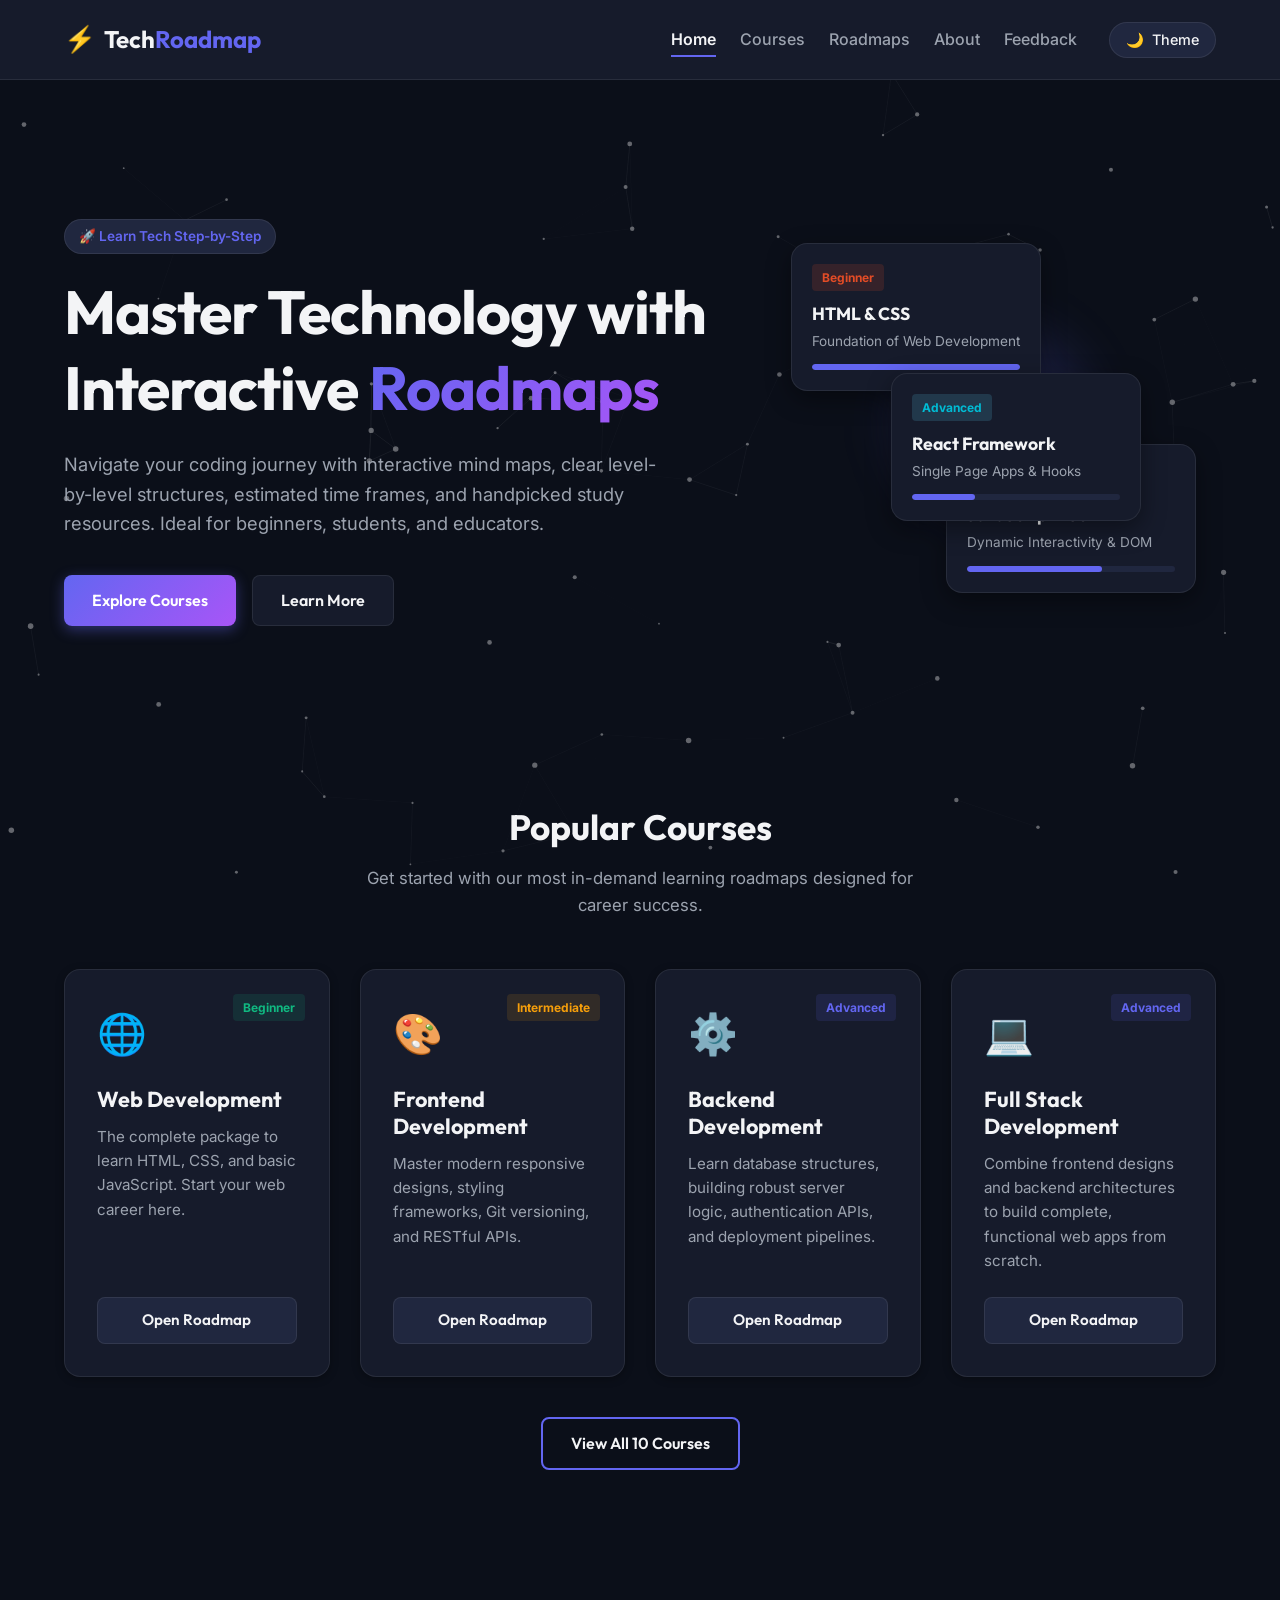
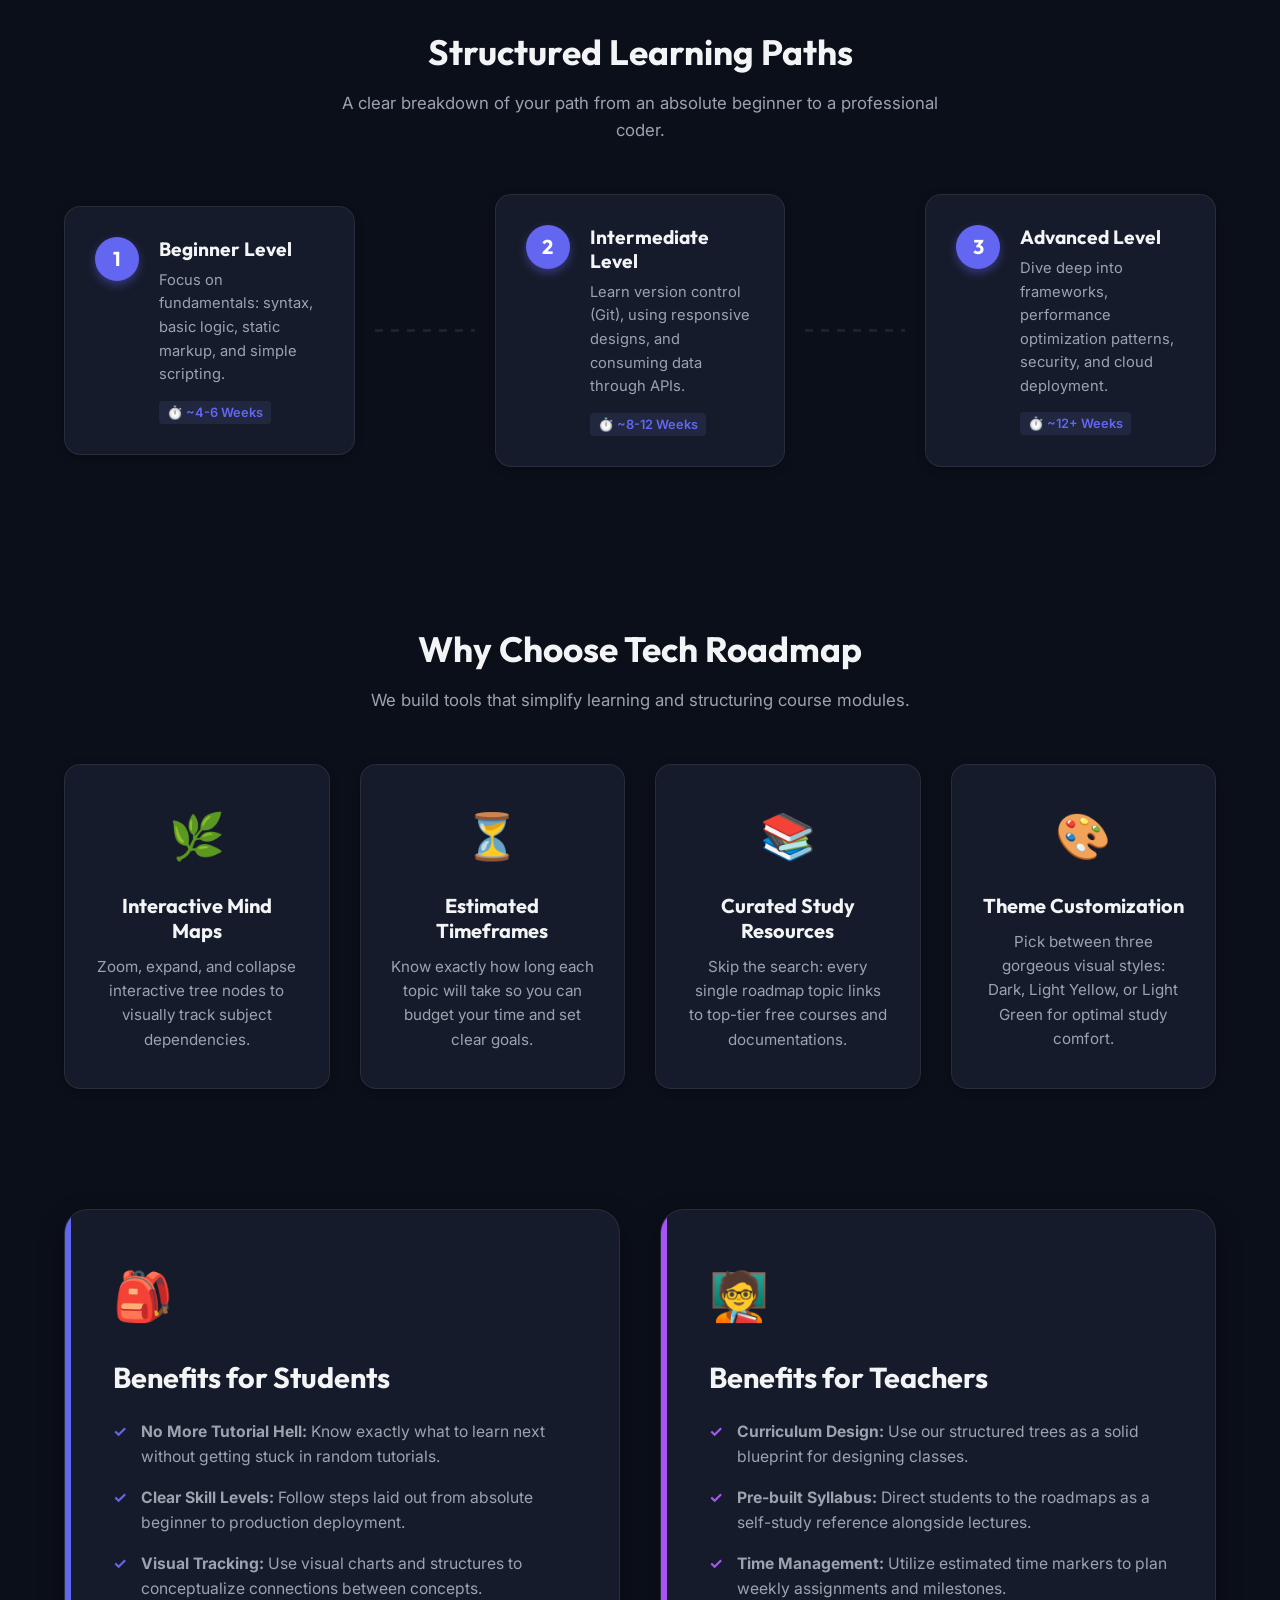
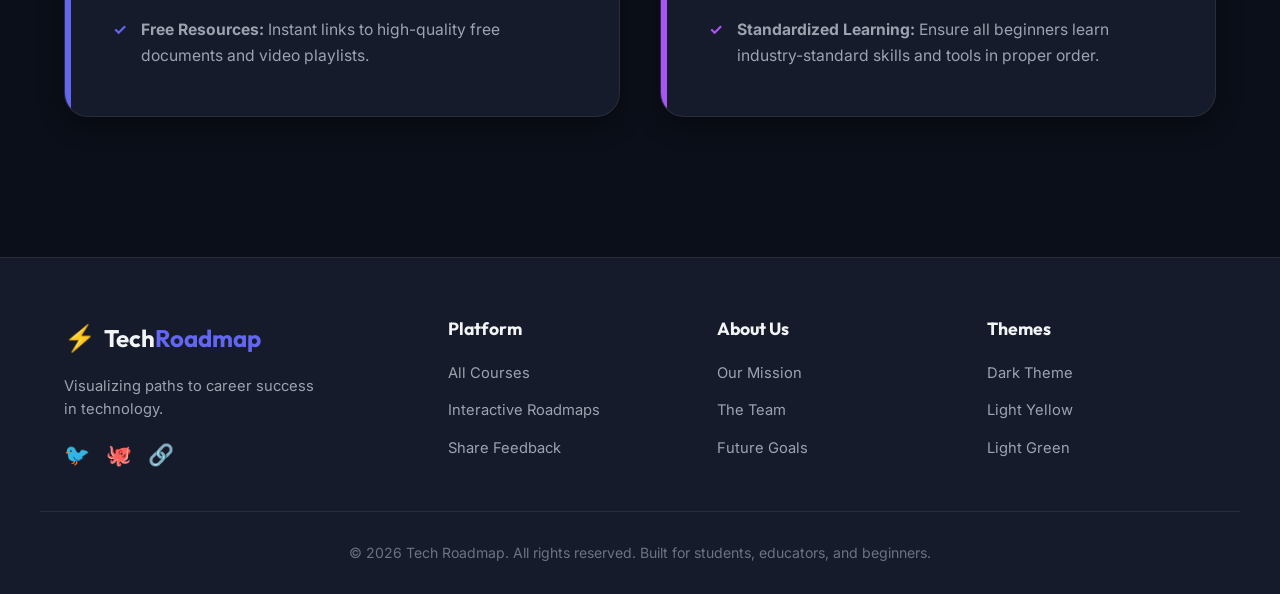
<file: index.html>
<!DOCTYPE html>
<html lang="en">
<head>
    <meta charset="UTF-8">
    <meta name="viewport" content="width=device-width, initial-scale=1.0">
    <title>Tech Roadmap - Interactive Learning Path & Mind Maps</title>
    
    <!-- Meta tags for SEO -->
    <meta name="description" content="Explore interactive tech roadmaps and mind maps for Web Development, Frontend, Backend, Python, React, and more. Perfect for students, teachers, and beginners.">
    <meta name="keywords" content="Tech Roadmap, Learning Path, Mind Map, Web Development, Frontend, Backend, Python, React, SQL, Javascript">
    <meta name="author" content="Tech Roadmap Team">

    <!-- Google Fonts: Outfit (headings) and Inter (body) for modern and sleek typography -->
    <link rel="preconnect" href="https://fonts.googleapis.com">
    <link rel="preconnect" href="https://fonts.gstatic.com" crossorigin>
    <link href="https://fonts.googleapis.com/css2?family=Inter:wght@300;400;500;600;700&family=Outfit:wght@400;500;600;700;800&display=swap" rel="stylesheet">

    <!-- Stylesheets connection -->
    <link rel="stylesheet" href="css/themes.css">
    <link rel="stylesheet" href="css/style.css">
</head>
<body class="theme-dark">
    <!-- Particle Stars Canvas Background (Controlled by js/main.js) -->
    <canvas id="particle-canvas"></canvas>

    <!-- Header & Navigation Bar -->
    <header class="header">
        <div class="nav-container container">
            <!-- Brand Logo -->
            <a href="index.html" class="logo">
                <span class="logo-icon">⚡</span>
                <span class="logo-text">Tech<span class="highlight">Roadmap</span></span>
            </a>
            
            <!-- Mobile Menu Toggle Button (Hamburger) -->
            <button class="mobile-nav-toggle" aria-label="Toggle navigation menu" id="mobile-toggle">
                <span class="bar"></span>
                <span class="bar"></span>
                <span class="bar"></span>
            </button>

            <!-- Navigation Links and Theme Toggler Menu -->
            <nav class="nav-menu" id="nav-menu">
                <ul class="nav-list">
                    <li><a href="index.html" class="nav-link active">Home</a></li>
                    <li><a href="courses.html" class="nav-link">Courses</a></li>
                    <li><a href="courses.html#roadmaps" class="nav-link">Roadmaps</a></li>
                    <li><a href="about.html" class="nav-link">About</a></li>
                    <li><a href="feedback.html" class="nav-link">Feedback</a></li>
                </ul>
                
                <!-- Theme Switcher Dropdown Wrapper -->
                <div class="theme-switcher-wrapper">
                    <button class="theme-toggle-btn" id="theme-btn" aria-haspopup="true" aria-expanded="false" title="Switch Theme">
                        <span id="theme-btn-icon">🌓</span>
                        <span class="theme-btn-text">Theme</span>
                    </button>
                    <!-- Theme Dropdown Menu List -->
                    <ul class="theme-dropdown" id="theme-dropdown" role="menu">
                        <li role="menuitem">
                            <button class="theme-opt-btn active" data-theme="dark">
                                <span class="theme-indicator theme-dark-indicator"></span>Dark Theme
                            </button>
                        </li>
                        <li role="menuitem">
                            <button class="theme-opt-btn" data-theme="yellow">
                                <span class="theme-indicator theme-yellow-indicator"></span>Light Yellow
                            </button>
                        </li>
                        <li role="menuitem">
                            <button class="theme-opt-btn" data-theme="green">
                                <span class="theme-indicator theme-green-indicator"></span>Light Green
                            </button>
                        </li>
                    </ul>
                </div>
            </nav>
        </div>
    </header>

    <!-- Main Content Wrapper -->
    <main>
        <!-- Hero Section -->
        <section class="hero-section container">
            <div class="hero-content">
                <div class="badge">🚀 Learn Tech Step-by-Step</div>
                <h1 class="hero-title">Master Technology with Interactive <span class="text-gradient">Roadmaps</span></h1>
                <p class="hero-description">
                    Navigate your coding journey with interactive mind maps, clear level-by-level structures, estimated time frames, and handpicked study resources. Ideal for beginners, students, and educators.
                </p>
                <div class="hero-actions">
                    <a href="courses.html" class="btn btn-primary">Explore Courses</a>
                    <a href="#popular-courses" class="btn btn-secondary">Learn More</a>
                </div>
            </div>
            
            <!-- Interactive Visual Float Element (Simulated course cards using CSS animations) -->
            <div class="hero-visual">
                <div class="floating-card c1">
                    <div class="card-tag html">Beginner</div>
                    <h3>HTML & CSS</h3>
                    <p>Foundation of Web Development</p>
                    <div class="card-progress"><span style="width: 100%"></span></div>
                </div>
                <div class="floating-card c2">
                    <div class="card-tag js">Intermediate</div>
                    <h3>JavaScript ES6</h3>
                    <p>Dynamic Interactivity & DOM</p>
                    <div class="card-progress"><span style="width: 65%"></span></div>
                </div>
                <div class="floating-card c3">
                    <div class="card-tag react">Advanced</div>
                    <h3>React Framework</h3>
                    <p>Single Page Apps & Hooks</p>
                    <div class="card-progress"><span style="width: 30%"></span></div>
                </div>
                <div class="visual-glow-glow"></div>
            </div>
        </section>

        <!-- Popular Courses Section -->
        <section class="popular-courses-section container" id="popular-courses">
            <div class="section-header">
                <h2 class="section-title">Popular Courses</h2>
                <p class="section-subtitle">Get started with our most in-demand learning roadmaps designed for career success.</p>
            </div>
            
            <!-- Grid containing popular course cards -->
            <div class="courses-grid">
                <!-- Course 1: Web Development -->
                <div class="course-card">
                    <div class="course-card-badge level-beginner">Beginner</div>
                    <div class="course-icon">🌐</div>
                    <h3 class="course-title">Web Development</h3>
                    <p class="course-desc">The complete package to learn HTML, CSS, and basic JavaScript. Start your web career here.</p>
                    <a href="pages/web-development.html" class="btn btn-card">Open Roadmap</a>
                </div>

                <!-- Course 2: Frontend Development -->
                <div class="course-card">
                    <div class="course-card-badge level-intermediate">Intermediate</div>
                    <div class="course-icon">🎨</div>
                    <h3 class="course-title">Frontend Development</h3>
                    <p class="course-desc">Master modern responsive designs, styling frameworks, Git versioning, and RESTful APIs.</p>
                    <a href="pages/frontend.html" class="btn btn-card">Open Roadmap</a>
                </div>

                <!-- Course 3: Backend Development -->
                <div class="course-card">
                    <div class="course-card-badge level-advanced">Advanced</div>
                    <div class="course-icon">⚙️</div>
                    <h3 class="course-title">Backend Development</h3>
                    <p class="course-desc">Learn database structures, building robust server logic, authentication APIs, and deployment pipelines.</p>
                    <a href="pages/backend.html" class="btn btn-card">Open Roadmap</a>
                </div>

                <!-- Course 4: Full Stack Development -->
                <div class="course-card">
                    <div class="course-card-badge level-advanced">Advanced</div>
                    <div class="course-icon">💻</div>
                    <h3 class="course-title">Full Stack Development</h3>
                    <p class="course-desc">Combine frontend designs and backend architectures to build complete, functional web apps from scratch.</p>
                    <a href="pages/fullstack.html" class="btn btn-card">Open Roadmap</a>
                </div>
            </div>

            <!-- Footer link to see other courses -->
            <div class="section-footer">
                <a href="courses.html" class="btn btn-outline">View All 10 Courses</a>
            </div>
        </section>

        <!-- Learning Paths Showcase Section -->
        <section class="learning-paths-section container">
            <div class="section-header">
                <h2 class="section-title">Structured Learning Paths</h2>
                <p class="section-subtitle">A clear breakdown of your path from an absolute beginner to a professional coder.</p>
            </div>

            <!-- Steps showing transition from Beginner to Advanced -->
            <div class="paths-flow">
                <div class="path-step">
                    <div class="step-num">1</div>
                    <div class="step-content">
                        <h3>Beginner Level</h3>
                        <p>Focus on fundamentals: syntax, basic logic, static markup, and simple scripting.</p>
                        <span class="path-duration">⏱️ ~4-6 Weeks</span>
                    </div>
                </div>
                <div class="path-line"></div>
                <div class="path-step">
                    <div class="step-num">2</div>
                    <div class="step-content">
                        <h3>Intermediate Level</h3>
                        <p>Learn version control (Git), using responsive designs, and consuming data through APIs.</p>
                        <span class="path-duration">⏱️ ~8-12 Weeks</span>
                    </div>
                </div>
                <div class="path-line"></div>
                <div class="path-step">
                    <div class="step-num">3</div>
                    <div class="step-content">
                        <h3>Advanced Level</h3>
                        <p>Dive deep into frameworks, performance optimization patterns, security, and cloud deployment.</p>
                        <span class="path-duration">⏱️ ~12+ Weeks</span>
                    </div>
                </div>
            </div>
        </section>

        <!-- Why Choose Us Features Grid -->
        <section class="why-choose-us container">
            <div class="section-header">
                <h2 class="section-title">Why Choose Tech Roadmap</h2>
                <p class="section-subtitle">We build tools that simplify learning and structuring course modules.</p>
            </div>

            <div class="features-grid">
                <div class="feature-box">
                    <div class="feature-icon">🌿</div>
                    <h3>Interactive Mind Maps</h3>
                    <p>Zoom, expand, and collapse interactive tree nodes to visually track subject dependencies.</p>
                </div>
                <div class="feature-box">
                    <div class="feature-icon">⏳</div>
                    <h3>Estimated Timeframes</h3>
                    <p>Know exactly how long each topic will take so you can budget your time and set clear goals.</p>
                </div>
                <div class="feature-box">
                    <div class="feature-icon">📚</div>
                    <h3>Curated Study Resources</h3>
                    <p>Skip the search: every single roadmap topic links to top-tier free courses and documentations.</p>
                </div>
                <div class="feature-box">
                    <div class="feature-icon">🎨</div>
                    <h3>Theme Customization</h3>
                    <p>Pick between three gorgeous visual styles: Dark, Light Yellow, or Light Green for optimal study comfort.</p>
                </div>
            </div>
        </section>

        <!-- Student & Teacher Benefits Section -->
        <section class="benefits-section container">
            <div class="benefits-grid">
                <!-- Students Benefits -->
                <div class="benefit-card student-benefits">
                    <div class="benefit-icon">🎒</div>
                    <h2>Benefits for Students</h2>
                    <ul class="benefit-list">
                        <li><strong>No More Tutorial Hell:</strong> Know exactly what to learn next without getting stuck in random tutorials.</li>
                        <li><strong>Clear Skill Levels:</strong> Follow steps laid out from absolute beginner to production deployment.</li>
                        <li><strong>Visual Tracking:</strong> Use visual charts and structures to conceptualize connections between concepts.</li>
                        <li><strong>Free Resources:</strong> Instant links to high-quality free documents and video playlists.</li>
                    </ul>
                </div>

                <!-- Teachers Benefits -->
                <div class="benefit-card teacher-benefits">
                    <div class="benefit-icon">🧑‍🏫</div>
                    <h2>Benefits for Teachers</h2>
                    <ul class="benefit-list">
                        <li><strong>Curriculum Design:</strong> Use our structured trees as a solid blueprint for designing classes.</li>
                        <li><strong>Pre-built Syllabus:</strong> Direct students to the roadmaps as a self-study reference alongside lectures.</li>
                        <li><strong>Time Management:</strong> Utilize estimated time markers to plan weekly assignments and milestones.</li>
                        <li><strong>Standardized Learning:</strong> Ensure all beginners learn industry-standard skills and tools in proper order.</li>
                    </ul>
                </div>
            </div>
        </section>
    </main>

    <!-- Footer Section -->
    <footer class="footer">
        <div class="container footer-grid">
            <!-- Brand Info Column -->
            <div class="footer-brand">
                <a href="index.html" class="logo">
                    <span class="logo-icon">⚡</span>
                    <span class="logo-text">Tech<span class="highlight">Roadmap</span></span>
                </a>
                <p class="footer-tagline">Visualizing paths to career success in technology.</p>
                <div class="social-links">
                    <a href="#" aria-label="Twitter">🐦</a>
                    <a href="#" aria-label="GitHub">🐙</a>
                    <a href="#" aria-label="LinkedIn">🔗</a>
                </div>
            </div>
            
            <!-- Quick Platform Links -->
            <div class="footer-links">
                <h3>Platform</h3>
                <ul>
                    <li><a href="courses.html">All Courses</a></li>
                    <li><a href="courses.html#roadmaps">Interactive Roadmaps</a></li>
                    <li><a href="feedback.html">Share Feedback</a></li>
                </ul>
            </div>

            <!-- About Information Links -->
            <div class="footer-links">
                <h3>About Us</h3>
                <ul>
                    <li><a href="about.html">Our Mission</a></li>
                    <li><a href="about.html#team">The Team</a></li>
                    <li><a href="about.html#goals">Future Goals</a></li>
                </ul>
            </div>

            <!-- Quick Theme Swapping buttons -->
            <div class="footer-links">
                <h3>Themes</h3>
                <ul>
                    <li><button class="footer-theme-link" data-theme-footer="dark">Dark Theme</button></li>
                    <li><button class="footer-theme-link" data-theme-footer="yellow">Light Yellow</button></li>
                    <li><button class="footer-theme-link" data-theme-footer="green">Light Green</button></li>
                </ul>
            </div>
        </div>
        
        <!-- Bottom Credits -->
        <div class="footer-bottom container">
            <p>&copy; 2026 Tech Roadmap. All rights reserved. Built for students, educators, and beginners.</p>
        </div>
    </footer>

    <!-- Scripts Connection -->
    <!-- theme.js is loaded first to apply body styling class immediately and prevent visual theme flash -->
    <script src="js/theme.js"></script>
    <script src="js/main.js"></script>
</body>
</html>
</file>
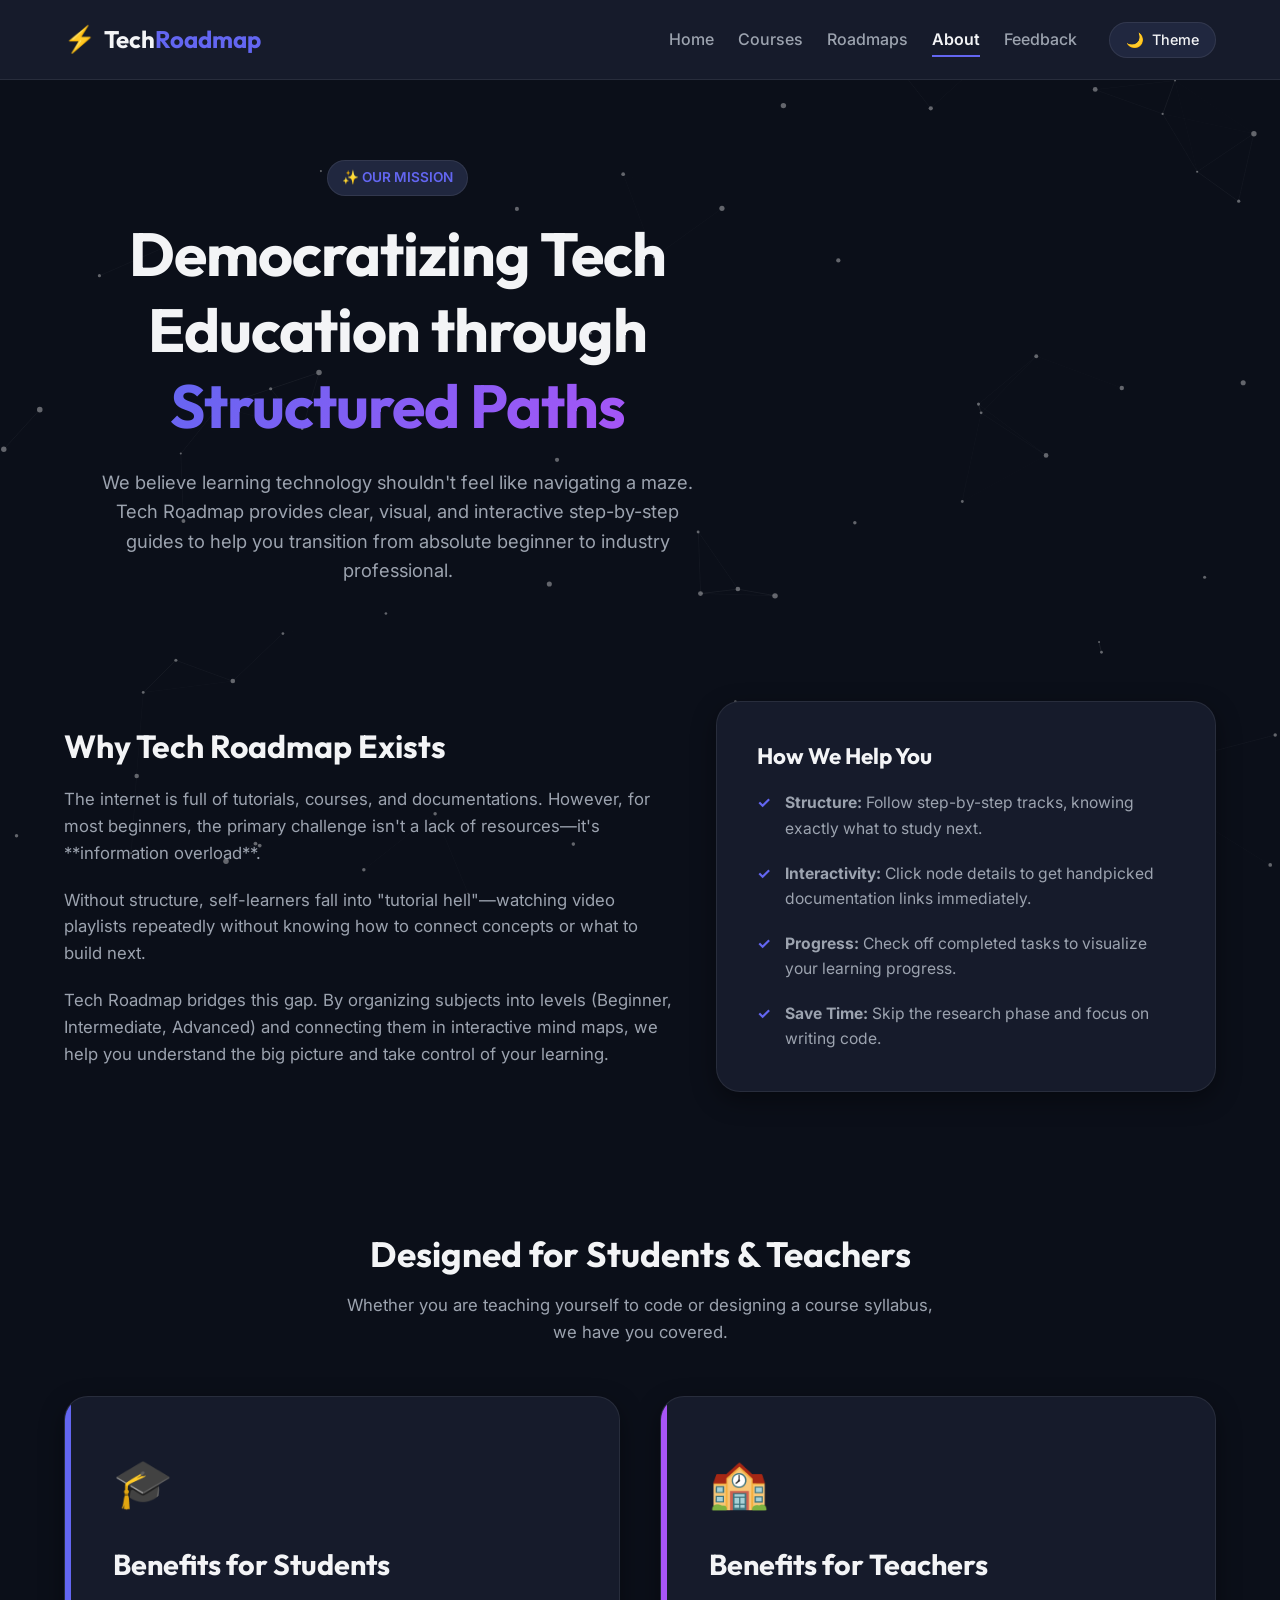
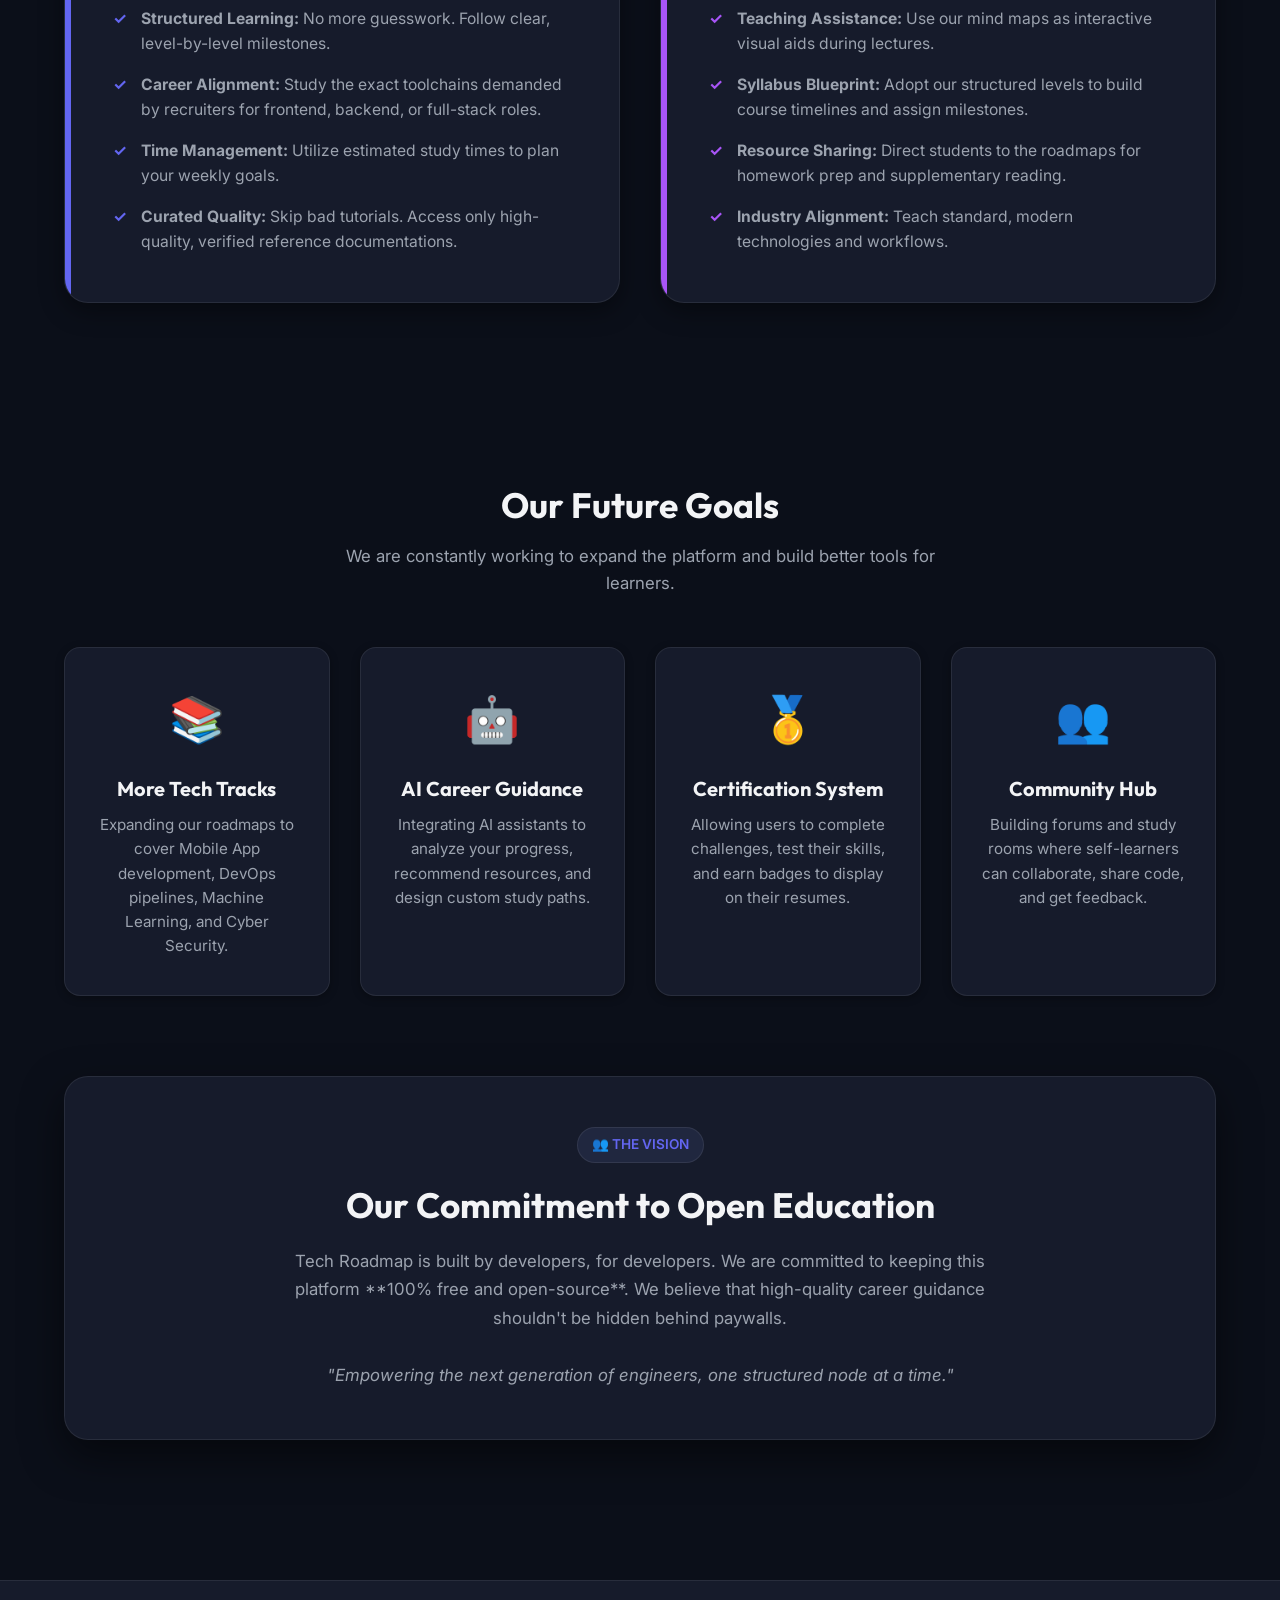
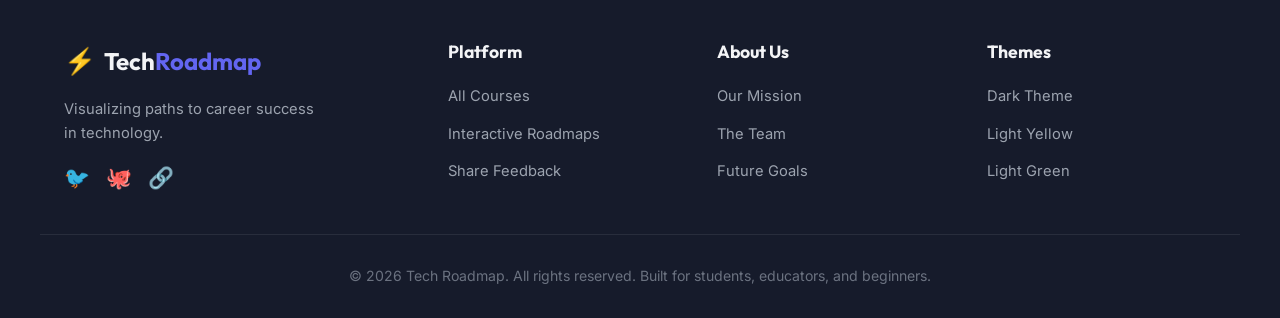
<file: about.html>
<!DOCTYPE html>
<html lang="en">
<head>
    <meta charset="UTF-8">
    <meta name="viewport" content="width=device-width, initial-scale=1.0">
    <title>Tech Roadmap - Our Mission & Vision</title>
    
    <!-- Meta tags for SEO -->
    <meta name="description" content="Learn about Tech Roadmap's mission to simplify technology learning. Explore how we help students build careers and assist teachers in curriculum prep.">
    <meta name="keywords" content="About Us, Tech Roadmap, Tech Education, Learning Paths, Student Guidance, Teacher Syllabus">
    <meta name="author" content="Tech Roadmap Team">

    <!-- Google Fonts: Outfit and Inter -->
    <link rel="preconnect" href="https://fonts.googleapis.com">
    <link rel="preconnect" href="https://fonts.gstatic.com" crossorigin>
    <link href="https://fonts.googleapis.com/css2?family=Inter:wght@300;400;500;600;700&family=Outfit:wght@400;500;600;700;800&display=swap" rel="stylesheet">

    <!-- Stylesheets connection -->
    <link rel="stylesheet" href="css/themes.css">
    <link rel="stylesheet" href="css/style.css">
</head>
<body class="theme-dark">
    <!-- Particle Stars Canvas Background -->
    <canvas id="particle-canvas"></canvas>

    <!-- Header & Navigation Bar -->
    <header class="header">
        <div class="nav-container container">
            <a href="index.html" class="logo">
                <span class="logo-icon">⚡</span>
                <span class="logo-text">Tech<span class="highlight">Roadmap</span></span>
            </a>
            
            <!-- Mobile Menu Toggle Button (Hamburger) -->
            <button class="mobile-nav-toggle" aria-label="Toggle navigation menu" id="mobile-toggle">
                <span class="bar"></span>
                <span class="bar"></span>
                <span class="bar"></span>
            </button>

            <!-- Navigation Links -->
            <nav class="nav-menu" id="nav-menu">
                <ul class="nav-list">
                    <li><a href="index.html" class="nav-link">Home</a></li>
                    <li><a href="courses.html" class="nav-link">Courses</a></li>
                    <li><a href="courses.html#roadmaps" class="nav-link">Roadmaps</a></li>
                    <li><a href="about.html" class="nav-link active">About</a></li>
                    <li><a href="feedback.html" class="nav-link">Feedback</a></li>
                </ul>
                
                <!-- Theme Switcher Control -->
                <div class="theme-switcher-wrapper">
                    <button class="theme-toggle-btn" id="theme-btn" aria-haspopup="true" aria-expanded="false" title="Switch Theme">
                        <span id="theme-btn-icon">🌓</span>
                        <span class="theme-btn-text">Theme</span>
                    </button>
                    <!-- Theme Dropdown Menu -->
                    <ul class="theme-dropdown" id="theme-dropdown" role="menu">
                        <li role="menuitem"><button class="theme-opt-btn active" data-theme="dark"><span class="theme-indicator theme-dark-indicator"></span>Dark Theme</button></li>
                        <li role="menuitem"><button class="theme-opt-btn" data-theme="yellow"><span class="theme-indicator theme-yellow-indicator"></span>Light Yellow</button></li>
                        <li role="menuitem"><button class="theme-opt-btn" data-theme="green"><span class="theme-indicator theme-green-indicator"></span>Light Green</button></li>
                    </ul>
                </div>
            </nav>
        </div>
    </header>

    <!-- Main Content -->
    <main>
        <!-- Hero Section -->
        <section class="hero-section container" style="min-height: auto; padding: 80px 24px 40px;">
            <div class="hero-content" style="max-width: 800px; margin: 0 auto; text-align: center; align-items: center;">
                <div class="badge">✨ OUR MISSION</div>
                <h1 class="hero-title">Democratizing Tech Education through <span class="text-gradient">Structured Paths</span></h1>
                <p class="hero-description" style="margin-left: auto; margin-right: auto;">
                    We believe learning technology shouldn't feel like navigating a maze. Tech Roadmap provides clear, visual, and interactive step-by-step guides to help you transition from absolute beginner to industry professional.
                </p>
            </div>
        </section>

        <!-- Our Mission Section -->
        <section class="container" style="padding: 40px 24px 60px;">
            <div class="benefits-grid" style="grid-template-columns: 1.1fr 0.9fr; gap: 40px; align-items: center;">
                <!-- Why this platform exists -->
                <div>
                    <h2 style="font-size: 2rem; margin-bottom: 20px; font-family: 'Outfit', sans-serif;">Why Tech Roadmap Exists</h2>
                    <p style="color: var(--text-secondary); margin-bottom: 20px; font-size: 1.05rem;">
                        The internet is full of tutorials, courses, and documentations. However, for most beginners, the primary challenge isn't a lack of resources—it's **information overload**. 
                    </p>
                    <p style="color: var(--text-secondary); margin-bottom: 20px; font-size: 1.05rem;">
                        Without structure, self-learners fall into "tutorial hell"—watching video playlists repeatedly without knowing how to connect concepts or what to build next.
                    </p>
                    <p style="color: var(--text-secondary); font-size: 1.05rem;">
                        Tech Roadmap bridges this gap. By organizing subjects into levels (Beginner, Intermediate, Advanced) and connecting them in interactive mind maps, we help you understand the big picture and take control of your learning.
                    </p>
                </div>
                <!-- How it helps students graphic block -->
                <div style="background-color: var(--bg-secondary); border: 1px solid var(--border-color); padding: 40px; border-radius: var(--border-radius-lg); box-shadow: var(--shadow-md);">
                    <h3 style="font-size: 1.4rem; margin-bottom: 20px; font-family: 'Outfit', sans-serif;">How We Help You</h3>
                    <ul class="benefit-list" style="gap: 20px;">
                        <li><strong>Structure:</strong> Follow step-by-step tracks, knowing exactly what to study next.</li>
                        <li><strong>Interactivity:</strong> Click node details to get handpicked documentation links immediately.</li>
                        <li><strong>Progress:</strong> Check off completed tasks to visualize your learning progress.</li>
                        <li><strong>Save Time:</strong> Skip the research phase and focus on writing code.</li>
                    </ul>
                </div>
            </div>
        </section>

        <!-- Audience Benefits Section -->
        <section class="benefits-section container" style="padding-top: 40px;">
            <div class="section-header">
                <h2 class="section-title">Designed for Students & Teachers</h2>
                <p class="section-subtitle">Whether you are teaching yourself to code or designing a course syllabus, we have you covered.</p>
            </div>
            
            <div class="benefits-grid">
                <!-- For Students -->
                <div class="benefit-card student-benefits">
                    <div class="benefit-icon">🎓</div>
                    <h2>Benefits for Students</h2>
                    <ul class="benefit-list">
                        <li><strong>Structured Learning:</strong> No more guesswork. Follow clear, level-by-level milestones.</li>
                        <li><strong>Career Alignment:</strong> Study the exact toolchains demanded by recruiters for frontend, backend, or full-stack roles.</li>
                        <li><strong>Time Management:</strong> Utilize estimated study times to plan your weekly goals.</li>
                        <li><strong>Curated Quality:</strong> Skip bad tutorials. Access only high-quality, verified reference documentations.</li>
                    </ul>
                </div>

                <!-- For Teachers -->
                <div class="benefit-card teacher-benefits">
                    <div class="benefit-icon">🏫</div>
                    <h2>Benefits for Teachers</h2>
                    <ul class="benefit-list">
                        <li><strong>Teaching Assistance:</strong> Use our mind maps as interactive visual aids during lectures.</li>
                        <li><strong>Syllabus Blueprint:</strong> Adopt our structured levels to build course timelines and assign milestones.</li>
                        <li><strong>Resource Sharing:</strong> Direct students to the roadmaps for homework prep and supplementary reading.</li>
                        <li><strong>Industry Alignment:</strong> Teach standard, modern technologies and workflows.</li>
                    </ul>
                </div>
            </div>
        </section>

        <!-- Future Goals Section -->
        <section class="container" style="padding: 60px 24px 80px;">
            <div class="section-header">
                <h2 class="section-title">Our Future Goals</h2>
                <p class="section-subtitle">We are constantly working to expand the platform and build better tools for learners.</p>
            </div>

            <div class="features-grid" style="grid-template-columns: repeat(auto-fit, minmax(260px, 1fr)); gap: 30px;">
                <!-- Goal 1 -->
                <div class="feature-box">
                    <div class="feature-icon">📚</div>
                    <h3>More Tech Tracks</h3>
                    <p>Expanding our roadmaps to cover Mobile App development, DevOps pipelines, Machine Learning, and Cyber Security.</p>
                </div>
                <!-- Goal 2 -->
                <div class="feature-box">
                    <div class="feature-icon">🤖</div>
                    <h3>AI Career Guidance</h3>
                    <p>Integrating AI assistants to analyze your progress, recommend resources, and design custom study paths.</p>
                </div>
                <!-- Goal 3 -->
                <div class="feature-box">
                    <div class="feature-icon">🥇</div>
                    <h3>Certification System</h3>
                    <p>Allowing users to complete challenges, test their skills, and earn badges to display on their resumes.</p>
                </div>
                <!-- Goal 4 -->
                <div class="feature-box">
                    <div class="feature-icon">👥</div>
                    <h3>Community Hub</h3>
                    <p>Building forums and study rooms where self-learners can collaborate, share code, and get feedback.</p>
                </div>
            </div>
        </section>

        <!-- Team / Creator Section -->
        <section class="container" style="padding-bottom: 80px;">
            <div style="background-color: var(--bg-secondary); border: 1px solid var(--border-color); border-radius: var(--border-radius-lg); padding: 50px; text-align: center; box-shadow: var(--shadow-lg); position: relative; overflow: hidden;">
                <div class="badge">👥 THE VISION</div>
                <h2 style="font-size: 2.2rem; margin-bottom: 20px; font-family: 'Outfit', sans-serif;">Our Commitment to Open Education</h2>
                <p style="color: var(--text-secondary); max-width: 700px; margin: 0 auto 30px; font-size: 1.05rem; line-height: 1.7;">
                    Tech Roadmap is built by developers, for developers. We are committed to keeping this platform **100% free and open-source**. We believe that high-quality career guidance shouldn't be hidden behind paywalls.
                </p>
                <p style="color: var(--text-secondary); max-width: 700px; margin: 0 auto; font-size: 1.05rem; font-style: italic;">
                    "Empowering the next generation of engineers, one structured node at a time."
                </p>
                <div class="visual-glow-glow" style="top: 50%; left: 50%; transform: translate(-50%, -50%);"></div>
            </div>
        </section>
    </main>

    <!-- Footer Section -->
    <footer class="footer">
        <div class="container footer-grid">
            <div class="footer-brand">
                <a href="index.html" class="logo">
                    <span class="logo-icon">⚡</span>
                    <span class="logo-text">Tech<span class="highlight">Roadmap</span></span>
                </a>
                <p class="footer-tagline">Visualizing paths to career success in technology.</p>
                <div class="social-links">
                    <a href="#" aria-label="Twitter">🐦</a>
                    <a href="#" aria-label="GitHub">🐙</a>
                    <a href="#" aria-label="LinkedIn">🔗</a>
                </div>
            </div>
            
            <div class="footer-links">
                <h3>Platform</h3>
                <ul>
                    <li><a href="courses.html">All Courses</a></li>
                    <li><a href="courses.html#roadmaps">Interactive Roadmaps</a></li>
                    <li><a href="feedback.html">Share Feedback</a></li>
                </ul>
            </div>

            <div class="footer-links">
                <h3>About Us</h3>
                <ul>
                    <li><a href="about.html">Our Mission</a></li>
                    <li><a href="about.html#team">The Team</a></li>
                    <li><a href="about.html#goals">Future Goals</a></li>
                </ul>
            </div>

            <div class="footer-links">
                <h3>Themes</h3>
                <ul>
                    <li><button class="footer-theme-link" data-theme-footer="dark">Dark Theme</button></li>
                    <li><button class="footer-theme-link" data-theme-footer="yellow">Light Yellow</button></li>
                    <li><button class="footer-theme-link" data-theme-footer="green">Light Green</button></li>
                </ul>
            </div>
        </div>
        
        <div class="footer-bottom container">
            <p>&copy; 2026 Tech Roadmap. All rights reserved. Built for students, educators, and beginners.</p>
        </div>
    </footer>

    <!-- Scripts Connection -->
    <script src="js/theme.js"></script>
    <script src="js/main.js"></script>
</body>
</html>
</file>
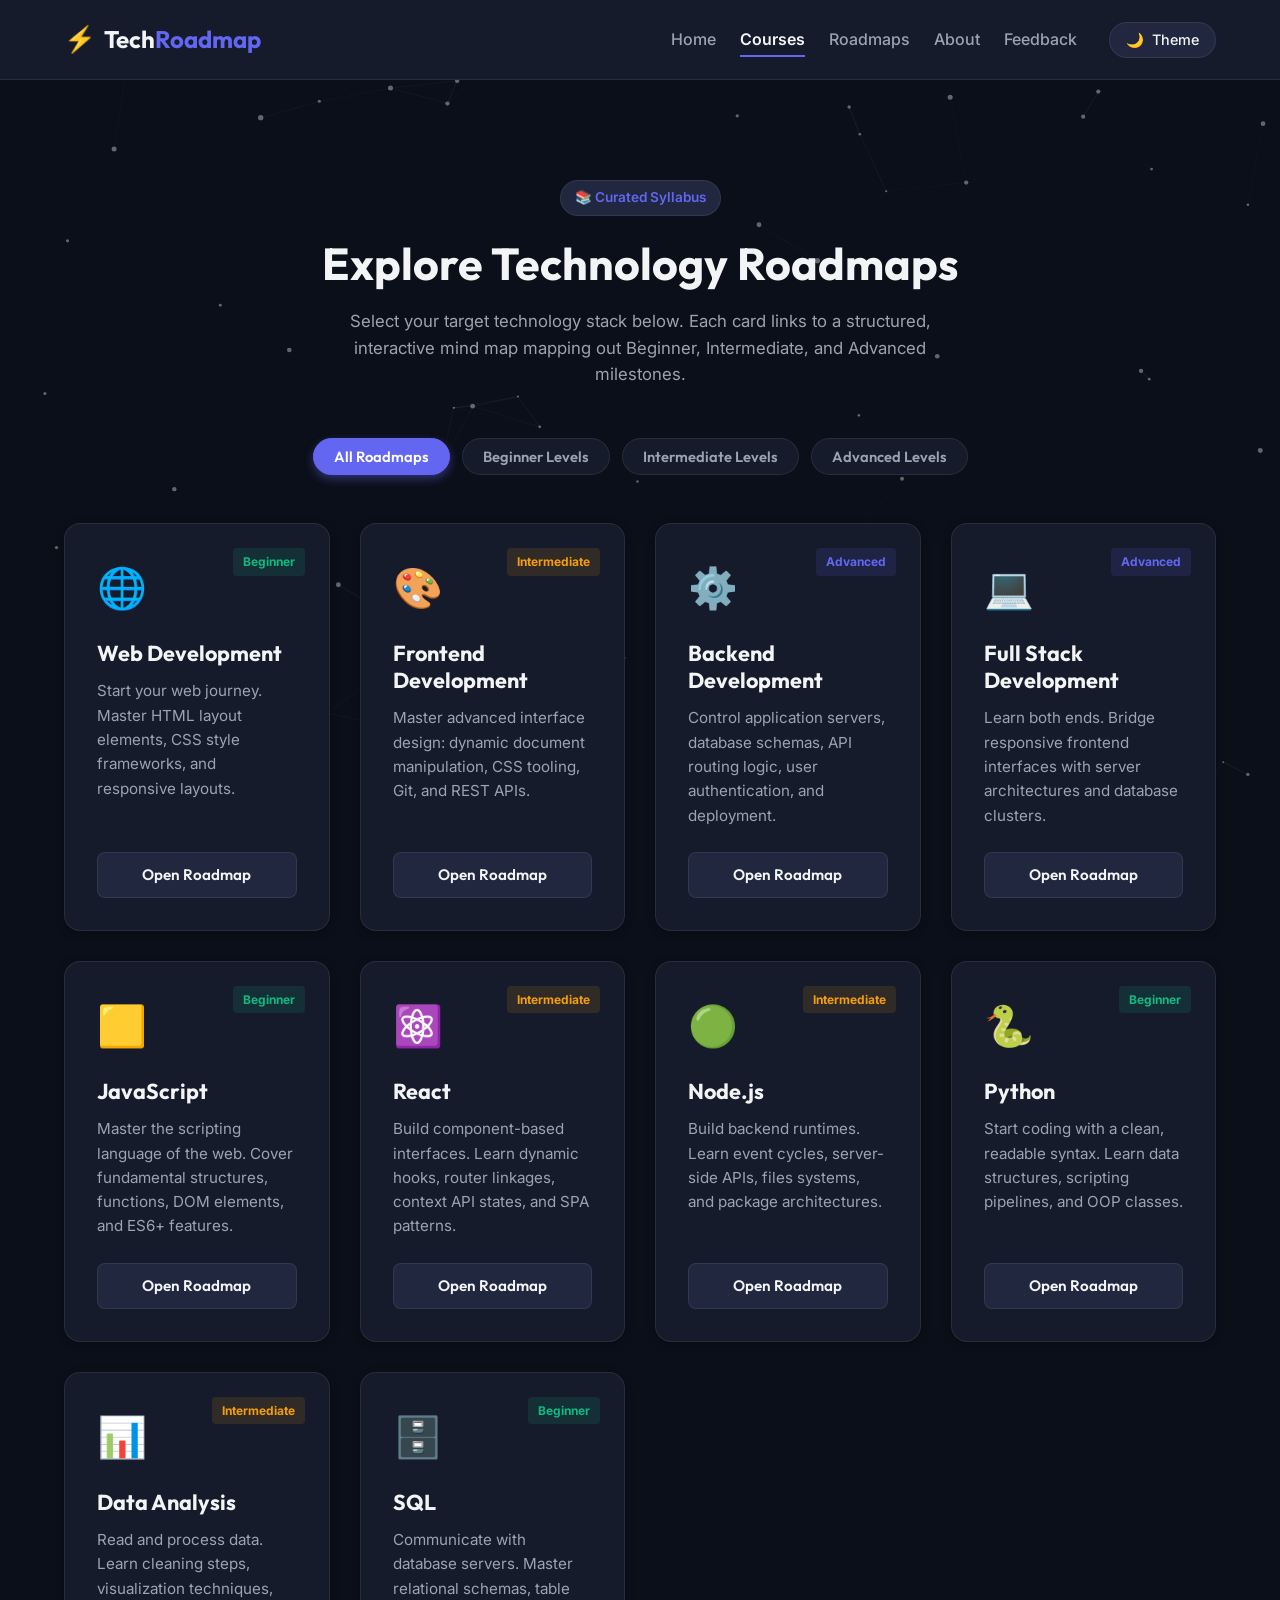
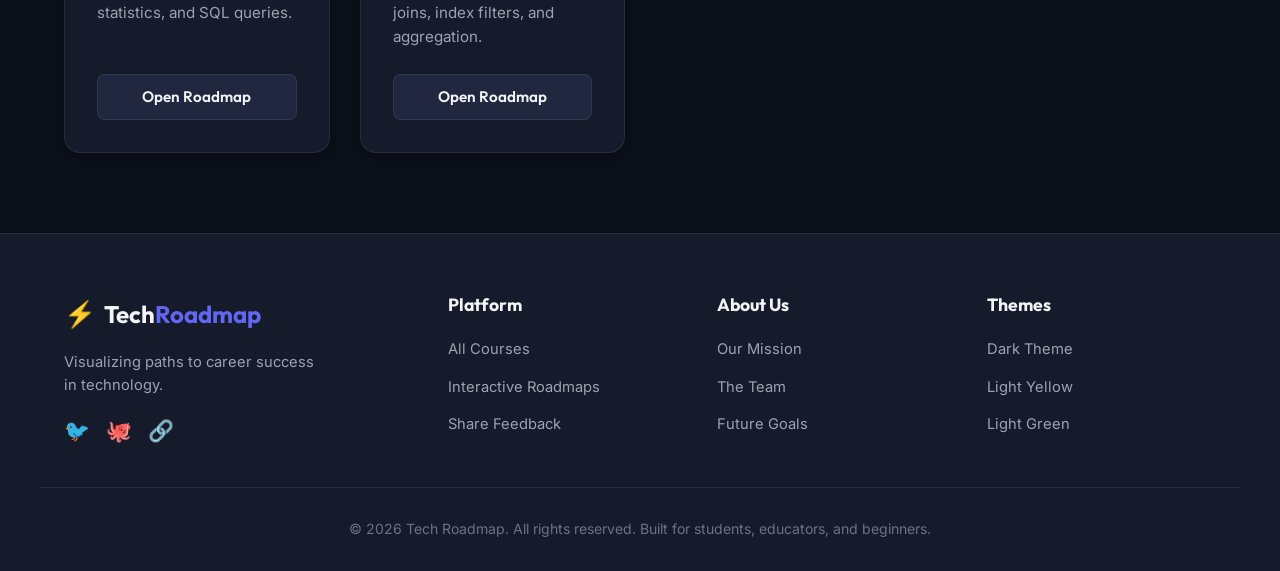
<file: courses.html>
<!DOCTYPE html>
<html lang="en">
<head>
    <meta charset="UTF-8">
    <meta name="viewport" content="width=device-width, initial-scale=1.0">
    <title>Tech Roadmap - Courses Library</title>
    <!-- Meta tags for SEO -->
    <meta name="description" content="Browse our collection of 10 comprehensive learning roadmaps. Filter by skill levels: Web Development, Frontend, Backend, Python, React, SQL, and Data Analysis.">
    <meta name="keywords" content="Learning Paths, Interactive Roadmap, Web Dev, Programming, Frontend, Backend, React, Python, Data Analytics">
    <meta name="author" content="Tech Roadmap Team">

    <!-- Google Fonts: Outfit and Inter -->
    <link rel="preconnect" href="https://fonts.googleapis.com">
    <link rel="preconnect" href="https://fonts.gstatic.com" crossorigin>
    <link href="https://fonts.googleapis.com/css2?family=Inter:wght@300;400;500;600;700&family=Outfit:wght@400;500;600;700;800&display=swap" rel="stylesheet">

    <!-- Stylesheets connection -->
    <link rel="stylesheet" href="css/themes.css">
    <link rel="stylesheet" href="css/style.css">

    <!-- Simple in-page styling for the category filtering bar -->
    <style>
        .filter-container {
            display: flex;
            justify-content: center;
            align-items: center;
            gap: 12px;
            margin-bottom: 48px;
            flex-wrap: wrap;
        }

        .filter-btn {
            padding: 8px 20px;
            font-size: 0.92rem;
            font-weight: 600;
            border-radius: 50px;
            background-color: var(--bg-secondary);
            border: 1px solid var(--border-color);
            color: var(--text-secondary);
            transition: all var(--transition-fast);
            font-family: 'Outfit', sans-serif;
        }

        .filter-btn:hover {
            color: var(--text-primary);
            border-color: var(--accent-primary);
        }

        .filter-btn.active {
            background-color: var(--accent-primary);
            color: #ffffff !important;
            border-color: var(--accent-primary);
            box-shadow: 0 4px 10px var(--accent-glow);
        }

        /* Smoothly hide filtered out cards */
        .course-card.hide {
            display: none !important;
        }
    </style>
</head>
<body class="theme-dark">
    <!-- Particle Stars Canvas Background -->
    <canvas id="particle-canvas"></canvas>

    <!-- Header & Navigation Bar -->
    <header class="header">
        <div class="nav-container container">
            <a href="index.html" class="logo">
                <span class="logo-icon">⚡</span>
                <span class="logo-text">Tech<span class="highlight">Roadmap</span></span>
            </a>
            
            <!-- Mobile Menu Toggle Button (Hamburger) -->
            <button class="mobile-nav-toggle" aria-label="Toggle navigation menu" id="mobile-toggle">
                <span class="bar"></span>
                <span class="bar"></span>
                <span class="bar"></span>
            </button>

            <!-- Navigation Links -->
            <nav class="nav-menu" id="nav-menu">
                <ul class="nav-list">
                    <li><a href="index.html" class="nav-link">Home</a></li>
                    <li><a href="courses.html" class="nav-link active">Courses</a></li>
                    <li><a href="#roadmaps" class="nav-link">Roadmaps</a></li>
                    <li><a href="about.html" class="nav-link">About</a></li>
                    <li><a href="feedback.html" class="nav-link">Feedback</a></li>
                </ul>
                
                <!-- Theme Switcher Control -->
                <div class="theme-switcher-wrapper">
                    <button class="theme-toggle-btn" id="theme-btn" aria-haspopup="true" aria-expanded="false" title="Switch Theme">
                        <span id="theme-btn-icon">🌓</span>
                        <span class="theme-btn-text">Theme</span>
                    </button>
                    <!-- Theme Dropdown Menu -->
                    <ul class="theme-dropdown" id="theme-dropdown" role="menu">
                        <li role="menuitem"><button class="theme-opt-btn active" data-theme="dark"><span class="theme-indicator theme-dark-indicator"></span>Dark Theme</button></li>
                        <li role="menuitem"><button class="theme-opt-btn" data-theme="yellow"><span class="theme-indicator theme-yellow-indicator"></span>Light Yellow</button></li>
                        <li role="menuitem"><button class="theme-opt-btn" data-theme="green"><span class="theme-indicator theme-green-indicator"></span>Light Green</button></li>
                    </ul>
                </div>
            </nav>
        </div>
    </header>

    <!-- Main Content -->
    <main class="container" style="padding-top: 60px;">
        <!-- Page Header -->
        <div class="section-header" id="roadmaps">
            <div class="badge">📚 Curated Syllabus</div>
            <h1 class="section-title" style="font-size: 2.8rem; font-family: 'Outfit', sans-serif;">Explore Technology Roadmaps</h1>
            <p class="section-subtitle">Select your target technology stack below. Each card links to a structured, interactive mind map mapping out Beginner, Intermediate, and Advanced milestones.</p>
        </div>

        <!-- Level Filtering Controls -->
        <div class="filter-container">
            <button class="filter-btn active" data-filter="all">All Roadmaps</button>
            <button class="filter-btn" data-filter="beginner">Beginner Levels</button>
            <button class="filter-btn" data-filter="intermediate">Intermediate Levels</button>
            <button class="filter-btn" data-filter="advanced">Advanced Levels</button>
        </div>

        <!-- Course Cards Grid Section -->
        <div class="courses-grid" style="margin-bottom: 80px;">
            <!-- 1. Web Development -->
            <div class="course-card" data-level="beginner">
                <div class="course-card-badge level-beginner">Beginner</div>
                <div class="course-icon">🌐</div>
                <h3 class="course-title">Web Development</h3>
                <p class="course-desc">Start your web journey. Master HTML layout elements, CSS style frameworks, and responsive layouts.</p>
                <a href="pages/web-development.html" class="btn btn-card" data-course-id="web-development">Open Roadmap</a>
            </div>

            <!-- 2. Frontend Development -->
            <div class="course-card" data-level="intermediate">
                <div class="course-card-badge level-intermediate">Intermediate</div>
                <div class="course-icon">🎨</div>
                <h3 class="course-title">Frontend Development</h3>
                <p class="course-desc">Master advanced interface design: dynamic document manipulation, CSS tooling, Git, and REST APIs.</p>
                <a href="pages/frontend.html" class="btn btn-card" data-course-id="frontend">Open Roadmap</a>
            </div>

            <!-- 3. Backend Development -->
            <div class="course-card" data-level="advanced">
                <div class="course-card-badge level-advanced">Advanced</div>
                <div class="course-icon">⚙️</div>
                <h3 class="course-title">Backend Development</h3>
                <p class="course-desc">Control application servers, database schemas, API routing logic, user authentication, and deployment.</p>
                <a href="pages/backend.html" class="btn btn-card" data-course-id="backend">Open Roadmap</a>
            </div>

            <!-- 4. Full Stack Development -->
            <div class="course-card" data-level="advanced">
                <div class="course-card-badge level-advanced">Advanced</div>
                <div class="course-icon">💻</div>
                <h3 class="course-title">Full Stack Development</h3>
                <p class="course-desc">Learn both ends. Bridge responsive frontend interfaces with server architectures and database clusters.</p>
                <a href="pages/fullstack.html" class="btn btn-card" data-course-id="fullstack">Open Roadmap</a>
            </div>

            <!-- 5. JavaScript -->
            <div class="course-card" data-level="beginner">
                <div class="course-card-badge level-beginner">Beginner</div>
                <div class="course-icon">🟨</div>
                <h3 class="course-title">JavaScript</h3>
                <p class="course-desc">Master the scripting language of the web. Cover fundamental structures, functions, DOM elements, and ES6+ features.</p>
                <a href="pages/javascript.html" class="btn btn-card" data-course-id="javascript">Open Roadmap</a>
            </div>

            <!-- 6. React -->
            <div class="course-card" data-level="intermediate">
                <div class="course-card-badge level-intermediate">Intermediate</div>
                <div class="course-icon">⚛️</div>
                <h3 class="course-title">React</h3>
                <p class="course-desc">Build component-based interfaces. Learn dynamic hooks, router linkages, context API states, and SPA patterns.</p>
                <a href="pages/react.html" class="btn btn-card" data-course-id="react">Open Roadmap</a>
            </div>

            <!-- 7. Node.js -->
            <div class="course-card" data-level="intermediate">
                <div class="course-card-badge level-intermediate">Intermediate</div>
                <div class="course-icon">🟢</div>
                <h3 class="course-title">Node.js</h3>
                <p class="course-desc">Build backend runtimes. Learn event cycles, server-side APIs, files systems, and package architectures.</p>
                <a href="pages/nodejs.html" class="btn btn-card" data-course-id="nodejs">Open Roadmap</a>
            </div>

            <!-- 8. Python -->
            <div class="course-card" data-level="beginner">
                <div class="course-card-badge level-beginner">Beginner</div>
                <div class="course-icon">🐍</div>
                <h3 class="course-title">Python</h3>
                <p class="course-desc">Start coding with a clean, readable syntax. Learn data structures, scripting pipelines, and OOP classes.</p>
                <a href="pages/python.html" class="btn btn-card" data-course-id="python">Open Roadmap</a>
            </div>

            <!-- 9. Data Analysis -->
            <div class="course-card" data-level="intermediate">
                <div class="course-card-badge level-intermediate">Intermediate</div>
                <div class="course-icon">📊</div>
                <h3 class="course-title">Data Analysis</h3>
                <p class="course-desc">Read and process data. Learn cleaning steps, visualization techniques, statistics, and SQL queries.</p>
                <a href="pages/data-analysis.html" class="btn btn-card" data-course-id="data-analysis">Open Roadmap</a>
            </div>

            <!-- 10. SQL -->
            <div class="course-card" data-level="beginner">
                <div class="course-card-badge level-beginner">Beginner</div>
                <div class="course-icon">🗄️</div>
                <h3 class="course-title">SQL</h3>
                <p class="course-desc">Communicate with database servers. Master relational schemas, table joins, index filters, and aggregation.</p>
                <a href="pages/sql.html" class="btn btn-card" data-course-id="sql">Open Roadmap</a>
            </div>
        </div>
    </main>

    <!-- Footer Section -->
    <footer class="footer">
        <div class="container footer-grid">
            <div class="footer-brand">
                <a href="index.html" class="logo">
                    <span class="logo-icon">⚡</span>
                    <span class="logo-text">Tech<span class="highlight">Roadmap</span></span>
                </a>
                <p class="footer-tagline">Visualizing paths to career success in technology.</p>
                <div class="social-links">
                    <a href="#" aria-label="Twitter">🐦</a>
                    <a href="#" aria-label="GitHub">🐙</a>
                    <a href="#" aria-label="LinkedIn">🔗</a>
                </div>
            </div>
            
            <div class="footer-links">
                <h3>Platform</h3>
                <ul>
                    <li><a href="courses.html">All Courses</a></li>
                    <li><a href="courses.html#roadmaps">Interactive Roadmaps</a></li>
                    <li><a href="feedback.html">Share Feedback</a></li>
                </ul>
            </div>

            <div class="footer-links">
                <h3>About Us</h3>
                <ul>
                    <li><a href="about.html">Our Mission</a></li>
                    <li><a href="about.html#team">The Team</a></li>
                    <li><a href="about.html#goals">Future Goals</a></li>
                </ul>
            </div>

            <div class="footer-links">
                <h3>Themes</h3>
                <ul>
                    <li><button class="footer-theme-link" data-theme-footer="dark">Dark Theme</button></li>
                    <li><button class="footer-theme-link" data-theme-footer="yellow">Light Yellow</button></li>
                    <li><button class="footer-theme-link" data-theme-footer="green">Light Green</button></li>
                </ul>
            </div>
        </div>
        
        <div class="footer-bottom container">
            <p>&copy; 2026 Tech Roadmap. All rights reserved. Built for students, educators, and beginners.</p>
        </div>
    </footer>

    <!-- Scripts Connection -->
    <script src="js/theme.js"></script>
    <script src="js/main.js"></script>

    <!-- Dynamic Level Filtering Script & Last Visited Course Storage -->
    <script>
        document.addEventListener('DOMContentLoaded', () => {
            // ==========================================
            // 1. DYNAMIC LEVEL FILTERING
            // ==========================================
            const filterButtons = document.querySelectorAll('.filter-btn');
            const courseCards = document.querySelectorAll('.course-card');

            filterButtons.forEach(btn => {
                btn.addEventListener('click', () => {
                    // Update active button state
                    filterButtons.forEach(b => b.classList.remove('active'));
                    btn.classList.add('active');

                    // Filter cards
                    const filterValue = btn.getAttribute('data-filter');
                    
                    courseCards.forEach(card => {
                        const cardLevel = card.getAttribute('data-level');
                        if (filterValue === 'all' || cardLevel === filterValue) {
                            card.classList.remove('hide');
                        } else {
                            card.classList.add('hide');
                        }
                    });
                });
            });

            // ==========================================
            // 2. SAVE LAST VISITED COURSE IN LOCALSTORAGE
            // ==========================================
            const courseButtons = document.querySelectorAll('.btn-card');
            
            courseButtons.forEach(btn => {
                btn.addEventListener('click', function() {
                    const courseId = this.getAttribute('data-course-id');
                    const courseName = this.closest('.course-card').querySelector('.course-title').textContent;
                    
                    const visitedData = {
                        id: courseId,
                        name: courseName,
                        timestamp: new Date().toISOString()
                    };
                    
                    // Save to local storage
                    localStorage.setItem('tech-roadmap-last-visited', JSON.stringify(visitedData));
                });
            });
        });
    </script>
</body>
</html>
</file>
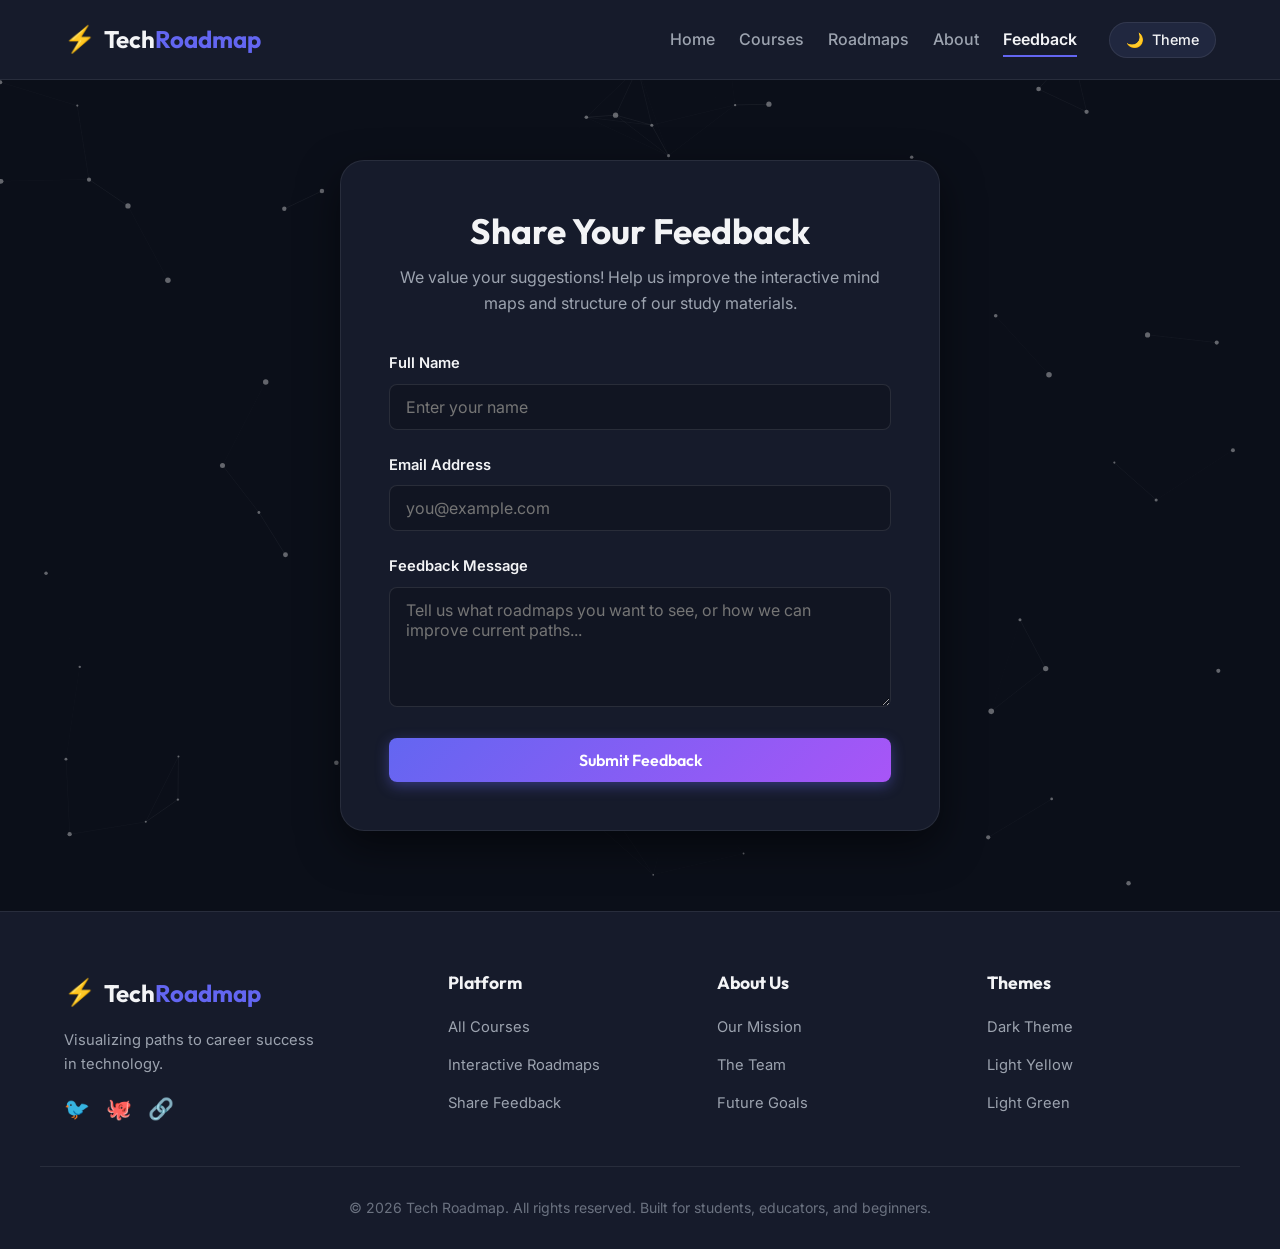
<file: feedback.html>
<!DOCTYPE html>
<html lang="en">
<head>
    <meta charset="UTF-8">
    <meta name="viewport" content="width=device-width, initial-scale=1.0">
    <title>Tech Roadmap - Share Feedback</title>
    <!-- Meta tags for SEO -->
    <meta name="description" content="Share your reviews, suggestions, and feedback with the Tech Roadmap team. We use your inputs to build better visual learning paths.">
    <meta name="keywords" content="Feedback, Contact Us, Suggest Roadmap, Tech Learning Review">
    <meta name="author" content="Tech Roadmap Team">

    <!-- Google Fonts: Outfit and Inter -->
    <link rel="preconnect" href="https://fonts.googleapis.com">
    <link rel="preconnect" href="https://fonts.gstatic.com" crossorigin>
    <link href="https://fonts.googleapis.com/css2?family=Inter:wght@300;400;500;600;700&family=Outfit:wght@400;500;600;700;800&display=swap" rel="stylesheet">

    <!-- Stylesheets connection -->
    <link rel="stylesheet" href="css/themes.css">
    <link rel="stylesheet" href="css/style.css">
</head>
<body class="theme-dark">
    <!-- Particle Stars Canvas Background -->
    <canvas id="particle-canvas"></canvas>

    <!-- Header & Navigation Bar -->
    <header class="header">
        <div class="nav-container container">
            <a href="index.html" class="logo">
                <span class="logo-icon">⚡</span>
                <span class="logo-text">Tech<span class="highlight">Roadmap</span></span>
            </a>
            
            <!-- Mobile Menu Toggle Button (Hamburger) -->
            <button class="mobile-nav-toggle" aria-label="Toggle navigation menu" id="mobile-toggle">
                <span class="bar"></span>
                <span class="bar"></span>
                <span class="bar"></span>
            </button>

            <!-- Navigation Links -->
            <nav class="nav-menu" id="nav-menu">
                <ul class="nav-list">
                    <li><a href="index.html" class="nav-link">Home</a></li>
                    <li><a href="courses.html" class="nav-link">Courses</a></li>
                    <li><a href="courses.html#roadmaps" class="nav-link">Roadmaps</a></li>
                    <li><a href="about.html" class="nav-link">About</a></li>
                    <li><a href="feedback.html" class="nav-link active">Feedback</a></li>
                </ul>
                
                <!-- Theme Switcher Control -->
                <div class="theme-switcher-wrapper">
                    <button class="theme-toggle-btn" id="theme-btn" aria-haspopup="true" aria-expanded="false" title="Switch Theme">
                        <span id="theme-btn-icon">🌓</span>
                        <span class="theme-btn-text">Theme</span>
                    </button>
                    <!-- Theme Dropdown Menu -->
                    <ul class="theme-dropdown" id="theme-dropdown" role="menu">
                        <li role="menuitem"><button class="theme-opt-btn active" data-theme="dark"><span class="theme-indicator theme-dark-indicator"></span>Dark Theme</button></li>
                        <li role="menuitem"><button class="theme-opt-btn" data-theme="yellow"><span class="theme-indicator theme-yellow-indicator"></span>Light Yellow</button></li>
                        <li role="menuitem"><button class="theme-opt-btn" data-theme="green"><span class="theme-indicator theme-green-indicator"></span>Light Green</button></li>
                    </ul>
                </div>
            </nav>
        </div>
    </header>

    <!-- Main Content wrapper -->
    <main class="container" style="padding-top: 40px;">
        <!-- Feedback Form Container -->
        <div class="feedback-container">
            <h1>Share Your Feedback</h1>
            <p class="subtitle">We value your suggestions! Help us improve the interactive mind maps and structure of our study materials.</p>
            
            <!-- Form Alert (Success / Error alerts dynamically injected here) -->
            <div id="form-alert" class="form-alert" role="alert"></div>

            <!-- Form Element (novalidate so we can handle custom validations in JS) -->
            <form id="feedback-form" novalidate>
                <!-- Name Field Group -->
                <div class="form-group">
                    <label for="name" class="form-label">Full Name</label>
                    <input type="text" id="name" class="form-control" placeholder="Enter your name" required>
                    <span class="error-message" id="name-error">Please enter your full name.</span>
                </div>

                <!-- Email Field Group -->
                <div class="form-group">
                    <label for="email" class="form-label">Email Address</label>
                    <input type="email" id="email" class="form-control" placeholder="you@example.com" required>
                    <span class="error-message" id="email-error">Please enter a valid email address.</span>
                </div>

                <!-- Message Field Group -->
                <div class="form-group">
                    <label for="message" class="form-label">Feedback Message</label>
                    <textarea id="message" class="form-control" placeholder="Tell us what roadmaps you want to see, or how we can improve current paths..." required></textarea>
                    <span class="error-message" id="message-error">Please write a short message before submitting.</span>
                </div>

                <!-- Submit Button -->
                <button type="submit" class="btn btn-primary" style="width: 100%;">Submit Feedback</button>
            </form>

            <!-- Submissions Display Section (Past entries loaded by js/feedback.js) -->
            <div class="submissions-section" id="submissions-section" style="display: none;">
                <h2 class="submissions-title">Recent Community Feedback</h2>
                <div id="submissions-list">
                    <!-- Cards will be dynamically appended here by js/feedback.js -->
                </div>
            </div>
        </div>
    </main>

    <!-- Footer Section -->
    <footer class="footer">
        <div class="container footer-grid">
            <div class="footer-brand">
                <a href="index.html" class="logo">
                    <span class="logo-icon">⚡</span>
                    <span class="logo-text">Tech<span class="highlight">Roadmap</span></span>
                </a>
                <p class="footer-tagline">Visualizing paths to career success in technology.</p>
                <div class="social-links">
                    <a href="#" aria-label="Twitter">🐦</a>
                    <a href="#" aria-label="GitHub">🐙</a>
                    <a href="#" aria-label="LinkedIn">🔗</a>
                </div>
            </div>
            
            <div class="footer-links">
                <h3>Platform</h3>
                <ul>
                    <li><a href="courses.html">All Courses</a></li>
                    <li><a href="courses.html#roadmaps">Interactive Roadmaps</a></li>
                    <li><a href="feedback.html">Share Feedback</a></li>
                </ul>
            </div>

            <div class="footer-links">
                <h3>About Us</h3>
                <ul>
                    <li><a href="about.html">Our Mission</a></li>
                    <li><a href="about.html#team">The Team</a></li>
                    <li><a href="about.html#goals">Future Goals</a></li>
                </ul>
            </div>

            <div class="footer-links">
                <h3>Themes</h3>
                <ul>
                    <li><button class="footer-theme-link" data-theme-footer="dark">Dark Theme</button></li>
                    <li><button class="footer-theme-link" data-theme-footer="yellow">Light Yellow</button></li>
                    <li><button class="footer-theme-link" data-theme-footer="green">Light Green</button></li>
                </ul>
            </div>
        </div>
        
        <div class="footer-bottom container">
            <p>&copy; 2026 Tech Roadmap. All rights reserved. Built for students, educators, and beginners.</p>
        </div>
    </footer>

    <!-- Scripts Connection -->
    <script src="js/theme.js"></script>
    <script src="js/main.js"></script>
    <script src="js/feedback.js"></script>
</body>
</html>
</file>
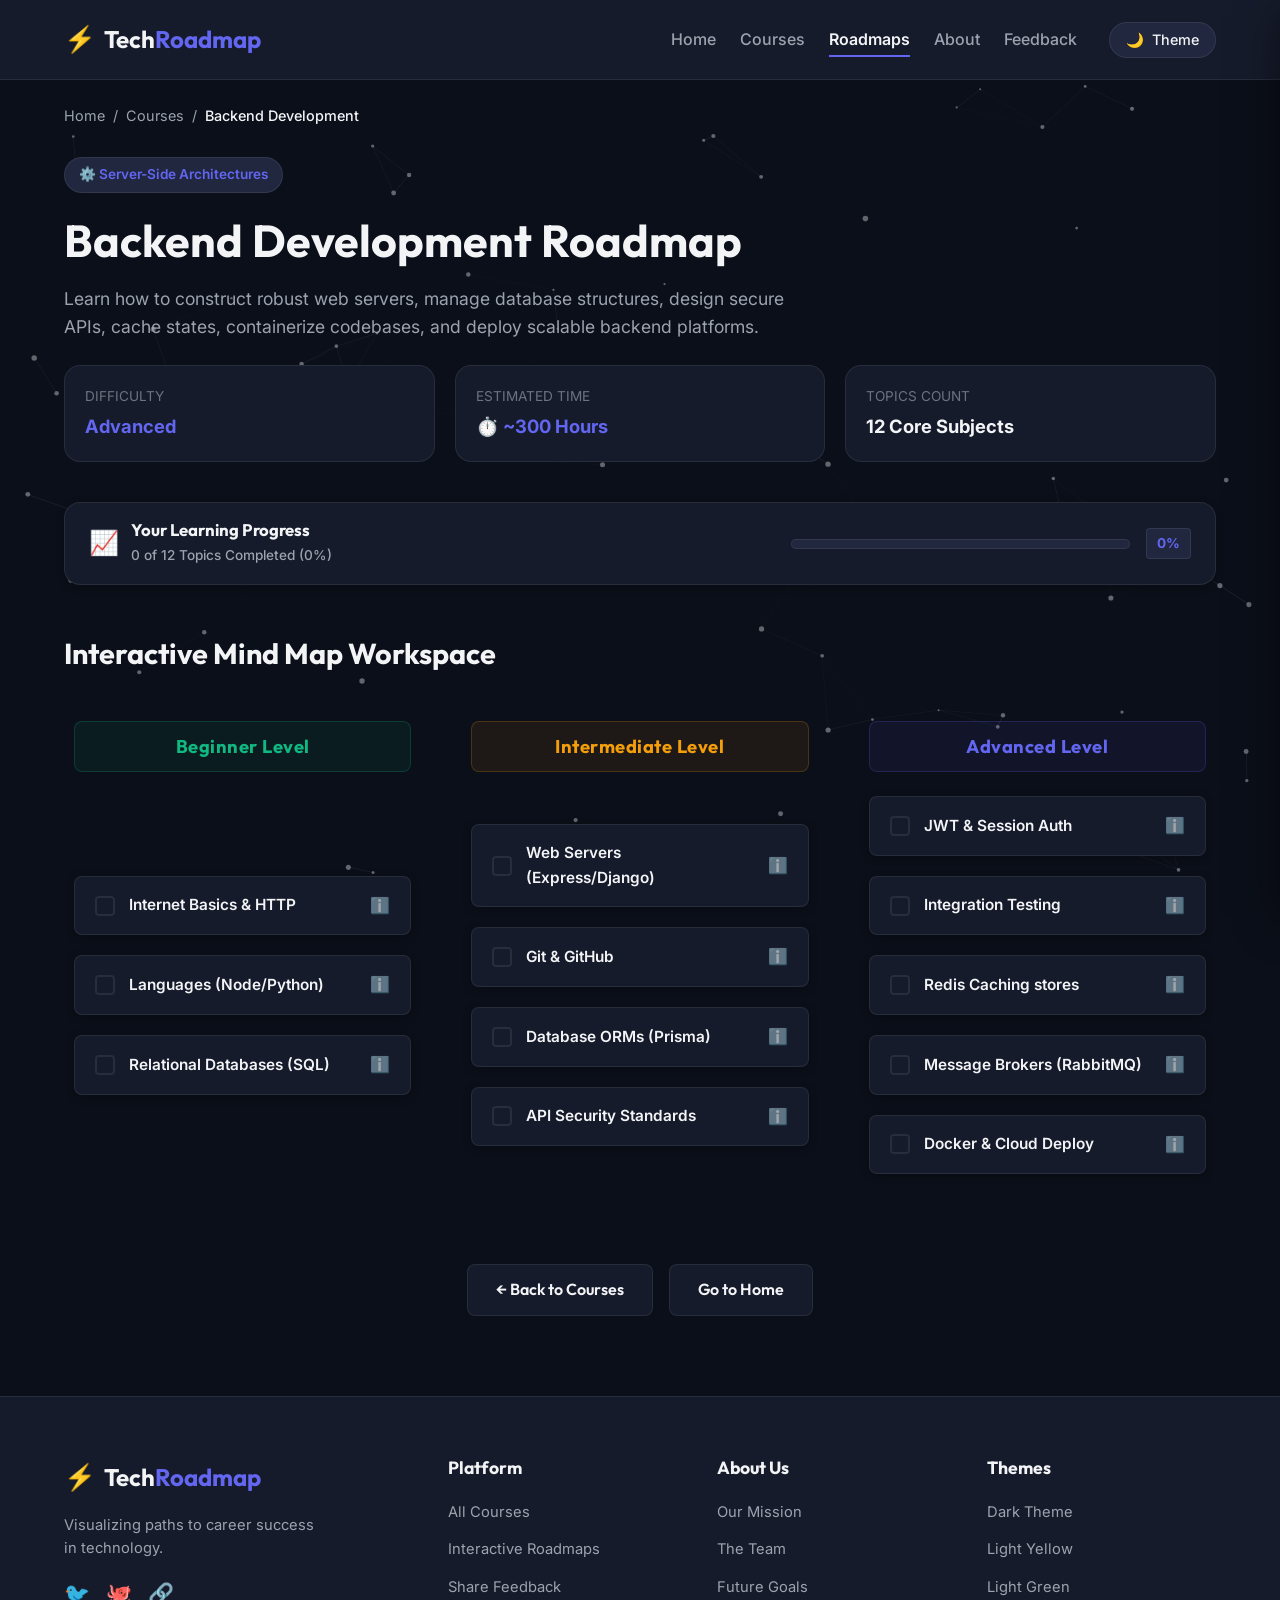
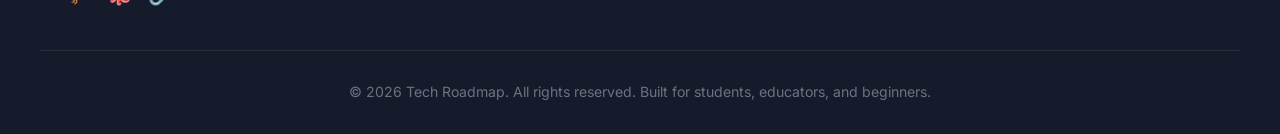
<file: pages/backend.html>
<!DOCTYPE html>
<html lang="en">
<head>
    <meta charset="UTF-8">
    <meta name="viewport" content="width=device-width, initial-scale=1.0">
    <title>Backend Development Roadmap - Interactive Mind Map</title>
    <!-- Meta tags for SEO -->
    <meta name="description" content="Master Backend Development. Follow our structured, interactive mind map detailing Beginner, Intermediate, and Advanced milestones with curated resources.">
    <meta name="keywords" content="Backend Development, Node.js, Python, SQL, Express, ORM, API Security, JWT, Redis, Docker, Deployment">
    <meta name="author" content="Tech Roadmap Team">

    <!-- Google Fonts: Outfit and Inter -->
    <link rel="preconnect" href="https://fonts.googleapis.com">
    <link rel="preconnect" href="https://fonts.gstatic.com" crossorigin>
    <link href="https://fonts.googleapis.com/css2?family=Inter:wght@300;400;500;600;700&family=Outfit:wght@400;500;600;700;800&display=swap" rel="stylesheet">

    <!-- Stylesheets connection -->
    <link rel="stylesheet" href="../css/themes.css">
    <link rel="stylesheet" href="../css/style.css">
    <link rel="stylesheet" href="../css/roadmap.css">
</head>
<body class="theme-dark">
    <!-- Particle Stars Canvas Background -->
    <canvas id="particle-canvas"></canvas>

    <!-- Header & Navigation Bar -->
    <header class="header">
        <div class="nav-container container">
            <a href="../index.html" class="logo">
                <span class="logo-icon">⚡</span>
                <span class="logo-text">Tech<span class="highlight">Roadmap</span></span>
            </a>
            
            <!-- Mobile Menu Toggle Button -->
            <button class="mobile-nav-toggle" aria-label="Toggle navigation menu" id="mobile-toggle">
                <span class="bar"></span>
                <span class="bar"></span>
                <span class="bar"></span>
            </button>

            <!-- Navigation Links -->
            <nav class="nav-menu" id="nav-menu">
                <ul class="nav-list">
                    <li><a href="../index.html" class="nav-link">Home</a></li>
                    <li><a href="../courses.html" class="nav-link">Courses</a></li>
                    <li><a href="../courses.html#roadmaps" class="nav-link active">Roadmaps</a></li>
                    <li><a href="../about.html" class="nav-link">About</a></li>
                    <li><a href="../feedback.html" class="nav-link">Feedback</a></li>
                </ul>
                
                <!-- Theme Switcher Control -->
                <div class="theme-switcher-wrapper">
                    <button class="theme-toggle-btn" id="theme-btn" aria-haspopup="true" aria-expanded="false" title="Switch Theme">
                        <span id="theme-btn-icon">🌓</span>
                        <span class="theme-btn-text">Theme</span>
                    </button>
                    <!-- Theme Dropdown Menu -->
                    <ul class="theme-dropdown" id="theme-dropdown" role="menu">
                        <li role="menuitem"><button class="theme-opt-btn active" data-theme="dark"><span class="theme-indicator theme-dark-indicator"></span>Dark Theme</button></li>
                        <li role="menuitem"><button class="theme-opt-btn" data-theme="yellow"><span class="theme-indicator theme-yellow-indicator"></span>Light Yellow</button></li>
                        <li role="menuitem"><button class="theme-opt-btn" data-theme="green"><span class="theme-indicator theme-green-indicator"></span>Light Green</button></li>
                    </ul>
                </div>
            </nav>
        </div>
    </header>

    <!-- Breadcrumbs -->
    <div class="container" style="margin-top: 24px;">
        <nav class="breadcrumbs" aria-label="Breadcrumb" style="font-size: 0.9rem; color: var(--text-secondary); display: flex; gap: 8px;">
            <a href="../index.html">Home</a> <span>/</span>
            <a href="../courses.html">Courses</a> <span>/</span>
            <span style="color: var(--text-primary); font-weight: 500;">Backend Development</span>
        </nav>
    </div>

    <!-- Main Content -->
    <main class="container" style="margin-top: 30px; margin-bottom: 80px; position: relative;">
        
        <!-- Hero Section -->
        <section class="roadmap-hero" style="margin-bottom: 40px;">
            <div class="badge">⚙️ Server-Side Architectures</div>
            <h1 style="font-size: 2.8rem; margin-bottom: 16px; font-family: 'Outfit', sans-serif;">Backend Development Roadmap</h1>
            <p style="color: var(--text-secondary); max-width: 750px; font-size: 1.1rem; margin-bottom: 24px;">
                Learn how to construct robust web servers, manage database structures, design secure APIs, cache states, containerize codebases, and deploy scalable backend platforms.
            </p>
            
            <!-- Metadata Cards -->
            <div class="roadmap-meta-grid" style="display: grid; grid-template-columns: repeat(auto-fit, minmax(200px, 1fr)); gap: 20px;">
                <div style="background-color: var(--bg-secondary); padding: 20px; border: 1px solid var(--border-color); border-radius: var(--border-radius-md);">
                    <span style="font-size: 0.85rem; color: var(--text-muted); display: block; margin-bottom: 4px;">DIFFICULTY</span>
                    <strong style="color: #6366f1; font-size: 1.15rem;">Advanced</strong>
                </div>
                <div style="background-color: var(--bg-secondary); padding: 20px; border: 1px solid var(--border-color); border-radius: var(--border-radius-md);">
                    <span style="font-size: 0.85rem; color: var(--text-muted); display: block; margin-bottom: 4px;">ESTIMATED TIME</span>
                    <strong style="color: var(--accent-primary); font-size: 1.15rem;">⏱️ ~300 Hours</strong>
                </div>
                <div style="background-color: var(--bg-secondary); padding: 20px; border: 1px solid var(--border-color); border-radius: var(--border-radius-md);">
                    <span style="font-size: 0.85rem; color: var(--text-muted); display: block; margin-bottom: 4px;">TOPICS COUNT</span>
                    <strong style="font-size: 1.15rem;">12 Core Subjects</strong>
                </div>
            </div>
        </section>

        <!-- Sticky Progress Tracker Card -->
        <section class="progress-tracker-bar" style="position: sticky; top: var(--header-height); z-index: 100; background-color: var(--bg-secondary); border: 1px solid var(--border-color); padding: 16px 24px; border-radius: var(--border-radius-md); box-shadow: var(--shadow-sm); margin-bottom: 50px; display: flex; align-items: center; justify-content: space-between; flex-wrap: wrap; gap: 16px; transition: background-color var(--transition-normal);">
            <div style="display: flex; align-items: center; gap: 12px;">
                <span style="font-size: 1.5rem;">📈</span>
                <div>
                    <h3 style="font-size: 1.05rem; margin-bottom: 2px;">Your Learning Progress</h3>
                    <span id="progress-text" style="font-size: 0.85rem; color: var(--text-secondary); font-weight: 500;">0 of 12 Topics Completed (0%)</span>
                </div>
            </div>
            <div style="display: flex; align-items: center; gap: 16px; flex-grow: 1; max-width: 400px; justify-content: flex-end;">
                <div style="width: 100%; height: 10px; background-color: var(--bg-tertiary); border-radius: 10px; overflow: hidden; border: 1px solid var(--border-color);">
                    <div id="progress-bar-fill" style="width: 0%; height: 100%; background: linear-gradient(90deg, var(--accent-primary), var(--accent-secondary)); border-radius: 10px; transition: width 0.4s ease-out;"></div>
                </div>
                <span id="progress-percentage-badge" style="background-color: var(--bg-tertiary); border: 1px solid var(--border-color); padding: 4px 10px; border-radius: 4px; font-size: 0.85rem; font-weight: 700; color: var(--accent-primary);">0%</span>
            </div>
        </section>

        <!-- Mind Map Section -->
        <section class="mindmap-section" style="margin-bottom: 60px;">
            <h2 style="font-size: 1.8rem; margin-bottom: 20px; font-family: 'Outfit', sans-serif;">Interactive Mind Map Workspace</h2>
            <div class="mindmap-container">
                <svg class="mindmap-svg" id="mindmap-svg"></svg>
                
                <!-- 1. Beginner Column -->
                <div class="mindmap-column" id="col-beginner">
                    <div class="column-header level-beginner">Beginner Level</div>
                    <div class="column-nodes">
                        <div class="mindmap-node" data-topic="internet">
                            <input type="checkbox" class="node-checkbox" id="chk-internet" data-topic-id="internet" aria-label="Mark Internet Basics Completed">
                            <span class="node-label">Internet Basics & HTTP</span>
                            <span class="node-info-trigger">ℹ️</span>
                        </div>
                        <div class="mindmap-node" data-topic="lang">
                            <input type="checkbox" class="node-checkbox" id="chk-lang" data-topic-id="lang" aria-label="Mark Language Completed">
                            <span class="node-label">Languages (Node/Python)</span>
                            <span class="node-info-trigger">ℹ️</span>
                        </div>
                        <div class="mindmap-node" data-topic="sql">
                            <input type="checkbox" class="node-checkbox" id="chk-sql" data-topic-id="sql" aria-label="Mark SQL Completed">
                            <span class="node-label">Relational Databases (SQL)</span>
                            <span class="node-info-trigger">ℹ️</span>
                        </div>
                    </div>
                </div>

                <!-- 2. Intermediate Column -->
                <div class="mindmap-column" id="col-intermediate">
                    <div class="column-header level-intermediate">Intermediate Level</div>
                    <div class="column-nodes">
                        <div class="mindmap-node" data-topic="webserver">
                            <input type="checkbox" class="node-checkbox" id="chk-webserver" data-topic-id="webserver" aria-label="Mark Web Server Completed">
                            <span class="node-label">Web Servers (Express/Django)</span>
                            <span class="node-info-trigger">ℹ️</span>
                        </div>
                        <div class="mindmap-node" data-topic="git">
                            <input type="checkbox" class="node-checkbox" id="chk-git" data-topic-id="git" aria-label="Mark Git Completed">
                            <span class="node-label">Git & GitHub</span>
                            <span class="node-info-trigger">ℹ️</span>
                        </div>
                        <div class="mindmap-node" data-topic="orm">
                            <input type="checkbox" class="node-checkbox" id="chk-orm" data-topic-id="orm" aria-label="Mark ORM Completed">
                            <span class="node-label">Database ORMs (Prisma)</span>
                            <span class="node-info-trigger">ℹ️</span>
                        </div>
                        <div class="mindmap-node" data-topic="security">
                            <input type="checkbox" class="node-checkbox" id="chk-security" data-topic-id="security" aria-label="Mark API Security Completed">
                            <span class="node-label">API Security Standards</span>
                            <span class="node-info-trigger">ℹ️</span>
                        </div>
                    </div>
                </div>

                <!-- 3. Advanced Column -->
                <div class="mindmap-column" id="col-advanced">
                    <div class="column-header level-advanced">Advanced Level</div>
                    <div class="column-nodes">
                        <div class="mindmap-node" data-topic="auth">
                            <input type="checkbox" class="node-checkbox" id="chk-auth" data-topic-id="auth" aria-label="Mark Authentication Completed">
                            <span class="node-label">JWT & Session Auth</span>
                            <span class="node-info-trigger">ℹ️</span>
                        </div>
                        <div class="mindmap-node" data-topic="test">
                            <input type="checkbox" class="node-checkbox" id="chk-test" data-topic-id="test" aria-label="Mark Testing Completed">
                            <span class="node-label">Integration Testing</span>
                            <span class="node-info-trigger">ℹ️</span>
                        </div>
                        <div class="mindmap-node" data-topic="cache">
                            <input type="checkbox" class="node-checkbox" id="chk-cache" data-topic-id="cache" aria-label="Mark Caching Completed">
                            <span class="node-label">Redis Caching stores</span>
                            <span class="node-info-trigger">ℹ️</span>
                        </div>
                        <div class="mindmap-node" data-topic="mq">
                            <input type="checkbox" class="node-checkbox" id="chk-mq" data-topic-id="mq" aria-label="Mark Message Brokers Completed">
                            <span class="node-label">Message Brokers (RabbitMQ)</span>
                            <span class="node-info-trigger">ℹ️</span>
                        </div>
                        <div class="mindmap-node" data-topic="docker">
                            <input type="checkbox" class="node-checkbox" id="chk-docker" data-topic-id="docker" aria-label="Mark Docker Completed">
                            <span class="node-label">Docker & Cloud Deploy</span>
                            <span class="node-info-trigger">ℹ️</span>
                        </div>
                    </div>
                </div>
            </div>
        </section>

        <!-- Side Drawer Panel -->
        <aside class="detail-drawer" id="detail-drawer" aria-hidden="true" role="dialog" aria-labelledby="drawer-title">
            <button class="drawer-close-btn" id="drawer-close" aria-label="Close details panel">✕</button>
            <div class="drawer-content">
                <span class="drawer-badge" id="drawer-level-badge">Beginner</span>
                <h2 class="drawer-title" id="drawer-title">Topic Details</h2>
                
                <div class="drawer-meta-info" style="display: flex; gap: 16px; margin: 16px 0; border-bottom: 1px solid var(--border-color); padding-bottom: 16px;">
                    <div>
                        <span style="font-size: 0.8rem; color: var(--text-muted); display: block;">LEARNING ORDER</span>
                        <strong id="drawer-order">#1</strong>
                    </div>
                    <div>
                        <span style="font-size: 0.8rem; color: var(--text-muted); display: block;">ESTIMATED TIME</span>
                        <strong id="drawer-time">⏱️ 15 Hours</strong>
                    </div>
                </div>

                <div class="drawer-section">
                    <h3>Description</h3>
                    <p id="drawer-desc">Select a topic node from the mind map to view details.</p>
                </div>

                <div class="drawer-section">
                    <h3>Recommended Resources</h3>
                    <ul class="resources-list" id="drawer-resources">
                        <!-- Links appended dynamically -->
                    </ul>
                </div>
            </div>
        </aside>

        <!-- Fallback navigation buttons -->
        <div style="display: flex; gap: 16px; margin-top: 40px; justify-content: center;">
            <a href="../courses.html" class="btn btn-secondary">← Back to Courses</a>
            <a href="../index.html" class="btn btn-secondary">Go to Home</a>
        </div>
    </main>

    <!-- Footer -->
    <footer class="footer">
        <div class="container footer-grid">
            <div class="footer-brand">
                <a href="../index.html" class="logo">
                    <span class="logo-icon">⚡</span>
                    <span class="logo-text">Tech<span class="highlight">Roadmap</span></span>
                </a>
                <p class="footer-tagline">Visualizing paths to career success in technology.</p>
                <div class="social-links">
                    <a href="#" aria-label="Twitter">🐦</a>
                    <a href="#" aria-label="GitHub">🐙</a>
                    <a href="#" aria-label="LinkedIn">🔗</a>
                </div>
            </div>
            
            <div class="footer-links">
                <h3>Platform</h3>
                <ul>
                    <li><a href="../courses.html">All Courses</a></li>
                    <li><a href="../courses.html#roadmaps">Interactive Roadmaps</a></li>
                    <li><a href="../feedback.html">Share Feedback</a></li>
                </ul>
            </div>

            <div class="footer-links">
                <h3>About Us</h3>
                <ul>
                    <li><a href="../about.html">Our Mission</a></li>
                    <li><a href="../about.html#team">The Team</a></li>
                    <li><a href="../about.html#goals">Future Goals</a></li>
                </ul>
            </div>

            <div class="footer-links">
                <h3>Themes</h3>
                <ul>
                    <li><button class="footer-theme-link" data-theme-footer="dark">Dark Theme</button></li>
                    <li><button class="footer-theme-link" data-theme-footer="yellow">Light Yellow</button></li>
                    <li><button class="footer-theme-link" data-theme-footer="green">Light Green</button></li>
                </ul>
            </div>
        </div>
        
        <div class="footer-bottom container">
            <p>&copy; 2026 Tech Roadmap. All rights reserved. Built for students, educators, and beginners.</p>
        </div>
    </footer>

    <!-- Topic Details JSON Store -->
    <script id="roadmap-data" type="application/json">
    {
        "internet": {
            "title": "Internet Basics & HTTP",
            "level": "Beginner",
            "order": 1,
            "time": "10 Hours",
            "desc": "Understand how the internet functions. Study HTTP protocols, DNS servers, client-server models, request-response lifecycles, and hosting fundamentals.",
            "resources": [
                {"name": "How the Web Works (MDN)", "url": "https://developer.mozilla.org/en-US/docs/Learn/Common_questions/Web_mechanics/How_the_web_works"},
                {"name": "HTTP Crash Course for Beginners", "url": "https://www.youtube.com/watch?v=iYM2zFP3Zn0"}
            ]
        },
        "lang": {
            "title": "Languages (Node/Python)",
            "level": "Beginner",
            "order": 2,
            "time": "50 Hours",
            "desc": "Select a server-side runtime or programming language. Focus on server scripting logic using JavaScript (Node.js) or Python.",
            "resources": [
                {"name": "javascript.info - Backend JS Basics", "url": "https://javascript.info/"},
                {"name": "Python.org Getting Started Guide", "url": "https://www.python.org/about/gettingstarted/"}
            ]
        },
        "sql": {
            "title": "Relational Databases (SQL)",
            "level": "Beginner",
            "order": 3,
            "time": "35 Hours",
            "desc": "Relational databases structure datasets inside tables. Master SQL queries, database keys, index optimization, and aggregation queries.",
            "resources": [
                {"name": "SQLZoo Interactive Tutorials", "url": "https://sqlzoo.net/"},
                {"name": "PostgreSQL Getting Started Guide", "url": "https://www.postgresqltutorial.com/"}
            ]
        },
        "webserver": {
            "title": "Web Servers (Express/Django)",
            "level": "Intermediate",
            "order": 4,
            "time": "45 Hours",
            "desc": "Set up server application routing, request validation middleware, serving JSON REST payloads, and handling response states.",
            "resources": [
                {"name": "Express Routing Guide", "url": "https://expressjs.com/en/guide/routing.html"},
                {"name": "Django Web Framework Tutorial", "url": "https://www.djangoproject.com/start/"}
            ]
        },
        "git": {
            "title": "Git & GitHub Version Control",
            "level": "Intermediate",
            "order": 5,
            "time": "12 Hours",
            "desc": "Git manages code updates and branch merging. GitHub hosts backend deployment environments and code backups.",
            "resources": [
                {"name": "Atlassian Git Guides", "url": "https://www.atlassian.com/git/tutorials"}
            ]
        },
        "orm": {
            "title": "Database ORMs (Prisma)",
            "level": "Intermediate",
            "order": 6,
            "time": "25 Hours",
            "desc": "Object-Relational Mapping (ORM) tools bridge programming codes with database tables. Learn schemas, database migrations, and relation query methods.",
            "resources": [
                {"name": "Prisma Documentation", "url": "https://www.prisma.io/docs"},
                {"name": "SQLAlchemy Python Documentation", "url": "https://www.sqlalchemy.org/"}
            ]
        },
        "security": {
            "title": "API Security Standards",
            "level": "Intermediate",
            "order": 7,
            "time": "20 Hours",
            "desc": "Secure API endpoints. Study CORS overrides, Helmet HTTP protection headers, query sanitizations, and password hashing salts.",
            "resources": [
                {"name": "OWASP API Security Top 10", "url": "https://owasp.org/www-project-api-security/"}
            ]
        },
        "auth": {
            "title": "JWT & Session Auth",
            "level": "Advanced",
            "order": 8,
            "time": "30 Hours",
            "desc": "Validate user identities. Manage token-based validations (using JWT) and server sessions (using cookie storage).",
            "resources": [
                {"name": "JWT.io Token Standard Guide", "url": "https://jwt.io/introduction"}
            ]
        },
        "test": {
            "title": "Integration Testing",
            "level": "Advanced",
            "order": 9,
            "time": "25 Hours",
            "desc": "Validate code logic paths. Set up API mock tests using tools like Jest, Supertest, or PyTest.",
            "resources": [
                {"name": "Testing Node APIs with Supertest", "url": "https://jestjs.io/docs/getting-started"}
            ]
        },
        "cache": {
            "title": "Redis Caching stores",
            "level": "Advanced",
            "order": 10,
            "time": "20 Hours",
            "desc": "Caching minimizes database read cycles by caching query outputs in key-value RAM databases. Learn Redis configurations.",
            "resources": [
                {"name": "Redis Interactive Guides", "url": "https://redis.io/docs/"}
            ]
        },
        "mq": {
            "title": "Message Brokers (RabbitMQ)",
            "level": "Advanced",
            "order": 11,
            "time": "25 Hours",
            "desc": "Decouple backend microservices. Learn message queues using RabbitMQ or Apache Kafka to process async web workers.",
            "resources": [
                {"name": "RabbitMQ Getting Started Tutorials", "url": "https://www.rabbitmq.com/getstarted.html"}
            ]
        },
        "docker": {
            "title": "Docker & Cloud Deploy",
            "level": "Advanced",
            "order": 12,
            "time": "30 Hours",
            "desc": "Containerize database and runtime scripts using Dockerfiles. Deploy backend builds to cloud providers like Render or AWS.",
            "resources": [
                {"name": "Docker Overview Documentation", "url": "https://docs.docker.com/get-started/"},
                {"name": "AWS Cloud Deploy Guides", "url": "https://aws.amazon.com/getting-started/"}
            ]
        }
    }
    </script>

    <!-- Scripts Connection -->
    <script src="../js/theme.js"></script>
    <script src="../js/main.js"></script>
    <script src="../js/roadmap.js"></script>
</body>
</html>
</file>
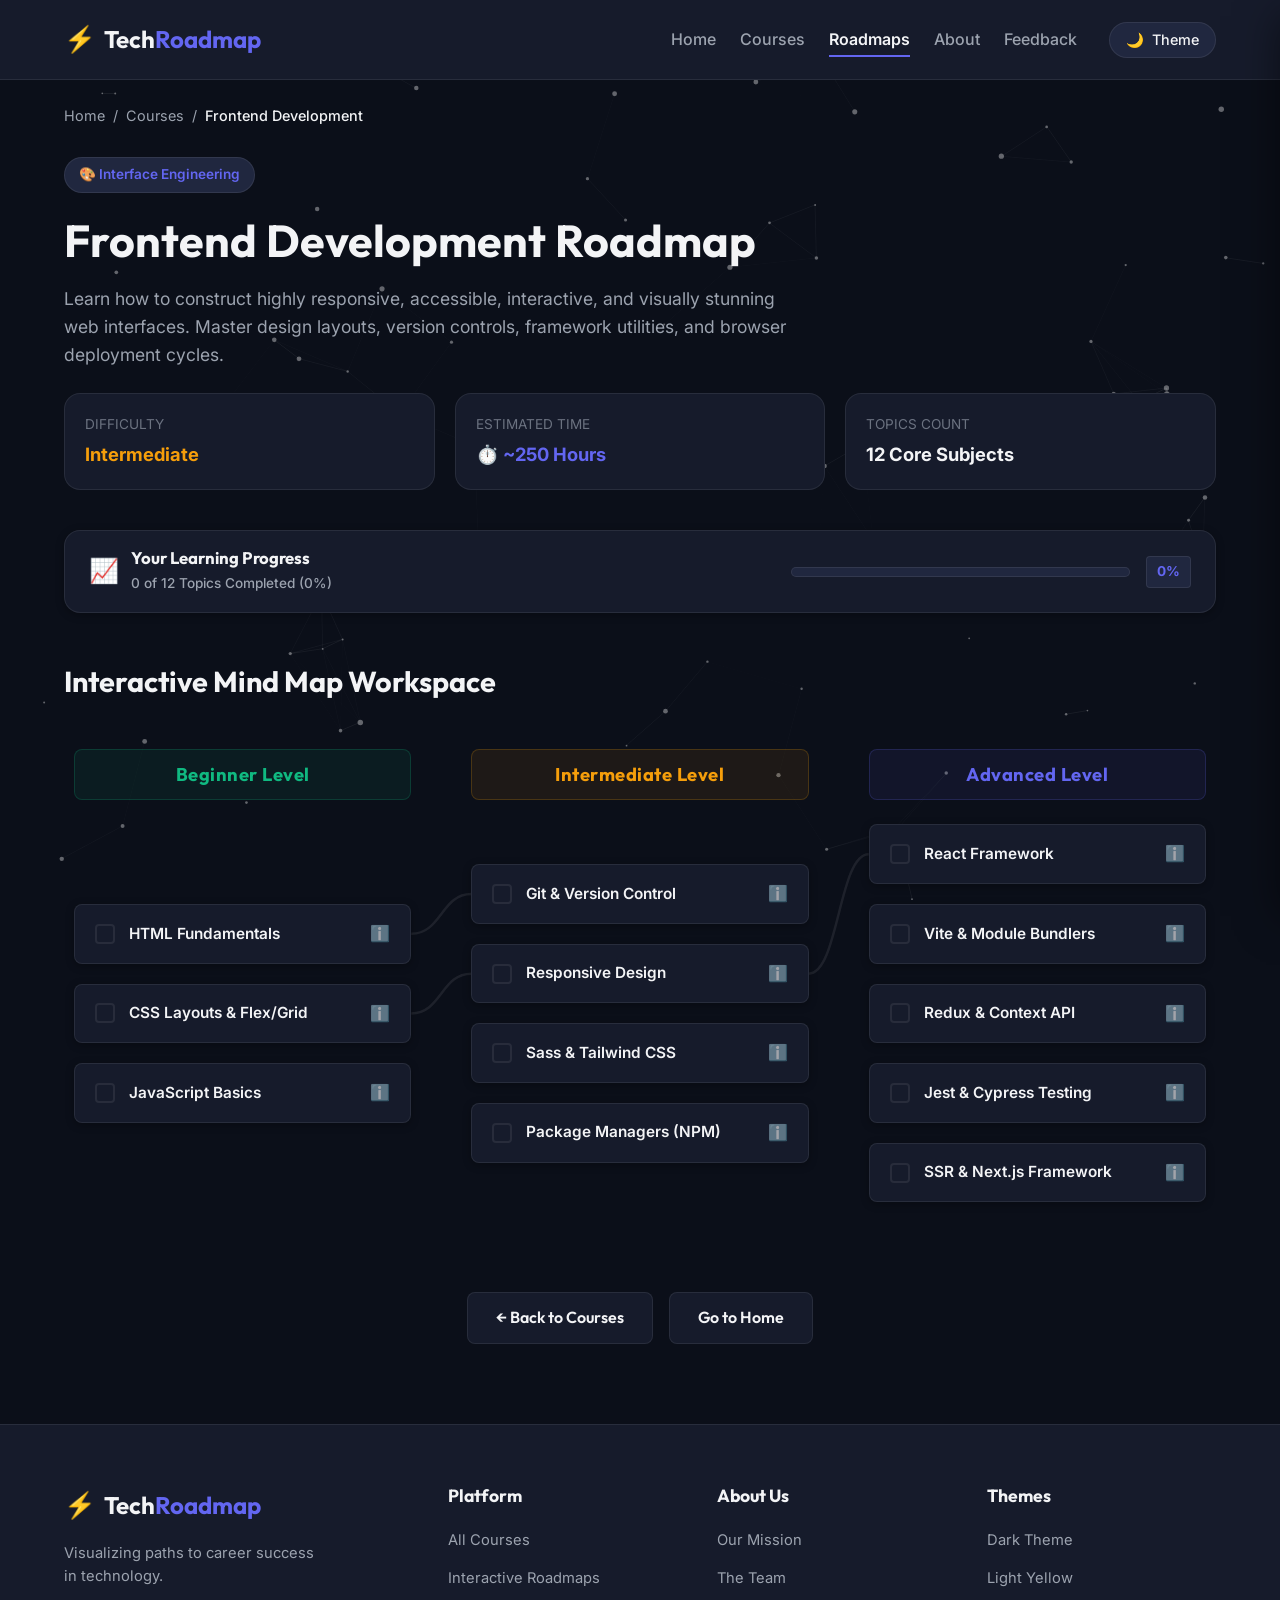
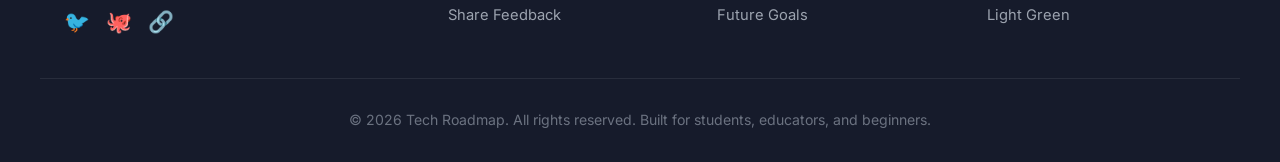
<file: pages/frontend.html>
<!DOCTYPE html>
<html lang="en">
<head>
    <meta charset="UTF-8">
    <meta name="viewport" content="width=device-width, initial-scale=1.0">
    <title>Frontend Development Roadmap - Interactive Mind Map</title>
    <!-- Meta tags for SEO -->
    <meta name="description" content="Master Frontend Development. Follow our structured, interactive mind map detailing Beginner, Intermediate, and Advanced milestones with curated resources.">
    <meta name="keywords" content="Frontend Development, HTML, CSS, JavaScript, Tailwind, React, Git, Build Tools, Performance, Deployment">
    <meta name="author" content="Tech Roadmap Team">

    <!-- Google Fonts: Outfit and Inter -->
    <link rel="preconnect" href="https://fonts.googleapis.com">
    <link rel="preconnect" href="https://fonts.gstatic.com" crossorigin>
    <link href="https://fonts.googleapis.com/css2?family=Inter:wght@300;400;500;600;700&family=Outfit:wght@400;500;600;700;800&display=swap" rel="stylesheet">

    <!-- Stylesheets connection -->
    <link rel="stylesheet" href="../css/themes.css">
    <link rel="stylesheet" href="../css/style.css">
    <link rel="stylesheet" href="../css/roadmap.css">
</head>
<body class="theme-dark">
    <!-- Particle Stars Canvas Background -->
    <canvas id="particle-canvas"></canvas>

    <!-- Header & Navigation Bar -->
    <header class="header">
        <div class="nav-container container">
            <a href="../index.html" class="logo">
                <span class="logo-icon">⚡</span>
                <span class="logo-text">Tech<span class="highlight">Roadmap</span></span>
            </a>
            
            <!-- Mobile Menu Toggle Button -->
            <button class="mobile-nav-toggle" aria-label="Toggle navigation menu" id="mobile-toggle">
                <span class="bar"></span>
                <span class="bar"></span>
                <span class="bar"></span>
            </button>

            <!-- Navigation Links -->
            <nav class="nav-menu" id="nav-menu">
                <ul class="nav-list">
                    <li><a href="../index.html" class="nav-link">Home</a></li>
                    <li><a href="../courses.html" class="nav-link">Courses</a></li>
                    <li><a href="../courses.html#roadmaps" class="nav-link active">Roadmaps</a></li>
                    <li><a href="../about.html" class="nav-link">About</a></li>
                    <li><a href="../feedback.html" class="nav-link">Feedback</a></li>
                </ul>
                
                <!-- Theme Switcher Control -->
                <div class="theme-switcher-wrapper">
                    <button class="theme-toggle-btn" id="theme-btn" aria-haspopup="true" aria-expanded="false" title="Switch Theme">
                        <span id="theme-btn-icon">🌓</span>
                        <span class="theme-btn-text">Theme</span>
                    </button>
                    <!-- Theme Dropdown Menu -->
                    <ul class="theme-dropdown" id="theme-dropdown" role="menu">
                        <li role="menuitem"><button class="theme-opt-btn active" data-theme="dark"><span class="theme-indicator theme-dark-indicator"></span>Dark Theme</button></li>
                        <li role="menuitem"><button class="theme-opt-btn" data-theme="yellow"><span class="theme-indicator theme-yellow-indicator"></span>Light Yellow</button></li>
                        <li role="menuitem"><button class="theme-opt-btn" data-theme="green"><span class="theme-indicator theme-green-indicator"></span>Light Green</button></li>
                    </ul>
                </div>
            </nav>
        </div>
    </header>

    <!-- Breadcrumbs -->
    <div class="container" style="margin-top: 24px;">
        <nav class="breadcrumbs" aria-label="Breadcrumb" style="font-size: 0.9rem; color: var(--text-secondary); display: flex; gap: 8px;">
            <a href="../index.html">Home</a> <span>/</span>
            <a href="../courses.html">Courses</a> <span>/</span>
            <span style="color: var(--text-primary); font-weight: 500;">Frontend Development</span>
        </nav>
    </div>

    <!-- Main Content -->
    <main class="container" style="margin-top: 30px; margin-bottom: 80px; position: relative;">
        
        <!-- Hero Section -->
        <section class="roadmap-hero" style="margin-bottom: 40px;">
            <div class="badge">🎨 Interface Engineering</div>
            <h1 style="font-size: 2.8rem; margin-bottom: 16px; font-family: 'Outfit', sans-serif;">Frontend Development Roadmap</h1>
            <p style="color: var(--text-secondary); max-width: 750px; font-size: 1.1rem; margin-bottom: 24px;">
                Learn how to construct highly responsive, accessible, interactive, and visually stunning web interfaces. Master design layouts, version controls, framework utilities, and browser deployment cycles.
            </p>
            
            <!-- Metadata Cards -->
            <div class="roadmap-meta-grid" style="display: grid; grid-template-columns: repeat(auto-fit, minmax(200px, 1fr)); gap: 20px;">
                <div style="background-color: var(--bg-secondary); padding: 20px; border: 1px solid var(--border-color); border-radius: var(--border-radius-md);">
                    <span style="font-size: 0.85rem; color: var(--text-muted); display: block; margin-bottom: 4px;">DIFFICULTY</span>
                    <strong style="color: #f59e0b; font-size: 1.15rem;">Intermediate</strong>
                </div>
                <div style="background-color: var(--bg-secondary); padding: 20px; border: 1px solid var(--border-color); border-radius: var(--border-radius-md);">
                    <span style="font-size: 0.85rem; color: var(--text-muted); display: block; margin-bottom: 4px;">ESTIMATED TIME</span>
                    <strong style="color: var(--accent-primary); font-size: 1.15rem;">⏱️ ~250 Hours</strong>
                </div>
                <div style="background-color: var(--bg-secondary); padding: 20px; border: 1px solid var(--border-color); border-radius: var(--border-radius-md);">
                    <span style="font-size: 0.85rem; color: var(--text-muted); display: block; margin-bottom: 4px;">TOPICS COUNT</span>
                    <strong style="font-size: 1.15rem;">12 Core Subjects</strong>
                </div>
            </div>
        </section>

        <!-- Sticky Progress Tracker Card -->
        <section class="progress-tracker-bar" style="position: sticky; top: var(--header-height); z-index: 100; background-color: var(--bg-secondary); border: 1px solid var(--border-color); padding: 16px 24px; border-radius: var(--border-radius-md); box-shadow: var(--shadow-sm); margin-bottom: 50px; display: flex; align-items: center; justify-content: space-between; flex-wrap: wrap; gap: 16px; transition: background-color var(--transition-normal);">
            <div style="display: flex; align-items: center; gap: 12px;">
                <span style="font-size: 1.5rem;">📈</span>
                <div>
                    <h3 style="font-size: 1.05rem; margin-bottom: 2px;">Your Learning Progress</h3>
                    <span id="progress-text" style="font-size: 0.85rem; color: var(--text-secondary); font-weight: 500;">0 of 12 Topics Completed (0%)</span>
                </div>
            </div>
            <div style="display: flex; align-items: center; gap: 16px; flex-grow: 1; max-width: 400px; justify-content: flex-end;">
                <div style="width: 100%; height: 10px; background-color: var(--bg-tertiary); border-radius: 10px; overflow: hidden; border: 1px solid var(--border-color);">
                    <div id="progress-bar-fill" style="width: 0%; height: 100%; background: linear-gradient(90deg, var(--accent-primary), var(--accent-secondary)); border-radius: 10px; transition: width 0.4s ease-out;"></div>
                </div>
                <span id="progress-percentage-badge" style="background-color: var(--bg-tertiary); border: 1px solid var(--border-color); padding: 4px 10px; border-radius: 4px; font-size: 0.85rem; font-weight: 700; color: var(--accent-primary);">0%</span>
            </div>
        </section>

        <!-- Mind Map Section -->
        <section class="mindmap-section" style="margin-bottom: 60px;">
            <h2 style="font-size: 1.8rem; margin-bottom: 20px; font-family: 'Outfit', sans-serif;">Interactive Mind Map Workspace</h2>
            <div class="mindmap-container">
                <svg class="mindmap-svg" id="mindmap-svg"></svg>
                
                <!-- 1. Beginner Column -->
                <div class="mindmap-column" id="col-beginner">
                    <div class="column-header level-beginner">Beginner Level</div>
                    <div class="column-nodes">
                        <div class="mindmap-node" data-topic="html">
                            <input type="checkbox" class="node-checkbox" id="chk-html" data-topic-id="html" aria-label="Mark HTML Completed">
                            <span class="node-label">HTML Fundamentals</span>
                            <span class="node-info-trigger">ℹ️</span>
                        </div>
                        <div class="mindmap-node" data-topic="css">
                            <input type="checkbox" class="node-checkbox" id="chk-css" data-topic-id="css" aria-label="Mark CSS Completed">
                            <span class="node-label">CSS Layouts & Flex/Grid</span>
                            <span class="node-info-trigger">ℹ️</span>
                        </div>
                        <div class="mindmap-node" data-topic="javascript">
                            <input type="checkbox" class="node-checkbox" id="chk-javascript" data-topic-id="javascript" aria-label="Mark JavaScript Completed">
                            <span class="node-label">JavaScript Basics</span>
                            <span class="node-info-trigger">ℹ️</span>
                        </div>
                    </div>
                </div>

                <!-- 2. Intermediate Column -->
                <div class="mindmap-column" id="col-intermediate">
                    <div class="column-header level-intermediate">Intermediate Level</div>
                    <div class="column-nodes">
                        <div class="mindmap-node" data-topic="git">
                            <input type="checkbox" class="node-checkbox" id="chk-git" data-topic-id="git" aria-label="Mark Git Completed">
                            <span class="node-label">Git & Version Control</span>
                            <span class="node-info-trigger">ℹ️</span>
                        </div>
                        <div class="mindmap-node" data-topic="responsive">
                            <input type="checkbox" class="node-checkbox" id="chk-responsive" data-topic-id="responsive" aria-label="Mark Responsive Design Completed">
                            <span class="node-label">Responsive Design</span>
                            <span class="node-info-trigger">ℹ️</span>
                        </div>
                        <div class="mindmap-node" data-topic="frameworks">
                            <input type="checkbox" class="node-checkbox" id="chk-frameworks" data-topic-id="frameworks" aria-label="Mark CSS Frameworks Completed">
                            <span class="node-label">Sass & Tailwind CSS</span>
                            <span class="node-info-trigger">ℹ️</span>
                        </div>
                        <div class="mindmap-node" data-topic="pkg">
                            <input type="checkbox" class="node-checkbox" id="chk-pkg" data-topic-id="pkg" aria-label="Mark Package Managers Completed">
                            <span class="node-label">Package Managers (NPM)</span>
                            <span class="node-info-trigger">ℹ️</span>
                        </div>
                    </div>
                </div>

                <!-- 3. Advanced Column -->
                <div class="mindmap-column" id="col-advanced">
                    <div class="column-header level-advanced">Advanced Level</div>
                    <div class="column-nodes">
                        <div class="mindmap-node" data-topic="react">
                            <input type="checkbox" class="node-checkbox" id="chk-react" data-topic-id="react" aria-label="Mark React Completed">
                            <span class="node-label">React Framework</span>
                            <span class="node-info-trigger">ℹ️</span>
                        </div>
                        <div class="mindmap-node" data-topic="build">
                            <input type="checkbox" class="node-checkbox" id="chk-build" data-topic-id="build" aria-label="Mark Build Tools Completed">
                            <span class="node-label">Vite & Module Bundlers</span>
                            <span class="node-info-trigger">ℹ️</span>
                        </div>
                        <div class="mindmap-node" data-topic="state">
                            <input type="checkbox" class="node-checkbox" id="chk-state" data-topic-id="state" aria-label="Mark State Management Completed">
                            <span class="node-label">Redux & Context API</span>
                            <span class="node-info-trigger">ℹ️</span>
                        </div>
                        <div class="mindmap-node" data-topic="testing">
                            <input type="checkbox" class="node-checkbox" id="chk-testing" data-topic-id="testing" aria-label="Mark Testing Completed">
                            <span class="node-label">Jest & Cypress Testing</span>
                            <span class="node-info-trigger">ℹ️</span>
                        </div>
                        <div class="mindmap-node" data-topic="ssr">
                            <input type="checkbox" class="node-checkbox" id="chk-ssr" data-topic-id="ssr" aria-label="Mark Next.js Completed">
                            <span class="node-label">SSR & Next.js Framework</span>
                            <span class="node-info-trigger">ℹ️</span>
                        </div>
                    </div>
                </div>
            </div>
        </section>

        <!-- Side Drawer Panel -->
        <aside class="detail-drawer" id="detail-drawer" aria-hidden="true" role="dialog" aria-labelledby="drawer-title">
            <button class="drawer-close-btn" id="drawer-close" aria-label="Close details panel">✕</button>
            <div class="drawer-content">
                <span class="drawer-badge" id="drawer-level-badge">Beginner</span>
                <h2 class="drawer-title" id="drawer-title">Topic Details</h2>
                
                <div class="drawer-meta-info" style="display: flex; gap: 16px; margin: 16px 0; border-bottom: 1px solid var(--border-color); padding-bottom: 16px;">
                    <div>
                        <span style="font-size: 0.8rem; color: var(--text-muted); display: block;">LEARNING ORDER</span>
                        <strong id="drawer-order">#1</strong>
                    </div>
                    <div>
                        <span style="font-size: 0.8rem; color: var(--text-muted); display: block;">ESTIMATED TIME</span>
                        <strong id="drawer-time">⏱️ 15 Hours</strong>
                    </div>
                </div>

                <div class="drawer-section">
                    <h3>Description</h3>
                    <p id="drawer-desc">Select a topic node from the mind map to view details.</p>
                </div>

                <div class="drawer-section">
                    <h3>Recommended Resources</h3>
                    <ul class="resources-list" id="drawer-resources">
                        <!-- Links appended dynamically -->
                    </ul>
                </div>
            </div>
        </aside>

        <!-- Fallback navigation buttons -->
        <div style="display: flex; gap: 16px; margin-top: 40px; justify-content: center;">
            <a href="../courses.html" class="btn btn-secondary">← Back to Courses</a>
            <a href="../index.html" class="btn btn-secondary">Go to Home</a>
        </div>
    </main>

    <!-- Footer -->
    <footer class="footer">
        <div class="container footer-grid">
            <div class="footer-brand">
                <a href="../index.html" class="logo">
                    <span class="logo-icon">⚡</span>
                    <span class="logo-text">Tech<span class="highlight">Roadmap</span></span>
                </a>
                <p class="footer-tagline">Visualizing paths to career success in technology.</p>
                <div class="social-links">
                    <a href="#" aria-label="Twitter">🐦</a>
                    <a href="#" aria-label="GitHub">🐙</a>
                    <a href="#" aria-label="LinkedIn">🔗</a>
                </div>
            </div>
            
            <div class="footer-links">
                <h3>Platform</h3>
                <ul>
                    <li><a href="../courses.html">All Courses</a></li>
                    <li><a href="../courses.html#roadmaps">Interactive Roadmaps</a></li>
                    <li><a href="../feedback.html">Share Feedback</a></li>
                </ul>
            </div>

            <div class="footer-links">
                <h3>About Us</h3>
                <ul>
                    <li><a href="../about.html">Our Mission</a></li>
                    <li><a href="../about.html#team">The Team</a></li>
                    <li><a href="../about.html#goals">Future Goals</a></li>
                </ul>
            </div>

            <div class="footer-links">
                <h3>Themes</h3>
                <ul>
                    <li><button class="footer-theme-link" data-theme-footer="dark">Dark Theme</button></li>
                    <li><button class="footer-theme-link" data-theme-footer="yellow">Light Yellow</button></li>
                    <li><button class="footer-theme-link" data-theme-footer="green">Light Green</button></li>
                </ul>
            </div>
        </div>
        
        <div class="footer-bottom container">
            <p>&copy; 2026 Tech Roadmap. All rights reserved. Built for students, educators, and beginners.</p>
        </div>
    </footer>

    <!-- Topic Details JSON Store -->
    <script id="roadmap-data" type="application/json">
    {
        "html": {
            "title": "HTML Fundamentals",
            "level": "Beginner",
            "order": 1,
            "time": "15 Hours",
            "desc": "HTML (HyperText Markup Language) defines page blueprints. Learn semantic nodes, form elements, meta tags, and accessibility hooks (ARIA).",
            "resources": [
                {"name": "W3Schools HTML Tutorial", "url": "https://www.w3schools.com/html/"},
                {"name": "MDN Web Docs - HTML Basics", "url": "https://developer.mozilla.org/en-US/docs/Learn/HTML"}
            ]
        },
        "css": {
            "title": "CSS Layouts & Flex/Grid",
            "level": "Beginner",
            "order": 2,
            "time": "25 Hours",
            "desc": "CSS controls color palettes, responsive flex/grid layouts, borders, and margins. Learn custom styling transitions and animations.",
            "resources": [
                {"name": "MDN Web Docs - CSS Layouts", "url": "https://developer.mozilla.org/en-US/docs/Learn/CSS/CSS_layout"},
                {"name": "A Complete Guide to Flexbox (CSS Tricks)", "url": "https://css-tricks.com/snippets/css/a-guide-to-flexbox/"}
            ]
        },
        "javascript": {
            "title": "JavaScript Basics",
            "level": "Beginner",
            "order": 3,
            "time": "45 Hours",
            "desc": "JavaScript handles interactions. Master variables, functions, browser triggers, and asynchronous data calls.",
            "resources": [
                {"name": "Modern Javascript Tutorial", "url": "https://javascript.info/"},
                {"name": "MDN JS Guide", "url": "https://developer.mozilla.org/en-US/docs/Web/JavaScript/Guide"}
            ]
        },
        "git": {
            "title": "Git & GitHub Version Control",
            "level": "Intermediate",
            "order": 4,
            "time": "12 Hours",
            "desc": "Git manages repository commits. GitHub hosts repositories to enable code back-ups and collaboration.",
            "resources": [
                {"name": "GitHub Git Guides", "url": "https://training.github.com/"},
                {"name": "Git Crash Course", "url": "https://www.youtube.com/watch?v=RGOj5yH7evk"}
            ]
        },
        "responsive": {
            "title": "Responsive Design",
            "level": "Intermediate",
            "order": 5,
            "time": "18 Hours",
            "desc": "Responsive design scales layouts using media queries, fluid sizing, viewport meta elements, and mobile-first CSS strategies.",
            "resources": [
                {"name": "Google Web.dev - Responsive Design Basics", "url": "https://web.dev/learn/design/"}
            ]
        },
        "frameworks": {
            "title": "Sass & Tailwind CSS",
            "level": "Intermediate",
            "order": 6,
            "time": "25 Hours",
            "desc": "Sass simplifies raw CSS using nesting. Tailwind CSS provides utility-first classes to style interfaces directly in markup.",
            "resources": [
                {"name": "Sass Official Documentation", "url": "https://sass-lang.com/documentation"},
                {"name": "Tailwind CSS Documentation", "url": "https://tailwindcss.com/docs"}
            ]
        },
        "pkg": {
            "title": "Package Managers (NPM)",
            "level": "Intermediate",
            "order": 7,
            "time": "10 Hours",
            "desc": "Package managers download, share, and track dependencies in JavaScript projects. Learn NPM, Yarn, and package.json configurations.",
            "resources": [
                {"name": "NPM Getting Started Guide", "url": "https://docs.npmjs.com/about-npm"}
            ]
        },
        "react": {
            "title": "React Framework",
            "level": "Advanced",
            "order": 8,
            "time": "50 Hours",
            "desc": "React renders components dynamically. Master hooks, component lifecycles, and context API state providers.",
            "resources": [
                {"name": "React Documentation (Official)", "url": "https://react.dev/"}
            ]
        },
        "build": {
            "title": "Vite & Module Bundlers",
            "level": "Advanced",
            "order": 9,
            "time": "15 Hours",
            "desc": "Bundlers compile assets. Learn Vite, Webpack, asset hashing, and performance configurations.",
            "resources": [
                {"name": "Vite Official Guide", "url": "https://vitejs.dev/guide/"}
            ]
        },
        "state": {
            "title": "Redux & Context API",
            "level": "Advanced",
            "order": 10,
            "time": "30 Hours",
            "desc": "Global state management avoids complex props tunneling. Learn Redux Toolkit, Context API, and modern storage stores.",
            "resources": [
                {"name": "Redux Toolkit Tutorial", "url": "https://redux-toolkit.js.org/"}
            ]
        },
        "testing": {
            "title": "Jest & Cypress Testing",
            "level": "Advanced",
            "order": 11,
            "time": "25 Hours",
            "desc": "Testing verifies interface reliability. Learn Unit testing (using Jest) and End-to-End browser testing (using Cypress).",
            "resources": [
                {"name": "Jest Introduction Guide", "url": "https://jestjs.io/docs/getting-started"},
                {"name": "Cypress E2E Testing Guides", "url": "https://docs.cypress.io/"}
            ]
        },
        "ssr": {
            "title": "SSR & Next.js Framework",
            "level": "Advanced",
            "order": 12,
            "time": "30 Hours",
            "desc": "Server-Side Rendering speeds up page loads. Learn Next.js pages, routing systems, API endpoints, and dynamic layout builds.",
            "resources": [
                {"name": "Next.js Learning Documentation", "url": "https://nextjs.org/docs"}
            ]
        }
    }
    </script>

    <!-- Scripts Connection -->
    <script src="../js/theme.js"></script>
    <script src="../js/main.js"></script>
    <script src="../js/roadmap.js"></script>
</body>
</html>
</file>
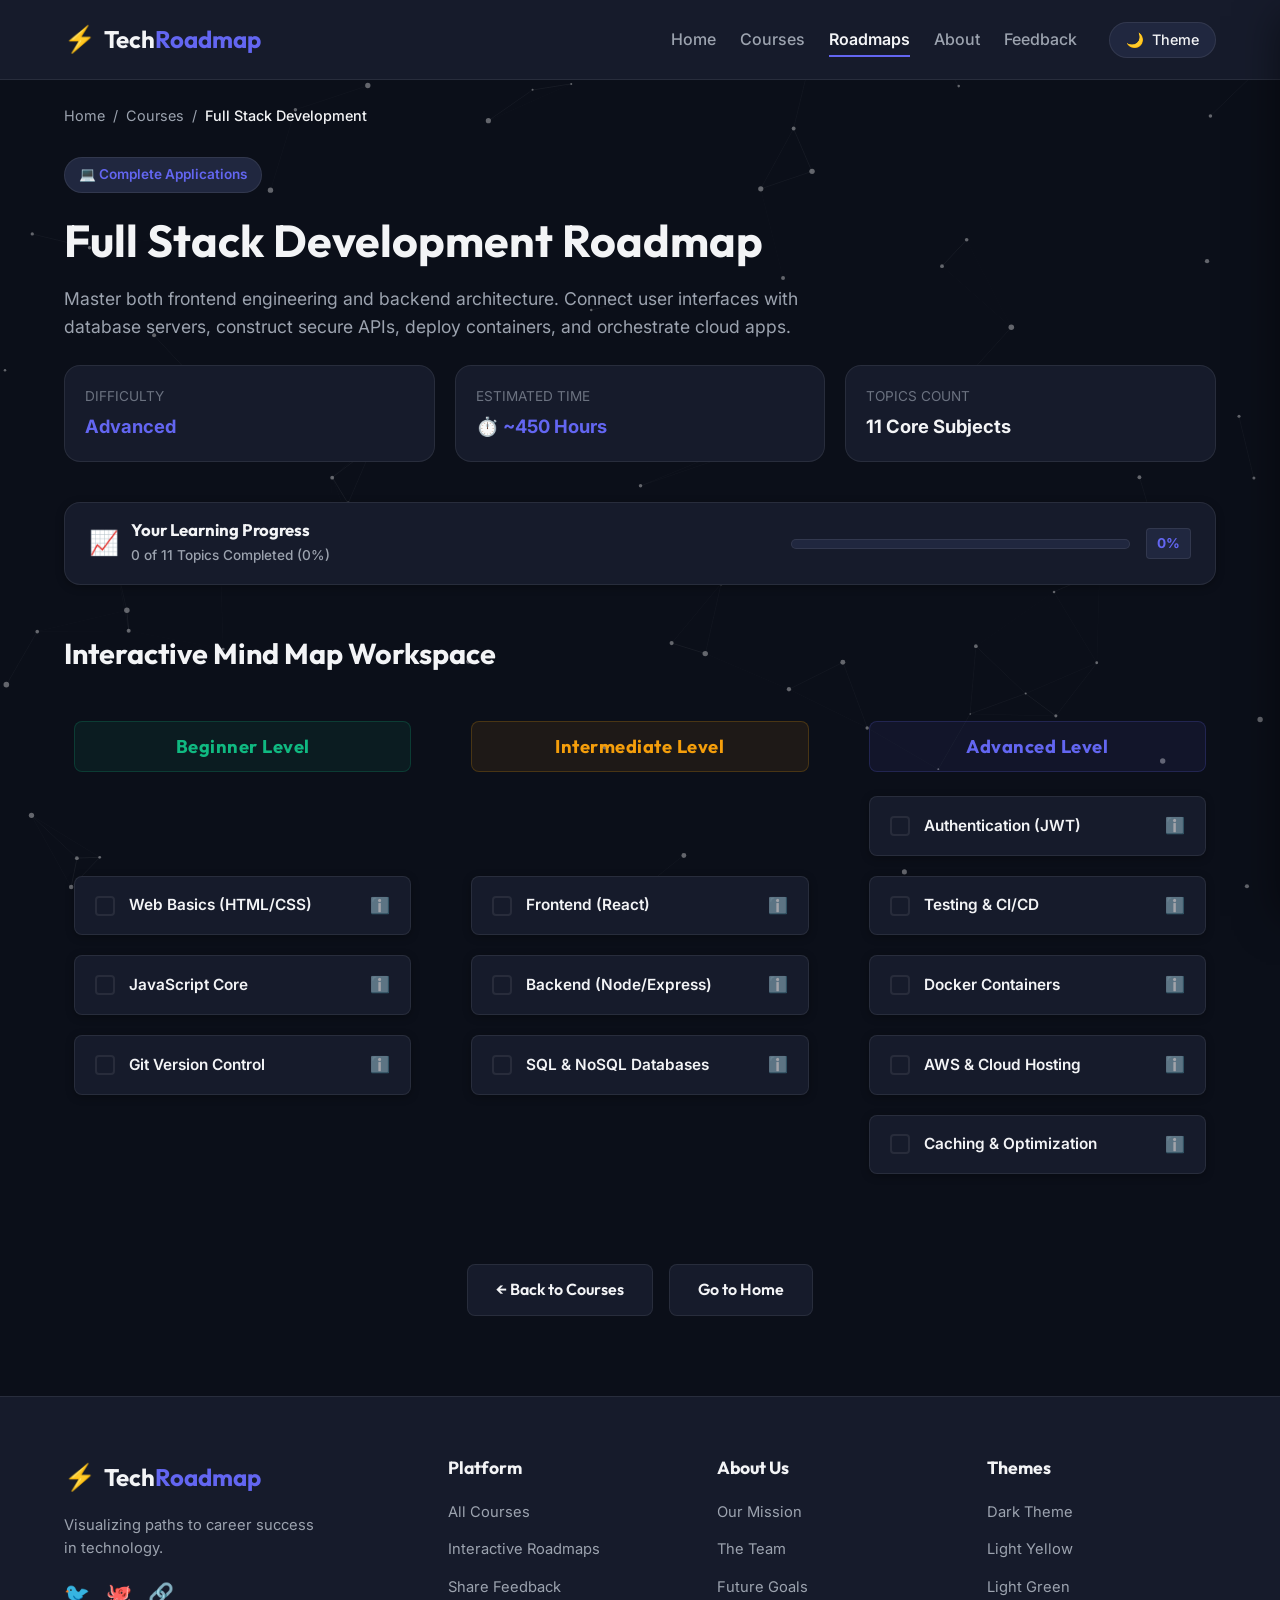
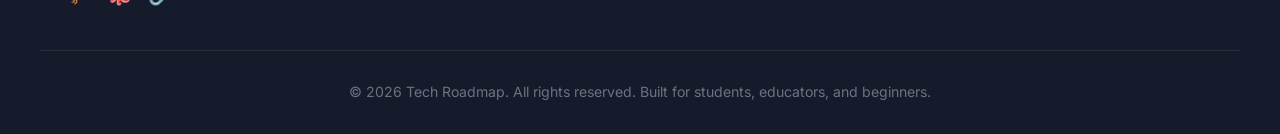
<file: pages/fullstack.html>
<!DOCTYPE html>
<html lang="en">
<head>
    <meta charset="UTF-8">
    <meta name="viewport" content="width=device-width, initial-scale=1.0">
    <title>Full Stack Development Roadmap - Interactive Mind Map</title>
    <!-- Meta tags for SEO -->
    <meta name="description" content="Master Full Stack Development. Follow our structured, interactive mind map detailing Beginner, Intermediate, and Advanced milestones with curated resources.">
    <meta name="keywords" content="Full Stack Development, HTML, CSS, JavaScript, React, Node.js, Express, databases, JWT, Docker, AWS, Testing">
    <meta name="author" content="Tech Roadmap Team">

    <!-- Google Fonts: Outfit and Inter -->
    <link rel="preconnect" href="https://fonts.googleapis.com">
    <link rel="preconnect" href="https://fonts.gstatic.com" crossorigin>
    <link href="https://fonts.googleapis.com/css2?family=Inter:wght@300;400;500;600;700&family=Outfit:wght@400;500;600;700;800&display=swap" rel="stylesheet">

    <!-- Stylesheets connection -->
    <link rel="stylesheet" href="../css/themes.css">
    <link rel="stylesheet" href="../css/style.css">
    <link rel="stylesheet" href="../css/roadmap.css">
</head>
<body class="theme-dark">
    <!-- Particle Stars Canvas Background -->
    <canvas id="particle-canvas"></canvas>

    <!-- Header & Navigation Bar -->
    <header class="header">
        <div class="nav-container container">
            <a href="../index.html" class="logo">
                <span class="logo-icon">⚡</span>
                <span class="logo-text">Tech<span class="highlight">Roadmap</span></span>
            </a>
            
            <!-- Mobile Menu Toggle Button -->
            <button class="mobile-nav-toggle" aria-label="Toggle navigation menu" id="mobile-toggle">
                <span class="bar"></span>
                <span class="bar"></span>
                <span class="bar"></span>
            </button>

            <!-- Navigation Links -->
            <nav class="nav-menu" id="nav-menu">
                <ul class="nav-list">
                    <li><a href="../index.html" class="nav-link">Home</a></li>
                    <li><a href="../courses.html" class="nav-link">Courses</a></li>
                    <li><a href="../courses.html#roadmaps" class="nav-link active">Roadmaps</a></li>
                    <li><a href="../about.html" class="nav-link">About</a></li>
                    <li><a href="../feedback.html" class="nav-link">Feedback</a></li>
                </ul>
                
                <!-- Theme Switcher Control -->
                <div class="theme-switcher-wrapper">
                    <button class="theme-toggle-btn" id="theme-btn" aria-haspopup="true" aria-expanded="false" title="Switch Theme">
                        <span id="theme-btn-icon">🌓</span>
                        <span class="theme-btn-text">Theme</span>
                    </button>
                    <!-- Theme Dropdown Menu -->
                    <ul class="theme-dropdown" id="theme-dropdown" role="menu">
                        <li role="menuitem"><button class="theme-opt-btn active" data-theme="dark"><span class="theme-indicator theme-dark-indicator"></span>Dark Theme</button></li>
                        <li role="menuitem"><button class="theme-opt-btn" data-theme="yellow"><span class="theme-indicator theme-yellow-indicator"></span>Light Yellow</button></li>
                        <li role="menuitem"><button class="theme-opt-btn" data-theme="green"><span class="theme-indicator theme-green-indicator"></span>Light Green</button></li>
                    </ul>
                </div>
            </nav>
        </div>
    </header>

    <!-- Breadcrumbs -->
    <div class="container" style="margin-top: 24px;">
        <nav class="breadcrumbs" aria-label="Breadcrumb" style="font-size: 0.9rem; color: var(--text-secondary); display: flex; gap: 8px;">
            <a href="../index.html">Home</a> <span>/</span>
            <a href="../courses.html">Courses</a> <span>/</span>
            <span style="color: var(--text-primary); font-weight: 500;">Full Stack Development</span>
        </nav>
    </div>

    <!-- Main Content -->
    <main class="container" style="margin-top: 30px; margin-bottom: 80px; position: relative;">
        
        <!-- Hero Section -->
        <section class="roadmap-hero" style="margin-bottom: 40px;">
            <div class="badge">💻 Complete Applications</div>
            <h1 style="font-size: 2.8rem; margin-bottom: 16px; font-family: 'Outfit', sans-serif;">Full Stack Development Roadmap</h1>
            <p style="color: var(--text-secondary); max-width: 750px; font-size: 1.1rem; margin-bottom: 24px;">
                Master both frontend engineering and backend architecture. Connect user interfaces with database servers, construct secure APIs, deploy containers, and orchestrate cloud apps.
            </p>
            
            <!-- Metadata Cards -->
            <div class="roadmap-meta-grid" style="display: grid; grid-template-columns: repeat(auto-fit, minmax(200px, 1fr)); gap: 20px;">
                <div style="background-color: var(--bg-secondary); padding: 20px; border: 1px solid var(--border-color); border-radius: var(--border-radius-md);">
                    <span style="font-size: 0.85rem; color: var(--text-muted); display: block; margin-bottom: 4px;">DIFFICULTY</span>
                    <strong style="color: #6366f1; font-size: 1.15rem;">Advanced</strong>
                </div>
                <div style="background-color: var(--bg-secondary); padding: 20px; border: 1px solid var(--border-color); border-radius: var(--border-radius-md);">
                    <span style="font-size: 0.85rem; color: var(--text-muted); display: block; margin-bottom: 4px;">ESTIMATED TIME</span>
                    <strong style="color: var(--accent-primary); font-size: 1.15rem;">⏱️ ~450 Hours</strong>
                </div>
                <div style="background-color: var(--bg-secondary); padding: 20px; border: 1px solid var(--border-color); border-radius: var(--border-radius-md);">
                    <span style="font-size: 0.85rem; color: var(--text-muted); display: block; margin-bottom: 4px;">TOPICS COUNT</span>
                    <strong style="font-size: 1.15rem;">11 Core Subjects</strong>
                </div>
            </div>
        </section>

        <!-- Sticky Progress Tracker Card -->
        <section class="progress-tracker-bar" style="position: sticky; top: var(--header-height); z-index: 100; background-color: var(--bg-secondary); border: 1px solid var(--border-color); padding: 16px 24px; border-radius: var(--border-radius-md); box-shadow: var(--shadow-sm); margin-bottom: 50px; display: flex; align-items: center; justify-content: space-between; flex-wrap: wrap; gap: 16px; transition: background-color var(--transition-normal);">
            <div style="display: flex; align-items: center; gap: 12px;">
                <span style="font-size: 1.5rem;">📈</span>
                <div>
                    <h3 style="font-size: 1.05rem; margin-bottom: 2px;">Your Learning Progress</h3>
                    <span id="progress-text" style="font-size: 0.85rem; color: var(--text-secondary); font-weight: 500;">0 of 11 Topics Completed (0%)</span>
                </div>
            </div>
            <div style="display: flex; align-items: center; gap: 16px; flex-grow: 1; max-width: 400px; justify-content: flex-end;">
                <div style="width: 100%; height: 10px; background-color: var(--bg-tertiary); border-radius: 10px; overflow: hidden; border: 1px solid var(--border-color);">
                    <div id="progress-bar-fill" style="width: 0%; height: 100%; background: linear-gradient(90deg, var(--accent-primary), var(--accent-secondary)); border-radius: 10px; transition: width 0.4s ease-out;"></div>
                </div>
                <span id="progress-percentage-badge" style="background-color: var(--bg-tertiary); border: 1px solid var(--border-color); padding: 4px 10px; border-radius: 4px; font-size: 0.85rem; font-weight: 700; color: var(--accent-primary);">0%</span>
            </div>
        </section>

        <!-- Mind Map Section -->
        <section class="mindmap-section" style="margin-bottom: 60px;">
            <h2 style="font-size: 1.8rem; margin-bottom: 20px; font-family: 'Outfit', sans-serif;">Interactive Mind Map Workspace</h2>
            <div class="mindmap-container">
                <svg class="mindmap-svg" id="mindmap-svg"></svg>
                
                <!-- 1. Beginner Column -->
                <div class="mindmap-column" id="col-beginner">
                    <div class="column-header level-beginner">Beginner Level</div>
                    <div class="column-nodes">
                        <div class="mindmap-node" data-topic="webbasics">
                            <input type="checkbox" class="node-checkbox" id="chk-webbasics" data-topic-id="webbasics" aria-label="Mark Web Basics Completed">
                            <span class="node-label">Web Basics (HTML/CSS)</span>
                            <span class="node-info-trigger">ℹ️</span>
                        </div>
                        <div class="mindmap-node" data-topic="jscore">
                            <input type="checkbox" class="node-checkbox" id="chk-jscore" data-topic-id="jscore" aria-label="Mark Javascript Core Completed">
                            <span class="node-label">JavaScript Core</span>
                            <span class="node-info-trigger">ℹ️</span>
                        </div>
                        <div class="mindmap-node" data-topic="git">
                            <input type="checkbox" class="node-checkbox" id="chk-git" data-topic-id="git" aria-label="Mark Git Completed">
                            <span class="node-label">Git Version Control</span>
                            <span class="node-info-trigger">ℹ️</span>
                        </div>
                    </div>
                </div>

                <!-- 2. Intermediate Column -->
                <div class="mindmap-column" id="col-intermediate">
                    <div class="column-header level-intermediate">Intermediate Level</div>
                    <div class="column-nodes">
                        <div class="mindmap-node" data-topic="frontend">
                            <input type="checkbox" class="node-checkbox" id="chk-frontend" data-topic-id="frontend" aria-label="Mark Frontend Completed">
                            <span class="node-label">Frontend (React)</span>
                            <span class="node-info-trigger">ℹ️</span>
                        </div>
                        <div class="mindmap-node" data-topic="backend">
                            <input type="checkbox" class="node-checkbox" id="chk-backend" data-topic-id="backend" aria-label="Mark Backend Completed">
                            <span class="node-label">Backend (Node/Express)</span>
                            <span class="node-info-trigger">ℹ️</span>
                        </div>
                        <div class="mindmap-node" data-topic="database">
                            <input type="checkbox" class="node-checkbox" id="chk-database" data-topic-id="database" aria-label="Mark Database Completed">
                            <span class="node-label">SQL & NoSQL Databases</span>
                            <span class="node-info-trigger">ℹ️</span>
                        </div>
                    </div>
                </div>

                <!-- 3. Advanced Column -->
                <div class="mindmap-column" id="col-advanced">
                    <div class="column-header level-advanced">Advanced Level</div>
                    <div class="column-nodes">
                        <div class="mindmap-node" data-topic="auth">
                            <input type="checkbox" class="node-checkbox" id="chk-auth" data-topic-id="auth" aria-label="Mark Authentication Completed">
                            <span class="node-label">Authentication (JWT)</span>
                            <span class="node-info-trigger">ℹ️</span>
                        </div>
                        <div class="mindmap-node" data-topic="cicd">
                            <input type="checkbox" class="node-checkbox" id="chk-cicd" data-topic-id="cicd" aria-label="Mark CI/CD Completed">
                            <span class="node-label">Testing & CI/CD</span>
                            <span class="node-info-trigger">ℹ️</span>
                        </div>
                        <div class="mindmap-node" data-topic="docker">
                            <input type="checkbox" class="node-checkbox" id="chk-docker" data-topic-id="docker" aria-label="Mark Docker Completed">
                            <span class="node-label">Docker Containers</span>
                            <span class="node-info-trigger">ℹ️</span>
                        </div>
                        <div class="mindmap-node" data-topic="cloud">
                            <input type="checkbox" class="node-checkbox" id="chk-cloud" data-topic-id="cloud" aria-label="Mark Cloud Platforms Completed">
                            <span class="node-label">AWS & Cloud Hosting</span>
                            <span class="node-info-trigger">ℹ️</span>
                        </div>
                        <div class="mindmap-node" data-topic="perf">
                            <input type="checkbox" class="node-checkbox" id="chk-perf" data-topic-id="perf" aria-label="Mark Performance Completed">
                            <span class="node-label">Caching & Optimization</span>
                            <span class="node-info-trigger">ℹ️</span>
                        </div>
                    </div>
                </div>
            </div>
        </section>

        <!-- Side Drawer Panel -->
        <aside class="detail-drawer" id="detail-drawer" aria-hidden="true" role="dialog" aria-labelledby="drawer-title">
            <button class="drawer-close-btn" id="drawer-close" aria-label="Close details panel">✕</button>
            <div class="drawer-content">
                <span class="drawer-badge" id="drawer-level-badge">Beginner</span>
                <h2 class="drawer-title" id="drawer-title">Topic Details</h2>
                
                <div class="drawer-meta-info" style="display: flex; gap: 16px; margin: 16px 0; border-bottom: 1px solid var(--border-color); padding-bottom: 16px;">
                    <div>
                        <span style="font-size: 0.8rem; color: var(--text-muted); display: block;">LEARNING ORDER</span>
                        <strong id="drawer-order">#1</strong>
                    </div>
                    <div>
                        <span style="font-size: 0.8rem; color: var(--text-muted); display: block;">ESTIMATED TIME</span>
                        <strong id="drawer-time">⏱️ 15 Hours</strong>
                    </div>
                </div>

                <div class="drawer-section">
                    <h3>Description</h3>
                    <p id="drawer-desc">Select a topic node from the mind map to view details.</p>
                </div>

                <div class="drawer-section">
                    <h3>Recommended Resources</h3>
                    <ul class="resources-list" id="drawer-resources">
                        <!-- Links appended dynamically -->
                    </ul>
                </div>
            </div>
        </aside>

        <!-- Fallback navigation buttons -->
        <div style="display: flex; gap: 16px; margin-top: 40px; justify-content: center;">
            <a href="../courses.html" class="btn btn-secondary">← Back to Courses</a>
            <a href="../index.html" class="btn btn-secondary">Go to Home</a>
        </div>
    </main>

    <!-- Footer -->
    <footer class="footer">
        <div class="container footer-grid">
            <div class="footer-brand">
                <a href="../index.html" class="logo">
                    <span class="logo-icon">⚡</span>
                    <span class="logo-text">Tech<span class="highlight">Roadmap</span></span>
                </a>
                <p class="footer-tagline">Visualizing paths to career success in technology.</p>
                <div class="social-links">
                    <a href="#" aria-label="Twitter">🐦</a>
                    <a href="#" aria-label="GitHub">🐙</a>
                    <a href="#" aria-label="LinkedIn">🔗</a>
                </div>
            </div>
            
            <div class="footer-links">
                <h3>Platform</h3>
                <ul>
                    <li><a href="../courses.html">All Courses</a></li>
                    <li><a href="../courses.html#roadmaps">Interactive Roadmaps</a></li>
                    <li><a href="../feedback.html">Share Feedback</a></li>
                </ul>
            </div>

            <div class="footer-links">
                <h3>About Us</h3>
                <ul>
                    <li><a href="../about.html">Our Mission</a></li>
                    <li><a href="../about.html#team">The Team</a></li>
                    <li><a href="../about.html#goals">Future Goals</a></li>
                </ul>
            </div>

            <div class="footer-links">
                <h3>Themes</h3>
                <ul>
                    <li><button class="footer-theme-link" data-theme-footer="dark">Dark Theme</button></li>
                    <li><button class="footer-theme-link" data-theme-footer="yellow">Light Yellow</button></li>
                    <li><button class="footer-theme-link" data-theme-footer="green">Light Green</button></li>
                </ul>
            </div>
        </div>
        
        <div class="footer-bottom container">
            <p>&copy; 2026 Tech Roadmap. All rights reserved. Built for students, educators, and beginners.</p>
        </div>
    </footer>

    <!-- Topic Details JSON Store -->
    <script id="roadmap-data" type="application/json">
    {
        "webbasics": {
            "title": "Web Basics (HTML/CSS)",
            "level": "Beginner",
            "order": 1,
            "time": "30 Hours",
            "desc": "Build static web templates. Master HTML markup structuring, CSS style decorations, flexbox models, CSS layouts, and page responsivity.",
            "resources": [
                {"name": "MDN Web Fundamentals", "url": "https://developer.mozilla.org/en-US/docs/Learn/Getting_started_with_the_web"}
            ]
        },
        "jscore": {
            "title": "JavaScript Core",
            "level": "Beginner",
            "order": 2,
            "time": "45 Hours",
            "desc": "Master programming fundamentals: variables, arrays, loop logic, functions, document tree selector models (DOM), and ES6 modules.",
            "resources": [
                {"name": "Eloquent JavaScript", "url": "https://eloquentjavascript.net/"}
            ]
        },
        "git": {
            "title": "Git Version Control",
            "level": "Beginner",
            "order": 3,
            "time": "12 Hours",
            "desc": "Learn key developer versioning. Cover Git commits, branch management, merge conflict resolution, and pushing codebases to GitHub.",
            "resources": [
                {"name": "Atlassian Git Guides", "url": "https://www.atlassian.com/git/tutorials"}
            ]
        },
        "frontend": {
            "title": "Frontend (React)",
            "level": "Intermediate",
            "order": 4,
            "time": "50 Hours",
            "desc": "Build dynamic user views using React. Study components, state hooks, react routers, and API connection hooks.",
            "resources": [
                {"name": "React Dev Official", "url": "https://react.dev/"}
            ]
        },
        "backend": {
            "title": "Backend (Node/Express)",
            "level": "Intermediate",
            "order": 5,
            "time": "45 Hours",
            "desc": "Set up server application servers using Node.js and the Express framework. Implement REST APIs and middleware validation routes.",
            "resources": [
                {"name": "Express Guide", "url": "https://expressjs.com/"}
            ]
        },
        "database": {
            "title": "SQL & NoSQL Databases",
            "level": "Intermediate",
            "order": 6,
            "time": "35 Hours",
            "desc": "Persist web client information. Study table schema design using relational SQL systems (PostgreSQL) and NoSQL databases (MongoDB).",
            "resources": [
                {"name": "SQL vs NoSQL (MongoDB Docs)", "url": "https://www.mongodb.com/nosql-explained/nosql-vs-sql"}
            ]
        },
        "auth": {
            "title": "Authentication (JWT)",
            "level": "Advanced",
            "order": 7,
            "time": "25 Hours",
            "desc": "Validate user permissions using cryptographically secure tokens. Build authentication routes using JSON Web Tokens (JWT) and secure cookie variables.",
            "resources": [
                {"name": "OWASP Authentication Guide", "url": "https://cheatsheetseries.owasp.org/cheatsheets/Authentication_Cheat_Sheet.html"}
            ]
        },
        "cicd": {
            "title": "Testing & CI/CD",
            "level": "Advanced",
            "order": 8,
            "time": "30 Hours",
            "desc": "Automate deployment tests. Implement backend integration tests (Jest/Supertest) and frontend testing tools alongside CI/CD workflows.",
            "resources": [
                {"name": "Intro to CI/CD (GitHub Actions)", "url": "https://docs.github.com/en/actions/learn-github-actions/understanding-github-actions"}
            ]
        },
        "docker": {
            "title": "Docker Containers",
            "level": "Advanced",
            "order": 9,
            "time": "20 Hours",
            "desc": "Orchestrate local running dependencies. Write Dockerfiles to package server logic and database instances inside self-contained virtualization frames.",
            "resources": [
                {"name": "Docker Container Tutorial", "url": "https://docs.docker.com/get-started/"}
            ]
        },
        "cloud": {
            "title": "AWS & Cloud Hosting",
            "level": "Advanced",
            "order": 10,
            "time": "35 Hours",
            "desc": "Deploy complete builds to global cloud platforms. Cover Amazon Web Services (AWS EC2/S3), static hosting sites, and server deployments.",
            "resources": [
                {"name": "AWS Getting Started Guide", "url": "https://aws.amazon.com/getting-started/"}
            ]
        },
        "perf": {
            "title": "Caching & Optimization",
            "level": "Advanced",
            "order": 11,
            "time": "20 Hours",
            "desc": "Improve page load speeds. Implement cache nodes (Redis), compress transfer bundles, configure browser caches, and optimize database indices.",
            "resources": [
                {"name": "Web Performance Guides (MDN)", "url": "https://developer.mozilla.org/en-US/docs/Web/Performance"}
            ]
        }
    }
    </script>

    <!-- Scripts Connection -->
    <script src="../js/theme.js"></script>
    <script src="../js/main.js"></script>
    <script src="../js/roadmap.js"></script>
</body>
</html>
</file>
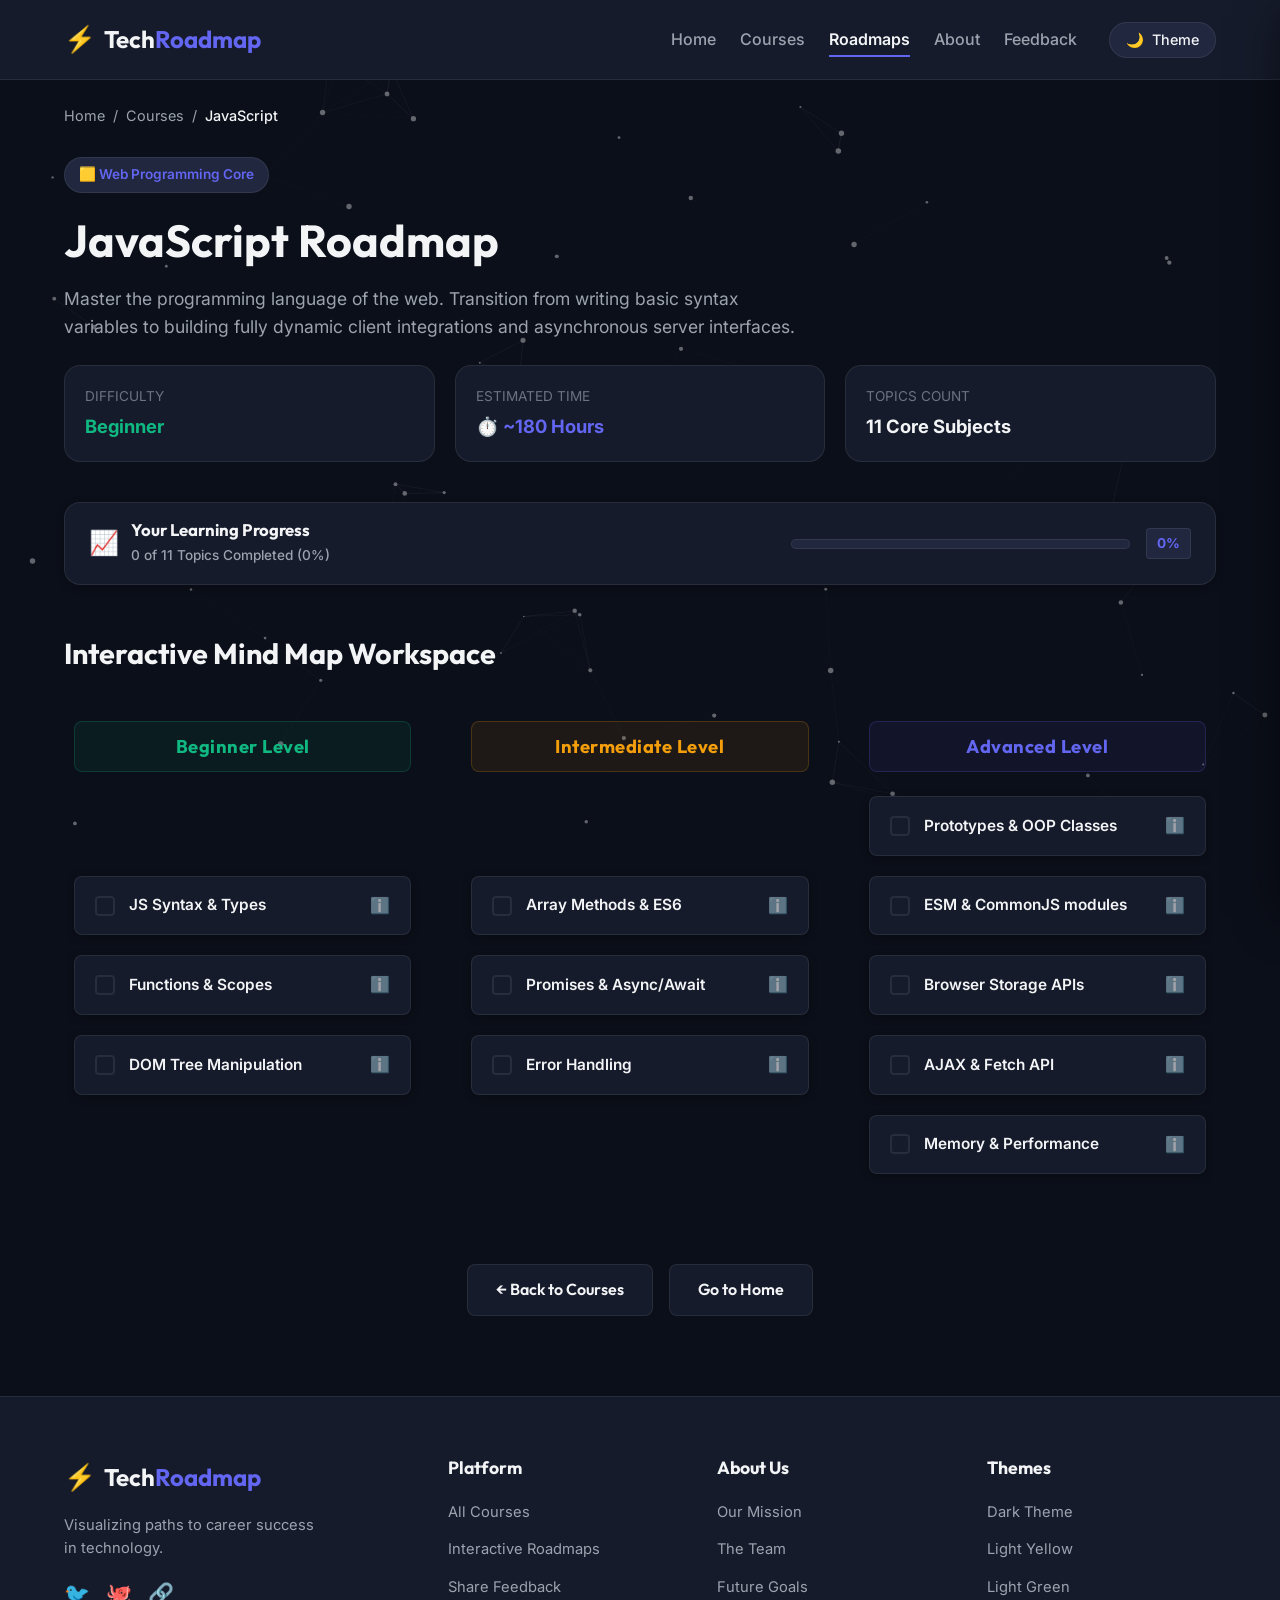
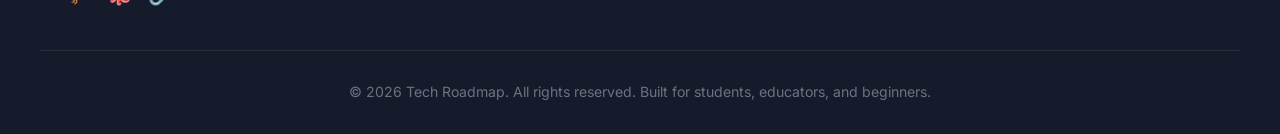
<file: pages/javascript.html>
<!DOCTYPE html>
<html lang="en">
<head>
    <meta charset="UTF-8">
    <meta name="viewport" content="width=device-width, initial-scale=1.0">
    <title>JavaScript Roadmap - Interactive Mind Map</title>
    <!-- Meta tags for SEO -->
    <meta name="description" content="Master JavaScript. Follow our structured, interactive mind map detailing Beginner, Intermediate, and Advanced milestones with curated resources.">
    <meta name="keywords" content="JavaScript, Programming, ES6, DOM, Promises, Async, OOP, Storage APIs, Fetch, Modules">
    <meta name="author" content="Tech Roadmap Team">

    <!-- Google Fonts: Outfit and Inter -->
    <link rel="preconnect" href="https://fonts.googleapis.com">
    <link rel="preconnect" href="https://fonts.gstatic.com" crossorigin>
    <link href="https://fonts.googleapis.com/css2?family=Inter:wght@300;400;500;600;700&family=Outfit:wght@400;500;600;700;800&display=swap" rel="stylesheet">

    <!-- Stylesheets connection -->
    <link rel="stylesheet" href="../css/themes.css">
    <link rel="stylesheet" href="../css/style.css">
    <link rel="stylesheet" href="../css/roadmap.css">
</head>
<body class="theme-dark">
    <!-- Particle Stars Canvas Background -->
    <canvas id="particle-canvas"></canvas>

    <!-- Header & Navigation Bar -->
    <header class="header">
        <div class="nav-container container">
            <a href="../index.html" class="logo">
                <span class="logo-icon">⚡</span>
                <span class="logo-text">Tech<span class="highlight">Roadmap</span></span>
            </a>
            
            <!-- Mobile Menu Toggle Button -->
            <button class="mobile-nav-toggle" aria-label="Toggle navigation menu" id="mobile-toggle">
                <span class="bar"></span>
                <span class="bar"></span>
                <span class="bar"></span>
            </button>

            <!-- Navigation Links -->
            <nav class="nav-menu" id="nav-menu">
                <ul class="nav-list">
                    <li><a href="../index.html" class="nav-link">Home</a></li>
                    <li><a href="../courses.html" class="nav-link">Courses</a></li>
                    <li><a href="../courses.html#roadmaps" class="nav-link active">Roadmaps</a></li>
                    <li><a href="../about.html" class="nav-link">About</a></li>
                    <li><a href="../feedback.html" class="nav-link">Feedback</a></li>
                </ul>
                
                <!-- Theme Switcher Control -->
                <div class="theme-switcher-wrapper">
                    <button class="theme-toggle-btn" id="theme-btn" aria-haspopup="true" aria-expanded="false" title="Switch Theme">
                        <span id="theme-btn-icon">🌓</span>
                        <span class="theme-btn-text">Theme</span>
                    </button>
                    <!-- Theme Dropdown Menu -->
                    <ul class="theme-dropdown" id="theme-dropdown" role="menu">
                        <li role="menuitem"><button class="theme-opt-btn active" data-theme="dark"><span class="theme-indicator theme-dark-indicator"></span>Dark Theme</button></li>
                        <li role="menuitem"><button class="theme-opt-btn" data-theme="yellow"><span class="theme-indicator theme-yellow-indicator"></span>Light Yellow</button></li>
                        <li role="menuitem"><button class="theme-opt-btn" data-theme="green"><span class="theme-indicator theme-green-indicator"></span>Light Green</button></li>
                    </ul>
                </div>
            </nav>
        </div>
    </header>

    <!-- Breadcrumbs -->
    <div class="container" style="margin-top: 24px;">
        <nav class="breadcrumbs" aria-label="Breadcrumb" style="font-size: 0.9rem; color: var(--text-secondary); display: flex; gap: 8px;">
            <a href="../index.html">Home</a> <span>/</span>
            <a href="../courses.html">Courses</a> <span>/</span>
            <span style="color: var(--text-primary); font-weight: 500;">JavaScript</span>
        </nav>
    </div>

    <!-- Main Content -->
    <main class="container" style="margin-top: 30px; margin-bottom: 80px; position: relative;">
        
        <!-- Hero Section -->
        <section class="roadmap-hero" style="margin-bottom: 40px;">
            <div class="badge">🟨 Web Programming Core</div>
            <h1 style="font-size: 2.8rem; margin-bottom: 16px; font-family: 'Outfit', sans-serif;">JavaScript Roadmap</h1>
            <p style="color: var(--text-secondary); max-width: 750px; font-size: 1.1rem; margin-bottom: 24px;">
                Master the programming language of the web. Transition from writing basic syntax variables to building fully dynamic client integrations and asynchronous server interfaces.
            </p>
            
            <!-- Metadata Cards -->
            <div class="roadmap-meta-grid" style="display: grid; grid-template-columns: repeat(auto-fit, minmax(200px, 1fr)); gap: 20px;">
                <div style="background-color: var(--bg-secondary); padding: 20px; border: 1px solid var(--border-color); border-radius: var(--border-radius-md);">
                    <span style="font-size: 0.85rem; color: var(--text-muted); display: block; margin-bottom: 4px;">DIFFICULTY</span>
                    <strong style="color: #10b981; font-size: 1.15rem;">Beginner</strong>
                </div>
                <div style="background-color: var(--bg-secondary); padding: 20px; border: 1px solid var(--border-color); border-radius: var(--border-radius-md);">
                    <span style="font-size: 0.85rem; color: var(--text-muted); display: block; margin-bottom: 4px;">ESTIMATED TIME</span>
                    <strong style="color: var(--accent-primary); font-size: 1.15rem;">⏱️ ~180 Hours</strong>
                </div>
                <div style="background-color: var(--bg-secondary); padding: 20px; border: 1px solid var(--border-color); border-radius: var(--border-radius-md);">
                    <span style="font-size: 0.85rem; color: var(--text-muted); display: block; margin-bottom: 4px;">TOPICS COUNT</span>
                    <strong style="font-size: 1.15rem;">11 Core Subjects</strong>
                </div>
            </div>
        </section>

        <!-- Sticky Progress Tracker Card -->
        <section class="progress-tracker-bar" style="position: sticky; top: var(--header-height); z-index: 100; background-color: var(--bg-secondary); border: 1px solid var(--border-color); padding: 16px 24px; border-radius: var(--border-radius-md); box-shadow: var(--shadow-sm); margin-bottom: 50px; display: flex; align-items: center; justify-content: space-between; flex-wrap: wrap; gap: 16px; transition: background-color var(--transition-normal);">
            <div style="display: flex; align-items: center; gap: 12px;">
                <span style="font-size: 1.5rem;">📈</span>
                <div>
                    <h3 style="font-size: 1.05rem; margin-bottom: 2px;">Your Learning Progress</h3>
                    <span id="progress-text" style="font-size: 0.85rem; color: var(--text-secondary); font-weight: 500;">0 of 11 Topics Completed (0%)</span>
                </div>
            </div>
            <div style="display: flex; align-items: center; gap: 16px; flex-grow: 1; max-width: 400px; justify-content: flex-end;">
                <div style="width: 100%; height: 10px; background-color: var(--bg-tertiary); border-radius: 10px; overflow: hidden; border: 1px solid var(--border-color);">
                    <div id="progress-bar-fill" style="width: 0%; height: 100%; background: linear-gradient(90deg, var(--accent-primary), var(--accent-secondary)); border-radius: 10px; transition: width 0.4s ease-out;"></div>
                </div>
                <span id="progress-percentage-badge" style="background-color: var(--bg-tertiary); border: 1px solid var(--border-color); padding: 4px 10px; border-radius: 4px; font-size: 0.85rem; font-weight: 700; color: var(--accent-primary);">0%</span>
            </div>
        </section>

        <!-- Mind Map Section -->
        <section class="mindmap-section" style="margin-bottom: 60px;">
            <h2 style="font-size: 1.8rem; margin-bottom: 20px; font-family: 'Outfit', sans-serif;">Interactive Mind Map Workspace</h2>
            <div class="mindmap-container">
                <svg class="mindmap-svg" id="mindmap-svg"></svg>
                
                <!-- 1. Beginner Column -->
                <div class="mindmap-column" id="col-beginner">
                    <div class="column-header level-beginner">Beginner Level</div>
                    <div class="column-nodes">
                        <div class="mindmap-node" data-topic="basics">
                            <input type="checkbox" class="node-checkbox" id="chk-basics" data-topic-id="basics" aria-label="Mark Basics Completed">
                            <span class="node-label">JS Syntax & Types</span>
                            <span class="node-info-trigger">ℹ️</span>
                        </div>
                        <div class="mindmap-node" data-topic="functions">
                            <input type="checkbox" class="node-checkbox" id="chk-functions" data-topic-id="functions" aria-label="Mark Functions Completed">
                            <span class="node-label">Functions & Scopes</span>
                            <span class="node-info-trigger">ℹ️</span>
                        </div>
                        <div class="mindmap-node" data-topic="dom">
                            <input type="checkbox" class="node-checkbox" id="chk-dom" data-topic-id="dom" aria-label="Mark DOM Completed">
                            <span class="node-label">DOM Tree Manipulation</span>
                            <span class="node-info-trigger">ℹ️</span>
                        </div>
                    </div>
                </div>

                <!-- 2. Intermediate Column -->
                <div class="mindmap-column" id="col-intermediate">
                    <div class="column-header level-intermediate">Intermediate Level</div>
                    <div class="column-nodes">
                        <div class="mindmap-node" data-topic="arraymethods">
                            <input type="checkbox" class="node-checkbox" id="chk-arraymethods" data-topic-id="arraymethods" aria-label="Mark Array Methods Completed">
                            <span class="node-label">Array Methods & ES6</span>
                            <span class="node-info-trigger">ℹ️</span>
                        </div>
                        <div class="mindmap-node" data-topic="async">
                            <input type="checkbox" class="node-checkbox" id="chk-async" data-topic-id="async" aria-label="Mark Async Completed">
                            <span class="node-label">Promises & Async/Await</span>
                            <span class="node-info-trigger">ℹ️</span>
                        </div>
                        <div class="mindmap-node" data-topic="errors">
                            <input type="checkbox" class="node-checkbox" id="chk-errors" data-topic-id="errors" aria-label="Mark Error Handling Completed">
                            <span class="node-label">Error Handling</span>
                            <span class="node-info-trigger">ℹ️</span>
                        </div>
                    </div>
                </div>

                <!-- 3. Advanced Column -->
                <div class="mindmap-column" id="col-advanced">
                    <div class="column-header level-advanced">Advanced Level</div>
                    <div class="column-nodes">
                        <div class="mindmap-node" data-topic="oop">
                            <input type="checkbox" class="node-checkbox" id="chk-oop" data-topic-id="oop" aria-label="Mark OOP Completed">
                            <span class="node-label">Prototypes & OOP Classes</span>
                            <span class="node-info-trigger">ℹ️</span>
                        </div>
                        <div class="mindmap-node" data-topic="modules">
                            <input type="checkbox" class="node-checkbox" id="chk-modules" data-topic-id="modules" aria-label="Mark Modules Completed">
                            <span class="node-label">ESM & CommonJS modules</span>
                            <span class="node-info-trigger">ℹ️</span>
                        </div>
                        <div class="mindmap-node" data-topic="storage">
                            <input type="checkbox" class="node-checkbox" id="chk-storage" data-topic-id="storage" aria-label="Mark Storage Completed">
                            <span class="node-label">Browser Storage APIs</span>
                            <span class="node-info-trigger">ℹ️</span>
                        </div>
                        <div class="mindmap-node" data-topic="fetch">
                            <input type="checkbox" class="node-checkbox" id="chk-fetch" data-topic-id="fetch" aria-label="Mark Fetch API Completed">
                            <span class="node-label">AJAX & Fetch API</span>
                            <span class="node-info-trigger">ℹ️</span>
                        </div>
                        <div class="mindmap-node" data-topic="performance">
                            <input type="checkbox" class="node-checkbox" id="chk-performance" data-topic-id="performance" aria-label="Mark Performance Completed">
                            <span class="node-label">Memory & Performance</span>
                            <span class="node-info-trigger">ℹ️</span>
                        </div>
                    </div>
                </div>
            </div>
        </section>

        <!-- Side Drawer Panel -->
        <aside class="detail-drawer" id="detail-drawer" aria-hidden="true" role="dialog" aria-labelledby="drawer-title">
            <button class="drawer-close-btn" id="drawer-close" aria-label="Close details panel">✕</button>
            <div class="drawer-content">
                <span class="drawer-badge" id="drawer-level-badge">Beginner</span>
                <h2 class="drawer-title" id="drawer-title">Topic Details</h2>
                
                <div class="drawer-meta-info" style="display: flex; gap: 16px; margin: 16px 0; border-bottom: 1px solid var(--border-color); padding-bottom: 16px;">
                    <div>
                        <span style="font-size: 0.8rem; color: var(--text-muted); display: block;">LEARNING ORDER</span>
                        <strong id="drawer-order">#1</strong>
                    </div>
                    <div>
                        <span style="font-size: 0.8rem; color: var(--text-muted); display: block;">ESTIMATED TIME</span>
                        <strong id="drawer-time">⏱️ 15 Hours</strong>
                    </div>
                </div>

                <div class="drawer-section">
                    <h3>Description</h3>
                    <p id="drawer-desc">Select a topic node from the mind map to view details.</p>
                </div>

                <div class="drawer-section">
                    <h3>Recommended Resources</h3>
                    <ul class="resources-list" id="drawer-resources">
                        <!-- Links appended dynamically -->
                    </ul>
                </div>
            </div>
        </aside>

        <!-- Fallback navigation buttons -->
        <div style="display: flex; gap: 16px; margin-top: 40px; justify-content: center;">
            <a href="../courses.html" class="btn btn-secondary">← Back to Courses</a>
            <a href="../index.html" class="btn btn-secondary">Go to Home</a>
        </div>
    </main>

    <!-- Footer -->
    <footer class="footer">
        <div class="container footer-grid">
            <div class="footer-brand">
                <a href="../index.html" class="logo">
                    <span class="logo-icon">⚡</span>
                    <span class="logo-text">Tech<span class="highlight">Roadmap</span></span>
                </a>
                <p class="footer-tagline">Visualizing paths to career success in technology.</p>
                <div class="social-links">
                    <a href="#" aria-label="Twitter">🐦</a>
                    <a href="#" aria-label="GitHub">🐙</a>
                    <a href="#" aria-label="LinkedIn">🔗</a>
                </div>
            </div>
            
            <div class="footer-links">
                <h3>Platform</h3>
                <ul>
                    <li><a href="../courses.html">All Courses</a></li>
                    <li><a href="../courses.html#roadmaps">Interactive Roadmaps</a></li>
                    <li><a href="../feedback.html">Share Feedback</a></li>
                </ul>
            </div>

            <div class="footer-links">
                <h3>About Us</h3>
                <ul>
                    <li><a href="../about.html">Our Mission</a></li>
                    <li><a href="../about.html#team">The Team</a></li>
                    <li><a href="../about.html#goals">Future Goals</a></li>
                </ul>
            </div>

            <div class="footer-links">
                <h3>Themes</h3>
                <ul>
                    <li><button class="footer-theme-link" data-theme-footer="dark">Dark Theme</button></li>
                    <li><button class="footer-theme-link" data-theme-footer="yellow">Light Yellow</button></li>
                    <li><button class="footer-theme-link" data-theme-footer="green">Light Green</button></li>
                </ul>
            </div>
        </div>
        
        <div class="footer-bottom container">
            <p>&copy; 2026 Tech Roadmap. All rights reserved. Built for students, educators, and beginners.</p>
        </div>
    </footer>

    <!-- Topic Details JSON Store -->
    <script id="roadmap-data" type="application/json">
    {
        "basics": {
            "title": "JS Syntax & Types",
            "level": "Beginner",
            "order": 1,
            "time": "15 Hours",
            "desc": "Study programming fundamentals: variables (let, const), data types (string, numbers, symbols, objects), control flows (if/else, switch), and loop types.",
            "resources": [
                {"name": "W3Schools JavaScript Tutorial", "url": "https://www.w3schools.com/js/"},
                {"name": "MDN JS First Steps", "url": "https://developer.mozilla.org/en-US/docs/Web/JavaScript/Guide/Introduction"}
            ]
        },
        "functions": {
            "title": "Functions & Scopes",
            "level": "Beginner",
            "order": 2,
            "time": "20 Hours",
            "desc": "Build reusable logic. Master arrow functions, parameter defaults, closures, execution scopes, hoisting, and the 'this' keyword reference.",
            "resources": [
                {"name": "javascript.info - Functions", "url": "https://javascript.info/function-basics"},
                {"name": "Understand Scope & Closures", "url": "https://developer.mozilla.org/en-US/docs/Web/JavaScript/Closures"}
            ]
        },
        "dom": {
            "title": "DOM Tree Manipulation",
            "level": "Beginner",
            "order": 3,
            "time": "25 Hours",
            "desc": "Interact with HTML. Learn tree node selection queries, dynamic class updates, event listeners, bubbling, and building templates.",
            "resources": [
                {"name": "DOM Introduction (MDN)", "url": "https://developer.mozilla.org/en-US/docs/Web/API/Document_Object_Model/Introduction"}
            ]
        },
        "arraymethods": {
            "title": "Array Methods & ES6",
            "level": "Intermediate",
            "order": 4,
            "time": "20 Hours",
            "desc": "Write cleaner loops. Master map, filter, reduce, find, object destructuring, spread syntax, template literals, and property shorthands.",
            "resources": [
                {"name": "ES6 Features and Syntaxes", "url": "https://www.w3schools.com/js/js_es6.asp"}
            ]
        },
        "async": {
            "title": "Promises & Async/Await",
            "level": "Intermediate",
            "order": 5,
            "time": "30 Hours",
            "desc": "Manage asynchronous calls. Learn promise lifecycles (resolve/reject), chaining runs, async wrappers, and event loop cycles.",
            "resources": [
                {"name": "javascript.info - Promises & Async", "url": "https://javascript.info/async"}
            ]
        },
        "errors": {
            "title": "Error Handling",
            "level": "Intermediate",
            "order": 6,
            "time": "15 Hours",
            "desc": "Gracefully handle runtime crashes. Learn try/catch, throwing custom Error objects, and tracing debug logs in Chrome console tools.",
            "resources": [
                {"name": "JavaScript Try Catch Guides", "url": "https://www.w3schools.com/js/js_errors.asp"}
            ]
        },
        "oop": {
            "title": "Prototypes & OOP Classes",
            "level": "Advanced",
            "order": 7,
            "time": "25 Hours",
            "desc": "Object-oriented structures. Learn prototypes, ES6 classes, constructor methods, subclass inheritances, and object abstractions.",
            "resources": [
                {"name": "Object-Oriented JavaScript (MDN)", "url": "https://developer.mozilla.org/en-US/docs/Learn/JavaScript/Objects/Object-oriented_programming"}
            ]
        },
        "modules": {
            "title": "ESM & CommonJS modules",
            "level": "Advanced",
            "order": 8,
            "time": "10 Hours",
            "desc": "Learn modular codebase patterns. Study differences between ES Modules (import/export) and NodeJS CommonJS modules (require/module.exports).",
            "resources": [
                {"name": "JavaScript Modules Guide (MDN)", "url": "https://developer.mozilla.org/en-US/docs/Web/JavaScript/Guide/Modules"}
            ]
        },
        "storage": {
            "title": "Browser Storage APIs",
            "level": "Advanced",
            "order": 9,
            "time": "15 Hours",
            "desc": "Cache states client-side. Cover localStorage key-value storage, sessionStorage lifetimes, browser cookie storage, and IndexedDB arrays.",
            "resources": [
                {"name": "Web Storage API Overview", "url": "https://developer.mozilla.org/en-US/docs/Web/API/Web_Storage_API"}
            ]
        },
        "fetch": {
            "title": "AJAX & Fetch API",
            "level": "Advanced",
            "order": 10,
            "time": "20 Hours",
            "desc": "Consume server resources. Master the Fetch API, REST verbs (GET, POST), header payloads, request body bindings, and handling JSON outputs.",
            "resources": [
                {"name": "Using the Fetch API", "url": "https://developer.mozilla.org/en-US/docs/Web/API/Fetch_API/Using_Fetch"}
            ]
        },
        "performance": {
            "title": "Memory & Performance",
            "level": "Advanced",
            "order": 11,
            "time": "20 Hours",
            "desc": "Optimize execution times. Understand garbage collection, call stacks, memory leak sources, debouncing scroll events, and throttling cycles.",
            "resources": [
                {"name": "Chrome DevTools Memory Profiling", "url": "https://developer.chrome.com/docs/devtools/memory-problems/"}
            ]
        }
    }
    </script>

    <!-- Scripts Connection -->
    <script src="../js/theme.js"></script>
    <script src="../js/main.js"></script>
    <script src="../js/roadmap.js"></script>
</body>
</html>
</file>
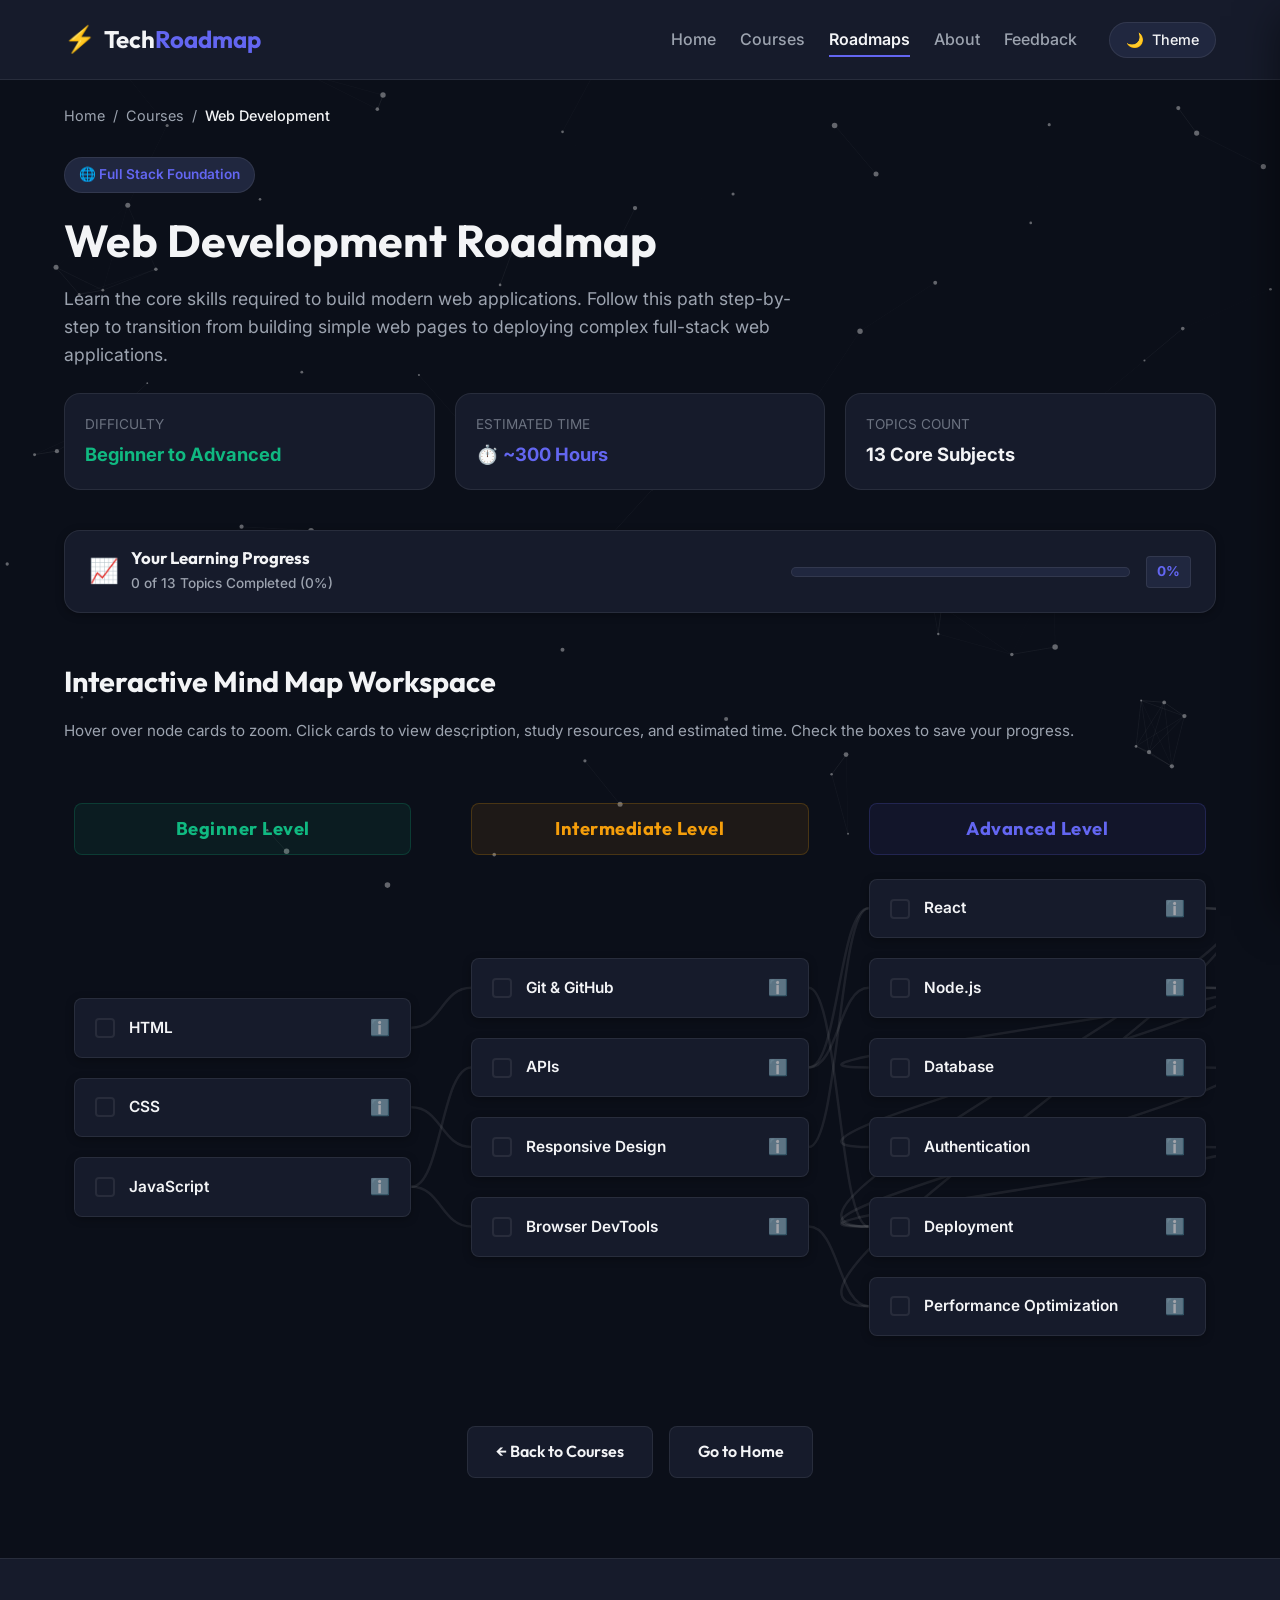
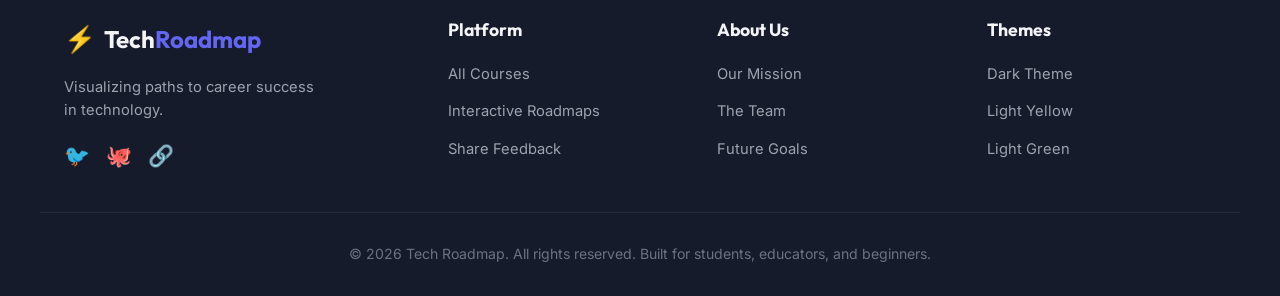
<file: pages/web-development.html>
<!DOCTYPE html>
<html lang="en">
<head>
    <meta charset="UTF-8">
    <meta name="viewport" content="width=device-width, initial-scale=1.0">
    <title>Web Development Roadmap - Interactive Mind Map</title>
    
    <!-- Meta tags for SEO -->
    <meta name="description" content="Master Web Development. Follow our structured, interactive mind map detailing Beginner, Intermediate, and Advanced milestones with curated resources.">
    <meta name="keywords" content="Web Development, HTML, CSS, JavaScript, React, Node.js, Git, SQL, Interactive Roadmap, Mind Map">
    <meta name="author" content="Tech Roadmap Team">

    <!-- Google Fonts: Outfit and Inter -->
    <link rel="preconnect" href="https://fonts.googleapis.com">
    <link rel="preconnect" href="https://fonts.gstatic.com" crossorigin>
    <link href="https://fonts.googleapis.com/css2?family=Inter:wght@300;400;500;600;700&family=Outfit:wght@400;500;600;700;800&display=swap" rel="stylesheet">

    <!-- Stylesheets connection (Going up one level to reach CSS folder) -->
    <link rel="stylesheet" href="../css/themes.css">
    <link rel="stylesheet" href="../css/style.css">
    <link rel="stylesheet" href="../css/roadmap.css">
</head>
<body class="theme-dark">
    <!-- Particle Stars Canvas Background -->
    <canvas id="particle-canvas"></canvas>

    <!-- Header & Navigation Bar -->
    <header class="header">
        <div class="nav-container container">
            <a href="../index.html" class="logo">
                <span class="logo-icon">⚡</span>
                <span class="logo-text">Tech<span class="highlight">Roadmap</span></span>
            </a>
            
            <!-- Mobile Menu Toggle Button -->
            <button class="mobile-nav-toggle" aria-label="Toggle navigation menu" id="mobile-toggle">
                <span class="bar"></span>
                <span class="bar"></span>
                <span class="bar"></span>
            </button>

            <!-- Navigation Links -->
            <nav class="nav-menu" id="nav-menu">
                <ul class="nav-list">
                    <li><a href="../index.html" class="nav-link">Home</a></li>
                    <li><a href="../courses.html" class="nav-link">Courses</a></li>
                    <li><a href="../courses.html#roadmaps" class="nav-link active">Roadmaps</a></li>
                    <li><a href="../about.html" class="nav-link">About</a></li>
                    <li><a href="../feedback.html" class="nav-link">Feedback</a></li>
                </ul>
                
                <!-- Theme Switcher Control -->
                <div class="theme-switcher-wrapper">
                    <button class="theme-toggle-btn" id="theme-btn" aria-haspopup="true" aria-expanded="false" title="Switch Theme">
                        <span id="theme-btn-icon">🌓</span>
                        <span class="theme-btn-text">Theme</span>
                    </button>
                    <!-- Theme Dropdown Menu -->
                    <ul class="theme-dropdown" id="theme-dropdown" role="menu">
                        <li role="menuitem"><button class="theme-opt-btn active" data-theme="dark"><span class="theme-indicator theme-dark-indicator"></span>Dark Theme</button></li>
                        <li role="menuitem"><button class="theme-opt-btn" data-theme="yellow"><span class="theme-indicator theme-yellow-indicator"></span>Light Yellow</button></li>
                        <li role="menuitem"><button class="theme-opt-btn" data-theme="green"><span class="theme-indicator theme-green-indicator"></span>Light Green</button></li>
                    </ul>
                </div>
            </nav>
        </div>
    </header>

    <!-- Breadcrumb Navigation Links -->
    <div class="container" style="margin-top: 24px;">
        <nav class="breadcrumbs" aria-label="Breadcrumb" style="font-size: 0.9rem; color: var(--text-secondary); display: flex; gap: 8px;">
            <a href="../index.html" style="hover: color: var(--accent-primary);">Home</a> <span>/</span>
            <a href="../courses.html" style="hover: color: var(--accent-primary);">Courses</a> <span>/</span>
            <span style="color: var(--text-primary); font-weight: 500;">Web Development</span>
        </nav>
    </div>

    <!-- Main Content Grid -->
    <main class="container" style="margin-top: 30px; margin-bottom: 80px; position: relative;">
        
        <!-- Hero Section -->
        <section class="roadmap-hero" style="margin-bottom: 40px;">
            <div class="badge">🌐 Full Stack Foundation</div>
            <h1 style="font-size: 2.8rem; margin-bottom: 16px; font-family: 'Outfit', sans-serif;">Web Development Roadmap</h1>
            <p style="color: var(--text-secondary); max-width: 750px; font-size: 1.1rem; margin-bottom: 24px;">
                Learn the core skills required to build modern web applications. Follow this path step-by-step to transition from building simple web pages to deploying complex full-stack web applications.
            </p>
            
            <!-- Metadata Cards -->
            <div class="roadmap-meta-grid" style="display: grid; grid-template-columns: repeat(auto-fit, minmax(200px, 1fr)); gap: 20px;">
                <div style="background-color: var(--bg-secondary); padding: 20px; border: 1px solid var(--border-color); border-radius: var(--border-radius-md);">
                    <span style="font-size: 0.85rem; color: var(--text-muted); display: block; margin-bottom: 4px;">DIFFICULTY</span>
                    <strong style="color: #10b981; font-size: 1.15rem;">Beginner to Advanced</strong>
                </div>
                <div style="background-color: var(--bg-secondary); padding: 20px; border: 1px solid var(--border-color); border-radius: var(--border-radius-md);">
                    <span style="font-size: 0.85rem; color: var(--text-muted); display: block; margin-bottom: 4px;">ESTIMATED TIME</span>
                    <strong style="color: var(--accent-primary); font-size: 1.15rem;">⏱️ ~300 Hours</strong>
                </div>
                <div style="background-color: var(--bg-secondary); padding: 20px; border: 1px solid var(--border-color); border-radius: var(--border-radius-md);">
                    <span style="font-size: 0.85rem; color: var(--text-muted); display: block; margin-bottom: 4px;">TOPICS COUNT</span>
                    <strong style="font-size: 1.15rem;">13 Core Subjects</strong>
                </div>
            </div>
        </section>

        <!-- Sticky Progress Tracker Card -->
        <section class="progress-tracker-bar" style="position: sticky; top: var(--header-height); z-index: 100; background-color: var(--bg-secondary); border: 1px solid var(--border-color); padding: 16px 24px; border-radius: var(--border-radius-md); box-shadow: var(--shadow-sm); margin-bottom: 50px; display: flex; align-items: center; justify-content: space-between; flex-wrap: wrap; gap: 16px; transition: background-color var(--transition-normal);">
            <div style="display: flex; align-items: center; gap: 12px;">
                <span style="font-size: 1.5rem;">📈</span>
                <div>
                    <h3 style="font-size: 1.05rem; margin-bottom: 2px;">Your Learning Progress</h3>
                    <span id="progress-text" style="font-size: 0.85rem; color: var(--text-secondary); font-weight: 500;">0 of 13 Topics Completed (0%)</span>
                </div>
            </div>
            <div style="display: flex; align-items: center; gap: 16px; flex-grow: 1; max-width: 400px; justify-content: flex-end;">
                <!-- Visual fill progress bar -->
                <div style="width: 100%; height: 10px; background-color: var(--bg-tertiary); border-radius: 10px; overflow: hidden; border: 1px solid var(--border-color);">
                    <div id="progress-bar-fill" style="width: 0%; height: 100%; background: linear-gradient(90deg, var(--accent-primary), var(--accent-secondary)); border-radius: 10px; transition: width 0.4s ease-out;"></div>
                </div>
                <span id="progress-percentage-badge" style="background-color: var(--bg-tertiary); border: 1px solid var(--border-color); padding: 4px 10px; border-radius: 4px; font-size: 0.85rem; font-weight: 700; color: var(--accent-primary);">0%</span>
            </div>
        </section>

        <!-- Interactive Mind Map Area -->
        <section class="mindmap-section" style="margin-bottom: 60px;">
            <h2 style="font-size: 1.8rem; margin-bottom: 20px; font-family: 'Outfit', sans-serif;">Interactive Mind Map Workspace</h2>
            <p style="color: var(--text-secondary); font-size: 0.95rem; margin-bottom: 30px;">Hover over node cards to zoom. Click cards to view description, study resources, and estimated time. Check the boxes to save your progress.</p>
            
            <div class="mindmap-container">
                <!-- SVG Canvas for connecting nodes (drawn dynamically by js/roadmap.js) -->
                <svg class="mindmap-svg" id="mindmap-svg"></svg>
                
                <!-- 1. Beginner Level Column -->
                <div class="mindmap-column" id="col-beginner">
                    <div class="column-header level-beginner">Beginner Level</div>
                    <div class="column-nodes">
                        <!-- HTML Node -->
                        <div class="mindmap-node" data-topic="html">
                            <input type="checkbox" class="node-checkbox" id="chk-html" data-topic-id="html" aria-label="Mark HTML Completed">
                            <span class="node-label">HTML</span>
                            <span class="node-info-trigger">ℹ️</span>
                        </div>
                        <!-- CSS Node -->
                        <div class="mindmap-node" data-topic="css">
                            <input type="checkbox" class="node-checkbox" id="chk-css" data-topic-id="css" aria-label="Mark CSS Completed">
                            <span class="node-label">CSS</span>
                            <span class="node-info-trigger">ℹ️</span>
                        </div>
                        <!-- JavaScript Node -->
                        <div class="mindmap-node" data-topic="javascript">
                            <input type="checkbox" class="node-checkbox" id="chk-javascript" data-topic-id="javascript" aria-label="Mark JavaScript Completed">
                            <span class="node-label">JavaScript</span>
                            <span class="node-info-trigger">ℹ️</span>
                        </div>
                    </div>
                </div>

                <!-- 2. Intermediate Level Column -->
                <div class="mindmap-column" id="col-intermediate">
                    <div class="column-header level-intermediate">Intermediate Level</div>
                    <div class="column-nodes">
                        <!-- Git & GitHub Node -->
                        <div class="mindmap-node" data-topic="git">
                            <input type="checkbox" class="node-checkbox" id="chk-git" data-topic-id="git" aria-label="Mark Git Completed">
                            <span class="node-label">Git & GitHub</span>
                            <span class="node-info-trigger">ℹ️</span>
                        </div>
                        <!-- APIs Node -->
                        <div class="mindmap-node" data-topic="apis">
                            <input type="checkbox" class="node-checkbox" id="chk-apis" data-topic-id="apis" aria-label="Mark APIs Completed">
                            <span class="node-label">APIs</span>
                            <span class="node-info-trigger">ℹ️</span>
                        </div>
                        <!-- Responsive Design Node -->
                        <div class="mindmap-node" data-topic="responsive">
                            <input type="checkbox" class="node-checkbox" id="chk-responsive" data-topic-id="responsive" aria-label="Mark Responsive Design Completed">
                            <span class="node-label">Responsive Design</span>
                            <span class="node-info-trigger">ℹ️</span>
                        </div>
                        <!-- Dev Tools Node -->
                        <div class="mindmap-node" data-topic="devtools">
                            <input type="checkbox" class="node-checkbox" id="chk-devtools" data-topic-id="devtools" aria-label="Mark DevTools Completed">
                            <span class="node-label">Browser DevTools</span>
                            <span class="node-info-trigger">ℹ️</span>
                        </div>
                    </div>
                </div>

                <!-- 3. Advanced Level Column -->
                <div class="mindmap-column" id="col-advanced">
                    <div class="column-header level-advanced">Advanced Level</div>
                    <div class="column-nodes">
                        <!-- React Node -->
                        <div class="mindmap-node" data-topic="react">
                            <input type="checkbox" class="node-checkbox" id="chk-react" data-topic-id="react" aria-label="Mark React Completed">
                            <span class="node-label">React</span>
                            <span class="node-info-trigger">ℹ️</span>
                        </div>
                        <!-- Node.js Node -->
                        <div class="mindmap-node" data-topic="nodejs">
                            <input type="checkbox" class="node-checkbox" id="chk-nodejs" data-topic-id="nodejs" aria-label="Mark Nodejs Completed">
                            <span class="node-label">Node.js</span>
                            <span class="node-info-trigger">ℹ️</span>
                        </div>
                        <!-- Database Node -->
                        <div class="mindmap-node" data-topic="database">
                            <input type="checkbox" class="node-checkbox" id="chk-database" data-topic-id="database" aria-label="Mark Database Completed">
                            <span class="node-label">Database</span>
                            <span class="node-info-trigger">ℹ️</span>
                        </div>
                        <!-- Authentication Node -->
                        <div class="mindmap-node" data-topic="auth">
                            <input type="checkbox" class="node-checkbox" id="chk-auth" data-topic-id="auth" aria-label="Mark Authentication Completed">
                            <span class="node-label">Authentication</span>
                            <span class="node-info-trigger">ℹ️</span>
                        </div>
                        <!-- Deployment Node -->
                        <div class="mindmap-node" data-topic="deployment">
                            <input type="checkbox" class="node-checkbox" id="chk-deployment" data-topic-id="deployment" aria-label="Mark Deployment Completed">
                            <span class="node-label">Deployment</span>
                            <span class="node-info-trigger">ℹ️</span>
                        </div>
                        <!-- Performance Node -->
                        <div class="mindmap-node" data-topic="performance">
                            <input type="checkbox" class="node-checkbox" id="chk-performance" data-topic-id="performance" aria-label="Mark Performance Completed">
                            <span class="node-label">Performance Optimization</span>
                            <span class="node-info-trigger">ℹ️</span>
                        </div>
                    </div>
                </div>
            </div>
        </section>

        <!-- Side Details Drawer (Slides in from the right, controlled by js/roadmap.js) -->
        <aside class="detail-drawer" id="detail-drawer" aria-hidden="true" role="dialog" aria-labelledby="drawer-title">
            <button class="drawer-close-btn" id="drawer-close" aria-label="Close details panel">✕</button>
            <div class="drawer-content">
                <span class="drawer-badge" id="drawer-level-badge">Beginner</span>
                <h2 class="drawer-title" id="drawer-title">Topic Details</h2>
                
                <div class="drawer-meta-info" style="display: flex; gap: 16px; margin: 16px 0; border-bottom: 1px solid var(--border-color); padding-bottom: 16px;">
                    <div>
                        <span style="font-size: 0.8rem; color: var(--text-muted); display: block;">LEARNING ORDER</span>
                        <strong id="drawer-order">#1</strong>
                    </div>
                    <div>
                        <span style="font-size: 0.8rem; color: var(--text-muted); display: block;">ESTIMATED TIME</span>
                        <strong id="drawer-time">⏱️ 15 Hours</strong>
                    </div>
                </div>

                <div class="drawer-section">
                    <h3>Description</h3>
                    <p id="drawer-desc">Select a topic node from the mind map to view details.</p>
                </div>

                <div class="drawer-section">
                    <h3>Recommended Resources</h3>
                    <ul class="resources-list" id="drawer-resources">
                        <!-- Resource links dynamically injected here -->
                    </ul>
                </div>
            </div>
        </aside>

        <!-- Fallback Navigation Links -->
        <div style="display: flex; gap: 16px; margin-top: 40px; justify-content: center;">
            <a href="../courses.html" class="btn btn-secondary">← Back to Courses</a>
            <a href="../index.html" class="btn btn-secondary">Go to Home</a>
        </div>
    </main>

    <!-- Footer Section -->
    <footer class="footer">
        <div class="container footer-grid">
            <div class="footer-brand">
                <a href="../index.html" class="logo">
                    <span class="logo-icon">⚡</span>
                    <span class="logo-text">Tech<span class="highlight">Roadmap</span></span>
                </a>
                <p class="footer-tagline">Visualizing paths to career success in technology.</p>
                <div class="social-links">
                    <a href="#" aria-label="Twitter">🐦</a>
                    <a href="#" aria-label="GitHub">🐙</a>
                    <a href="#" aria-label="LinkedIn">🔗</a>
                </div>
            </div>
            
            <div class="footer-links">
                <h3>Platform</h3>
                <ul>
                    <li><a href="../courses.html">All Courses</a></li>
                    <li><a href="../courses.html#roadmaps">Interactive Roadmaps</a></li>
                    <li><a href="../feedback.html">Share Feedback</a></li>
                </ul>
            </div>

            <div class="footer-links">
                <h3>About Us</h3>
                <ul>
                    <li><a href="../about.html">Our Mission</a></li>
                    <li><a href="../about.html#team">The Team</a></li>
                    <li><a href="../about.html#goals">Future Goals</a></li>
                </ul>
            </div>

            <div class="footer-links">
                <h3>Themes</h3>
                <ul>
                    <li><button class="footer-theme-link" data-theme-footer="dark">Dark Theme</button></li>
                    <li><button class="footer-theme-link" data-theme-footer="yellow">Light Yellow</button></li>
                    <li><button class="footer-theme-link" data-theme-footer="green">Light Green</button></li>
                </ul>
            </div>
        </div>
        
        <div class="footer-bottom container">
            <p>&copy; 2026 Tech Roadmap. All rights reserved. Built for students, educators, and beginners.</p>
        </div>
    </footer>

    <!-- Topic Details Data Store -->
    <script id="roadmap-data" type="application/json">
    {
        "html": {
            "title": "HTML (HyperText Markup Language)",
            "level": "Beginner",
            "order": 1,
            "time": "15 Hours",
            "desc": "HTML is the standard markup language used to structure pages on the web. It defines page headers, sections, paragraph layouts, media components, forms, and key buttons using elements and tags.",
            "resources": [
                {"name": "W3Schools HTML Introduction", "url": "https://www.w3schools.com/html/"},
                {"name": "MDN Web Docs - HTML Basics", "url": "https://developer.mozilla.org/en-US/docs/Learn/Getting_started_with_the_web/HTML_basics"},
                {"name": "freeCodeCamp HTML Responsive Web Design Course", "url": "https://www.freecodecamp.org/learn/2022/responsive-web-design/"}
            ]
        },
        "css": {
            "title": "CSS (Cascading Style Sheets)",
            "level": "Beginner",
            "order": 2,
            "time": "25 Hours",
            "desc": "CSS styles the layout of HTML templates. It manages colors, typography, margins, paddings, responsive flex layouts, grid structures, transitions, and hover effects.",
            "resources": [
                {"name": "MDN Web Docs - CSS Styling", "url": "https://developer.mozilla.org/en-US/docs/Learn/CSS"},
                {"name": "CSS Tricks - Guide to Flexbox", "url": "https://css-tricks.com/snippets/css/a-guide-to-flexbox/"},
                {"name": "CSS Tricks - Guide to CSS Grid", "url": "https://css-tricks.com/snippets/css/complete-guide-grid/"}
            ]
        },
        "javascript": {
            "title": "JavaScript (Programming Script)",
            "level": "Beginner",
            "order": 3,
            "time": "45 Hours",
            "desc": "JavaScript handles dynamic interactivity on the frontend. It manages variable scopes, logic controls, array functions, browser event triggers, DOM nodes updates, and asynchronous network API calls.",
            "resources": [
                {"name": "javascript.info - The Modern JS Tutorial", "url": "https://javascript.info/"},
                {"name": "MDN Web Docs - JavaScript Basics", "url": "https://developer.mozilla.org/en-US/docs/Learn/JavaScript"},
                {"name": "Eloquent JavaScript (Free Book)", "url": "https://eloquentjavascript.net/"}
            ]
        },
        "git": {
            "title": "Git & GitHub Version Control",
            "level": "Intermediate",
            "order": 4,
            "time": "12 Hours",
            "desc": "Git tracks updates in codebase files. GitHub serves as a hosting provider for repositories, allowing developers to back up changes, collaborate, open Pull Requests, and manage deployments.",
            "resources": [
                {"name": "Git Cheat Sheet by GitHub", "url": "https://training.github.com/downloads/github-git-cheat-sheet.pdf"},
                {"name": "Atlassian Git Tutorials", "url": "https://www.atlassian.com/git/tutorials"},
                {"name": "Git & GitHub Crash Course (freeCodeCamp)", "url": "https://www.youtube.com/watch?v=RGOj5yH7evk"}
            ]
        },
        "apis": {
            "title": "APIs (Application Programming Interfaces)",
            "level": "Intermediate",
            "order": 5,
            "time": "20 Hours",
            "desc": "APIs exchange data between applications. Learn how frontend applications call API endpoints (using `fetch()` or `Axios`) to retrieve backend databases, using HTTP methods (GET, POST, PUT, DELETE) and JSON data formats.",
            "resources": [
                {"name": "MDN Web Docs - Working with APIs", "url": "https://developer.mozilla.org/en-US/docs/Learn/JavaScript/Client-side_web_APIs/Introduction"},
                {"name": "REST API Tutorial", "url": "https://restfulapi.net/"},
                {"name": "Free Public APIs List", "url": "https://github.com/public-apis/public-apis"}
            ]
        },
        "responsive": {
            "title": "Responsive Design & Layouts",
            "level": "Intermediate",
            "order": 6,
            "time": "18 Hours",
            "desc": "Responsive design ensures layouts scale seamlessly on desktop, tablet, and mobile. Understand media queries, fluid sizing, viewport meta elements, and mobile-first CSS strategies.",
            "resources": [
                {"name": "Google Web.dev - Responsive Design Basics", "url": "https://web.dev/learn/design/"},
                {"name": "Responsive Web Design Principles (MDN)", "url": "https://developer.mozilla.org/en-US/docs/Learn/CSS/CSS_layout/Responsive_Design"},
                {"name": "A Complete Guide to CSS Media Queries", "url": "https://css-tricks.com/a-complete-guide-to-css-media-queries/"}
            ]
        },
        "devtools": {
            "title": "Browser Developer Tools",
            "level": "Intermediate",
            "order": 7,
            "time": "10 Hours",
            "desc": "DevTools are debugging suites built directly into web browsers. Master inspecting DOM tags, tracing style rules, monitoring network requests, debugging script errors, and inspecting localStorage data.",
            "resources": [
                {"name": "Chrome DevTools Overview", "url": "https://developer.chrome.com/docs/devtools/"},
                {"name": "Firefox Developer Tools Guides", "url": "https://extensionworkshop.com/documentation/develop/firefox-developer-tools/"},
                {"name": "Debugging Javascript in Chrome DevTools", "url": "https://developer.chrome.com/docs/devtools/javascript/"}
            ]
        },
        "react": {
            "title": "React JS Library",
            "level": "Advanced",
            "order": 8,
            "time": "50 Hours",
            "desc": "React is a modular UI rendering library. It handles components, state hooks (`useState`, `useEffect`), router routing, dynamic client-side lists, and context API state providers.",
            "resources": [
                {"name": "React Documentation Beta (Official)", "url": "https://react.dev/"},
                {"name": "Scrimba Free React Course", "url": "https://scrimba.com/learn/learnreact"},
                {"name": "React Hooks Explained", "url": "https://react.dev/reference/react/hooks"}
            ]
        },
        "nodejs": {
            "title": "Node.js & Express Framework",
            "level": "Advanced",
            "order": 9,
            "time": "40 Hours",
            "desc": "Node.js runs Javascript directly on computers and servers. Express is a lightweight server framework used to set up API routing, read request inputs, send JSON data, and manage server middleware.",
            "resources": [
                {"name": "Node.js Introduction Guides", "url": "https://nodejs.org/en/docs/guides/getting-started-guide/"},
                {"name": "Express.js Routing Tutorials", "url": "https://expressjs.com/en/guide/routing.html"},
                {"name": "Free Node.js & Express Course (freeCodeCamp)", "url": "https://www.youtube.com/watch?v=Oe421EPjeBE"}
            ]
        },
        "database": {
            "title": "Database Management (SQL & NoSQL)",
            "level": "Advanced",
            "order": 10,
            "time": "30 Hours",
            "desc": "Databases persist application data. SQL systems (like PostgreSQL/MySQL) store structured data in rows and columns, while NoSQL systems (like MongoDB) manage JSON-like document models.",
            "resources": [
                {"name": "PostgreSQL Tutorial for Beginners", "url": "https://www.postgresqltutorial.com/"},
                {"name": "MongoDB University Free Courses", "url": "https://university.mongodb.com/"},
                {"name": "SQL vs NoSQL: How to Choose", "url": "https://www.mongodb.com/nosql-explained/nosql-vs-sql"}
            ]
        },
        "auth": {
            "title": "Authentication & Session Management",
            "level": "Advanced",
            "order": 11,
            "time": "25 Hours",
            "desc": "Authentication verifies user identity. Learn about hashing passwords (using bcrypt), managing session cookies, verifying JSON Web Tokens (JWT), and OAuth integration.",
            "resources": [
                {"name": "Auth0 - Web Authentication Guide", "url": "https://auth0.com/docs/secure"},
                {"name": "JWT.io Introduction to JSON Web Tokens", "url": "https://jwt.io/introduction"},
                {"name": "Password Hashing Best Practices (OWASP)", "url": "https://cheatsheetseries.owasp.org/cheatsheets/Password_Storage_Cheat_Sheet.html"}
            ]
        },
        "deployment": {
            "title": "Application Deployment & Cloud hosting",
            "level": "Advanced",
            "order": 12,
            "time": "22 Hours",
            "desc": "Deployment builds and hosts codebases in production. Learn static site deployment (GitHub Pages, Vercel, Netlify), backend hosting (Render, Heroku), and basic cloud infrastructure.",
            "resources": [
                {"name": "Vercel Deployment Guide", "url": "https://vercel.com/docs/concepts/deployments/overview"},
                {"name": "Render Hosting Documentation", "url": "https://render.com/docs"},
                {"name": "Deploying Full Stack Applications", "url": "https://developer.mozilla.org/en-US/docs/Learn/Server-side/Express_Nodejs/deployment"}
            ]
        },
        "performance": {
            "title": "Web Performance Optimization",
            "level": "Advanced",
            "order": 13,
            "time": "15 Hours",
            "desc": "Web performance optimization speeds up page loading. Learn asset compression, image lazy loading, code splitting, minimizing rendering blocking scripts, caching headers, and measuring metrics via Google Lighthouse.",
            "resources": [
                {"name": "Google Web.dev - Core Web Vitals", "url": "https://web.dev/vitals/"},
                {"name": "MDN Web Performance optimization guides", "url": "https://developer.mozilla.org/en-US/docs/Web/Performance"},
                {"name": "Compressing Assets and Lazy Loading (web.dev)", "url": "https://web.dev/fast/"}
            ]
        }
    }
    </script>

    <!-- Scripts Connection (Going up one level to reach JS folder) -->
    <script src="../js/theme.js"></script>
    <script src="../js/main.js"></script>
    <script src="../js/roadmap.js"></script>
</body>
</html>
</file>
<file: css/themes.css>
/*
================================================================
   TECH ROADMAP - CUSTOM THEME SYSTEM
================================================================
   This stylesheet defines the color tokens (CSS Variables)
   for the three switchable visual profiles:
   1. Dark Theme (Deep interstellar space layout with glowing highlights)
   2. Light Yellow Theme (Warm cream background & cozy amber accents)
   3. Light Green Theme (Fresh mint background & natural emerald accents)

   Themes are applied dynamically by modifying the active class
   on the <body> tag (.theme-dark, .theme-yellow, .theme-green).
================================================================
*/

/* ==========================================
   1. DARK THEME CONFIGURATION (.theme-dark)
   ========================================== */
body.theme-dark {
    /* Background Colors */
    --bg-primary: #0b0f19;       /* Deep space navy-black for main page backdrop */
    --bg-secondary: #161b2b;     /* Slate navy for structural cards, headers, footers */
    --bg-tertiary: #20273f;      /* Highlighted hover backgrounds / code blocks */
    
    /* Text Colors */
    --text-primary: #f3f4f6;     /* Pure near-white for high-contrast headlines */
    --text-secondary: #9ca3af;   /* Soft slate grey for readable paragraphs */
    --text-muted: #6b7280;       /* Darker grey for details and copyright strings */
    
    /* Brand Accent Colors */
    --accent-primary: #6366f1;   /* Indigo base color for key links and action buttons */
    --accent-secondary: #a855f7; /* Purple for modern gradients and tags */
    --accent-hover: #4f46e5;     /* Darker indigo on hover states */
    --accent-glow: rgba(99, 102, 241, 0.4); /* Glowing indigo drop shadow overlay */
    
    /* Borders & Outlines */
    --border-color: rgba(255, 255, 255, 0.08); /* Subtle white border dividers */
    --border-hover: rgba(99, 102, 241, 0.3);   /* Indigo border on card hover */
    
    /* Form Inputs */
    --input-bg: #111522;         /* Dark background for input boxes */
    --input-border: rgba(255, 255, 255, 0.1);
    --input-focus: #6366f1;      /* Indigo focus border */
    
    /* Box Shadows & Glows */
    --shadow-sm: 0 2px 8px rgba(0, 0, 0, 0.3);
    --shadow-md: 0 8px 24px rgba(0, 0, 0, 0.4);
    --shadow-lg: 0 16px 40px rgba(0, 0, 0, 0.5);
    --glow-shadow: 0 0 20px rgba(99, 102, 241, 0.25);
    
    /* Scrollbars styling variables */
    --scrollbar-track: #0b0f19;
    --scrollbar-thumb: #20273f;
    --scrollbar-thumb-hover: #6366f1;

    /* Theme Tweaks */
    --particle-opacity: 0.8;     /* Stars glow brightly in dark space */
}

/* ==========================================
   2. LIGHT YELLOW THEME CONFIGURATION (.theme-yellow)
   ========================================== */
body.theme-yellow {
    /* Background Colors */
    --bg-primary: #faf7f2;       /* Warm cream background for cozy studying */
    --bg-secondary: #ffffff;     /* Pure white for sections and card bodies */
    --bg-tertiary: #f2ede4;      /* Soft beige for list highlights / input states */
    
    /* Text Colors */
    --text-primary: #2d251e;     /* Charcoal brown for highly readable content */
    --text-secondary: #61554e;   /* Cozy brown-grey for descriptors */
    --text-muted: #8c7f76;       /* Soft dust-brown for footers */
    
    /* Brand Accent Colors */
    --accent-primary: #d97706;   /* Amber gold for key actions and buttons */
    --accent-secondary: #f59e0b; /* Sunny yellow for secondary badges */
    --accent-hover: #b45309;     /* Darker brown-gold on hovers */
    --accent-glow: rgba(217, 119, 6, 0.25); /* Golden soft shadow */
    
    /* Borders & Outlines */
    --border-color: rgba(45, 37, 30, 0.08); /* Soft dark-tinted outlines */
    --border-hover: rgba(217, 119, 6, 0.3);   /* Amber border on card hover */
    
    /* Form Inputs */
    --input-bg: #fdfcfa;         /* Warm white input backgrounds */
    --input-border: rgba(45, 37, 30, 0.12);
    --input-focus: #d97706;      /* Amber focus border */
    
    /* Box Shadows & Glows */
    --shadow-sm: 0 2px 8px rgba(45, 37, 30, 0.05);
    --shadow-md: 0 8px 24px rgba(45, 37, 30, 0.08);
    --shadow-lg: 0 16px 40px rgba(45, 37, 30, 0.12);
    --glow-shadow: 0 0 20px rgba(217, 119, 6, 0.1);
    
    /* Scrollbars styling variables */
    --scrollbar-track: #faf7f2;
    --scrollbar-thumb: #e5ded4;
    --scrollbar-thumb-hover: #d97706;

    /* Theme Tweaks */
    --particle-opacity: 0.3;     /* Dim stars slightly so they don't block text readability */
}

/* ==========================================
   3. LIGHT GREEN THEME CONFIGURATION (.theme-green)
   ========================================== */
body.theme-green {
    /* Background Colors */
    --bg-primary: #f4f9f6;       /* Fresh mint-white background */
    --bg-secondary: #ffffff;     /* Solid white for clean card cards */
    --bg-tertiary: #e6efea;      /* Soft sage green for menu lists and highlights */
    
    /* Text Colors */
    --text-primary: #1e2d24;     /* Deep forest green for main titles */
    --text-secondary: #4d6154;   /* Sage green for standard paragraphs */
    --text-muted: #7a9383;       /* Muted grey-sage for copyright lines */
    
    /* Brand Accent Colors */
    --accent-primary: #10b981;   /* Emerald green base brand color */
    --accent-secondary: #34d399; /* Mint green for accent badges */
    --accent-hover: #047857;     /* Deep teal-green on hover clicks */
    --accent-glow: rgba(16, 185, 129, 0.25); /* Mint glowing shadow overlay */
    
    /* Borders & Outlines */
    --border-color: rgba(30, 45, 36, 0.08); /* Sage-tinted divider outline */
    --border-hover: rgba(16, 185, 129, 0.3);  /* Emerald border on card hover */
    
    /* Form Inputs */
    --input-bg: #f8fdfb;         /* Lightest mint input boxes */
    --input-border: rgba(30, 45, 36, 0.12);
    --input-focus: #10b981;      /* Emerald focus border */
    
    /* Box Shadows & Glows */
    --shadow-sm: 0 2px 8px rgba(30, 45, 36, 0.04);
    --shadow-md: 0 8px 24px rgba(30, 45, 36, 0.07);
    --shadow-lg: 0 16px 40px rgba(30, 45, 36, 0.1);
    --glow-shadow: 0 0 20px rgba(16, 185, 129, 0.08);
    
    /* Scrollbars styling variables */
    --scrollbar-track: #f4f9f6;
    --scrollbar-thumb: #d7e6de;
    --scrollbar-thumb-hover: #10b981;

    /* Theme Tweaks */
    --particle-opacity: 0.35;    /* Dim star opacities to preserve high text contrast */
}
</file>
<file: css/style.css>
/*
================================================================
   TECH ROADMAP - STYLE SHEET (CORE LAYOUT & COMPONENTS)
================================================================
   Handles the complete layout, typography, structural patterns,
   hover animations, and responsive breakpoints. Works with 
   css/themes.css variable tokens.
================================================================
*/

/* ==========================================
   1. RESET & BASE PROPERTIES
   ========================================== */
*, *::before, *::after {
    margin: 0;
    padding: 0;
    box-sizing: border-box;
}

:root {
    /* Transitions constants */
    --transition-fast: 0.2s ease;
    --transition-normal: 0.3s ease;
    --transition-slow: 0.5s cubic-bezier(0.4, 0, 0.2, 1);
    
    /* Layout Constants */
    --header-height: 80px;
    --border-radius-sm: 8px;
    --border-radius-md: 16px;
    --border-radius-lg: 24px;
}

html {
    scroll-behavior: smooth;
}

body {
    font-family: 'Inter', sans-serif;
    background-color: var(--bg-primary);
    color: var(--text-primary);
    line-height: 1.6;
    overflow-x: hidden;
    /* Smooth transition when changing visual themes */
    transition: background-color var(--transition-normal), color var(--transition-normal);
}

h1, h2, h3, h4, h5, h6 {
    font-family: 'Outfit', sans-serif;
    font-weight: 700;
    line-height: 1.25;
    color: var(--text-primary);
}

a {
    text-decoration: none;
    color: inherit;
    transition: color var(--transition-fast);
}

button {
    font-family: inherit;
    cursor: pointer;
    border: none;
    background: none;
    outline: none;
}

ul {
    list-style: none;
}

/* Background canvas positioning */
#particle-canvas {
    position: fixed;
    top: 0;
    left: 0;
    width: 100vw;
    height: 100vh;
    z-index: -1;
    pointer-events: none; /* User clicks pass through canvas to elements beneath */
    opacity: var(--particle-opacity, 0.8);
    transition: opacity var(--transition-normal);
}

/* Layout width limit helper */
.container {
    width: 100%;
    max-width: 1200px;
    margin: 0 auto;
    padding: 0 24px;
}

/* Accent gradient text generator */
.text-gradient {
    background: linear-gradient(135deg, var(--accent-primary) 0%, var(--accent-secondary) 100%);
    -webkit-background-clip: text;
    -webkit-text-fill-color: transparent;
}

.highlight {
    color: var(--accent-primary);
}

/* ==========================================
   2. BUTTONS & BADGES
   ========================================== */
.btn {
    display: inline-flex;
    align-items: center;
    justify-content: center;
    padding: 12px 28px;
    font-size: 1rem;
    font-weight: 600;
    border-radius: var(--border-radius-sm);
    transition: transform var(--transition-fast), box-shadow var(--transition-fast), background var(--transition-fast), border-color var(--transition-fast);
    font-family: 'Outfit', sans-serif;
}

.btn:active {
    transform: scale(0.97);
}

.btn-primary {
    background: linear-gradient(135deg, var(--accent-primary) 0%, var(--accent-secondary) 100%);
    color: #ffffff !important;
    box-shadow: 0 4px 14px var(--accent-glow);
}

.btn-primary:hover {
    transform: translateY(-2px);
    box-shadow: 0 6px 20px var(--accent-glow);
}

.btn-secondary {
    background-color: var(--bg-secondary);
    color: var(--text-primary);
    border: 1px solid var(--border-color);
}

.btn-secondary:hover {
    background-color: var(--bg-tertiary);
    border-color: var(--accent-primary);
    transform: translateY(-2px);
}

.btn-outline {
    border: 2px solid var(--accent-primary);
    color: var(--text-primary);
}

.btn-outline:hover {
    background-color: var(--accent-primary);
    color: #ffffff !important;
    box-shadow: 0 4px 14px var(--accent-glow);
    transform: translateY(-2px);
}

.btn-card {
    background-color: var(--bg-tertiary);
    color: var(--text-primary);
    width: 100%;
    padding: 10px 16px;
    font-size: 0.95rem;
    font-weight: 600;
    border: 1px solid var(--border-color);
    border-radius: var(--border-radius-sm);
    margin-top: auto; /* Push buttons to card bottoms in flex columns */
}

.btn-card:hover {
    background-color: var(--accent-primary);
    color: #ffffff !important;
    border-color: var(--accent-primary);
    box-shadow: 0 4px 12px var(--accent-glow);
}

.badge {
    display: inline-flex;
    align-items: center;
    padding: 6px 14px;
    font-size: 0.85rem;
    font-weight: 600;
    background-color: var(--bg-tertiary);
    border: 1px solid var(--border-color);
    border-radius: 50px;
    color: var(--accent-primary);
    margin-bottom: 20px;
}

/* ==========================================
   3. HEADER & NAVIGATION BAR
   ========================================== */
.header {
    position: sticky;
    top: 0;
    left: 0;
    width: 100%;
    height: var(--header-height);
    background-color: var(--bg-secondary);
    border-bottom: 1px solid var(--border-color);
    z-index: 1000;
    transition: background-color var(--transition-normal), border-color var(--transition-normal);
}

.header.scrolled {
    background-color: var(--bg-secondary);
    backdrop-filter: var(--card-backdrop, blur(8px));
    box-shadow: var(--shadow-sm);
}

.nav-container {
    display: flex;
    justify-content: space-between;
    align-items: center;
    height: 100%;
}

.logo {
    display: flex;
    align-items: center;
    gap: 8px;
    font-size: 1.5rem;
    font-weight: 700;
    font-family: 'Outfit', sans-serif;
    color: var(--text-primary);
}

.logo-icon {
    font-size: 1.6rem;
    display: inline-block;
    animation: pulse 2s infinite ease-in-out;
}

.nav-menu {
    display: flex;
    align-items: center;
    gap: 32px;
}

.nav-list {
    display: flex;
    align-items: center;
    gap: 24px;
}

.nav-link {
    font-size: 1rem;
    font-weight: 500;
    color: var(--text-secondary);
    position: relative;
    padding: 8px 0;
}

.nav-link:hover {
    color: var(--text-primary);
}

/* Sliding active link border */
.nav-link::after {
    content: '';
    position: absolute;
    bottom: 0;
    left: 0;
    width: 0;
    height: 2px;
    background-color: var(--accent-primary);
    transition: width var(--transition-normal);
}

.nav-link:hover::after,
.nav-link.active::after {
    width: 100%;
}

.nav-link.active {
    color: var(--text-primary);
    font-weight: 600;
}

/* Theme selector toggle elements */
.theme-switcher-wrapper {
    position: relative;
}

.theme-toggle-btn {
    display: flex;
    align-items: center;
    gap: 8px;
    background-color: var(--bg-tertiary);
    color: var(--text-primary);
    border: 1px solid var(--border-color);
    padding: 8px 16px;
    border-radius: 50px;
    font-weight: 500;
    font-size: 0.9rem;
    transition: border var(--transition-fast), background var(--transition-fast);
}

.theme-toggle-btn:hover {
    border-color: var(--accent-primary);
    background-color: var(--bg-secondary);
}

.theme-dropdown {
    position: absolute;
    top: calc(100% + 8px);
    right: 0;
    background-color: var(--bg-secondary);
    border: 1px solid var(--border-color);
    border-radius: var(--border-radius-sm);
    box-shadow: var(--shadow-md);
    width: 170px;
    padding: 8px;
    z-index: 1010;
    display: none; /* Dynamic visibility toggled by JS classes */
    opacity: 0;
    transform: translateY(10px);
    transition: opacity var(--transition-normal), transform var(--transition-normal);
}

.theme-dropdown.show {
    display: block;
    opacity: 1;
    transform: translateY(0);
}

.theme-dropdown li {
    margin-bottom: 4px;
}

.theme-dropdown li:last-child {
    margin-bottom: 0;
}

.theme-opt-btn {
    display: flex;
    align-items: center;
    gap: 8px;
    width: 100%;
    padding: 8px 12px;
    font-size: 0.88rem;
    font-weight: 500;
    text-align: left;
    color: var(--text-secondary);
    border-radius: 4px;
    transition: background var(--transition-fast), color var(--transition-fast);
}

.theme-opt-btn:hover {
    background-color: var(--bg-tertiary);
    color: var(--text-primary);
}

.theme-opt-btn.active {
    color: var(--accent-primary);
    background-color: var(--bg-tertiary);
    font-weight: 600;
}

.theme-indicator {
    display: inline-block;
    width: 12px;
    height: 12px;
    border-radius: 50%;
    border: 1px solid rgba(0, 0, 0, 0.1);
}
.theme-dark-indicator { background-color: #6366f1; }
.theme-yellow-indicator { background-color: #d97706; }
.theme-green-indicator { background-color: #10b981; }

.mobile-nav-toggle {
    display: none;
    flex-direction: column;
    justify-content: space-between;
    width: 28px;
    height: 20px;
}

.mobile-nav-toggle .bar {
    width: 100%;
    height: 3px;
    background-color: var(--text-primary);
    border-radius: 4px;
    transition: transform var(--transition-normal), opacity var(--transition-normal);
}

/* ==========================================
   4. HERO SECTION
   ========================================== */
.hero-section {
    display: grid;
    grid-template-columns: 1.2fr 0.8fr;
    gap: 40px;
    align-items: center;
    padding: 80px 24px;
    min-height: calc(85vh - var(--header-height));
    position: relative;
}

.hero-content {
    display: flex;
    flex-direction: column;
    align-items: flex-start;
}

.hero-title {
    font-size: clamp(2.5rem, 5vw, 3.8rem);
    margin-bottom: 24px;
    letter-spacing: -1px;
}

.hero-description {
    font-size: 1.15rem;
    color: var(--text-secondary);
    margin-bottom: 36px;
    max-width: 600px;
}

.hero-actions {
    display: flex;
    gap: 16px;
    flex-wrap: wrap;
}

/* Hero graphic visual floaters */
.hero-visual {
    position: relative;
    height: 400px;
    display: flex;
    justify-content: center;
    align-items: center;
}

.floating-card {
    background-color: var(--bg-secondary);
    border: 1px solid var(--border-color);
    padding: 20px;
    border-radius: var(--border-radius-md);
    width: 250px;
    position: absolute;
    box-shadow: var(--shadow-md);
    transition: transform var(--transition-slow), border-color var(--transition-normal);
}

.floating-card:hover {
    border-color: var(--accent-primary);
}

/* Cards floats positioning values */
.floating-card.c1 {
    top: 20px;
    left: 20px;
    animation: float-up 6s infinite ease-in-out;
}

.floating-card.c2 {
    bottom: 30px;
    right: 20px;
    animation: float-down 8s infinite ease-in-out;
}

.floating-card.c3 {
    top: 150px;
    left: 120px;
    animation: float-up 7s infinite ease-in-out;
    animation-delay: 1.5s;
    z-index: 2;
}

.card-tag {
    display: inline-block;
    padding: 4px 10px;
    border-radius: 4px;
    font-size: 0.75rem;
    font-weight: 700;
    margin-bottom: 12px;
}
.card-tag.html { background-color: rgba(227, 76, 38, 0.15); color: #e34c26; }
.card-tag.js { background-color: rgba(247, 223, 30, 0.15); color: #b59f14; }
.card-tag.react { background-color: rgba(97, 218, 251, 0.15); color: #00bcd4; }

.floating-card h3 {
    font-size: 1.1rem;
    margin-bottom: 6px;
}

.floating-card p {
    font-size: 0.85rem;
    color: var(--text-secondary);
    margin-bottom: 12px;
}

.card-progress {
    height: 6px;
    background-color: var(--bg-tertiary);
    border-radius: 10px;
    overflow: hidden;
}

.card-progress span {
    display: block;
    height: 100%;
    background-color: var(--accent-primary);
    border-radius: 10px;
}

.visual-glow-glow {
    position: absolute;
    width: 250px;
    height: 250px;
    background: radial-gradient(circle, var(--accent-glow) 0%, rgba(0,0,0,0) 70%);
    z-index: -1;
    filter: blur(20px);
}

/* ==========================================
   5. POPULAR COURSES SECTION
   ========================================== */
.section-header {
    text-align: center;
    margin-bottom: 50px;
    padding-top: 40px;
}

.section-title {
    font-size: 2.2rem;
    margin-bottom: 16px;
}

.section-subtitle {
    color: var(--text-secondary);
    font-size: 1.05rem;
    max-width: 600px;
    margin: 0 auto;
}

.courses-grid {
    display: grid;
    grid-template-columns: repeat(auto-fill, minmax(260px, 1fr));
    gap: 30px;
    margin-bottom: 40px;
}

.course-card {
    background-color: var(--bg-secondary);
    border: 1px solid var(--border-color);
    padding: 32px;
    border-radius: var(--border-radius-md);
    box-shadow: var(--shadow-sm);
    display: flex;
    flex-direction: column;
    align-items: flex-start;
    position: relative;
    transition: transform var(--transition-normal), border-color var(--transition-normal), box-shadow var(--transition-normal);
}

.course-card:hover {
    transform: translateY(-6px);
    border-color: var(--border-hover);
    box-shadow: var(--shadow-md), var(--glow-shadow);
}

.course-card-badge {
    position: absolute;
    top: 24px;
    right: 24px;
    font-size: 0.75rem;
    font-weight: 700;
    padding: 4px 10px;
    border-radius: 4px;
}

.level-beginner { background-color: rgba(16, 185, 129, 0.12); color: #10b981; }
.level-intermediate { background-color: rgba(245, 158, 11, 0.12); color: #f59e0b; }
.level-advanced { background-color: rgba(99, 102, 241, 0.12); color: #6366f1; }

.course-icon {
    font-size: 2.5rem;
    margin-bottom: 20px;
}

.course-title {
    font-size: 1.35rem;
    margin-bottom: 12px;
}

.course-desc {
    font-size: 0.95rem;
    color: var(--text-secondary);
    margin-bottom: 24px;
    flex-grow: 1;
}

.section-footer {
    text-align: center;
    margin-top: 40px;
    margin-bottom: 60px;
}

/* ==========================================
   6. LEARNING PATHS SHOWCASE
   ========================================== */
.learning-paths-section {
    padding: 60px 24px;
}

.paths-flow {
    display: flex;
    justify-content: space-between;
    align-items: center;
    position: relative;
    gap: 20px;
    margin-top: 40px;
}

.path-step {
    background-color: var(--bg-secondary);
    border: 1px solid var(--border-color);
    border-radius: var(--border-radius-md);
    padding: 30px;
    flex: 1;
    display: flex;
    align-items: flex-start;
    gap: 20px;
    box-shadow: var(--shadow-sm);
    z-index: 5;
    transition: transform var(--transition-normal), border-color var(--transition-normal);
}

.path-step:hover {
    transform: translateY(-4px);
    border-color: var(--accent-primary);
}

.step-num {
    background-color: var(--accent-primary);
    color: #ffffff;
    width: 44px;
    height: 44px;
    border-radius: 50%;
    display: flex;
    align-items: center;
    justify-content: center;
    font-family: 'Outfit', sans-serif;
    font-weight: 700;
    font-size: 1.25rem;
    flex-shrink: 0;
    box-shadow: 0 4px 10px var(--accent-glow);
}

.step-content h3 {
    font-size: 1.2rem;
    margin-bottom: 8px;
}

.step-content p {
    font-size: 0.92rem;
    color: var(--text-secondary);
    margin-bottom: 12px;
}

.path-duration {
    font-size: 0.8rem;
    font-weight: 600;
    color: var(--accent-primary);
    background-color: var(--bg-tertiary);
    padding: 4px 8px;
    border-radius: 4px;
}

.path-line {
    height: 3px;
    flex-grow: 1;
    background: repeating-linear-gradient(90deg, var(--border-color), var(--border-color) 8px, transparent 8px, transparent 16px);
    max-width: 100px;
}

/* ==========================================
   7. WHY CHOOSE US
   ========================================== */
.why-choose-us {
    padding: 60px 24px;
}

.features-grid {
    display: grid;
    grid-template-columns: repeat(auto-fit, minmax(240px, 1fr));
    gap: 30px;
}

.feature-box {
    background-color: var(--bg-secondary);
    border: 1px solid var(--border-color);
    border-radius: var(--border-radius-md);
    padding: 36px 30px;
    text-align: center;
    box-shadow: var(--shadow-sm);
    transition: transform var(--transition-normal), border-color var(--transition-normal);
}

.feature-box:hover {
    transform: translateY(-5px);
    border-color: var(--accent-primary);
}

.feature-icon {
    font-size: 2.8rem;
    margin-bottom: 20px;
}

.feature-box h3 {
    font-size: 1.25rem;
    margin-bottom: 12px;
}

.feature-box p {
    font-size: 0.95rem;
    color: var(--text-secondary);
}

/* ==========================================
   8. STUDENT & TEACHER BENEFITS
   ========================================== */
.benefits-section {
    padding: 60px 24px 80px;
}

.benefits-grid {
    display: grid;
    grid-template-columns: 1fr 1fr;
    gap: 40px;
}

.benefit-card {
    background-color: var(--bg-secondary);
    border: 1px solid var(--border-color);
    padding: 48px;
    border-radius: var(--border-radius-lg);
    box-shadow: var(--shadow-md);
    position: relative;
    overflow: hidden;
}

.benefit-card::before {
    content: '';
    position: absolute;
    top: 0;
    left: 0;
    width: 6px;
    height: 100%;
}

.student-benefits::before { background-color: var(--accent-primary); }
.teacher-benefits::before { background-color: var(--accent-secondary); }

.benefit-icon {
    font-size: 3rem;
    margin-bottom: 24px;
}

.benefit-card h2 {
    font-size: 1.8rem;
    margin-bottom: 24px;
}

.benefit-list {
    display: flex;
    flex-direction: column;
    gap: 16px;
}

.benefit-list li {
    font-size: 0.98rem;
    color: var(--text-secondary);
    position: relative;
    padding-left: 28px;
}

.benefit-list li::before {
    content: '✓';
    position: absolute;
    left: 0;
    top: 0;
    color: var(--accent-primary);
    font-weight: 700;
}

.teacher-benefits .benefit-list li::before {
    color: var(--accent-secondary);
}

/* ==========================================
   9. FEEDBACK FORM & REVIEW ITEMS
   ========================================== */
.feedback-container {
    max-width: 600px;
    margin: 40px auto 80px;
    background-color: var(--bg-secondary);
    border: 1px solid var(--border-color);
    padding: 48px;
    border-radius: var(--border-radius-lg);
    box-shadow: var(--shadow-lg);
}

.feedback-container h1 {
    font-size: 2.2rem;
    margin-bottom: 12px;
    text-align: center;
}

.feedback-container .subtitle {
    color: var(--text-secondary);
    text-align: center;
    margin-bottom: 36px;
}

.form-group {
    margin-bottom: 24px;
    position: relative;
}

.form-label {
    display: block;
    font-size: 0.92rem;
    font-weight: 600;
    margin-bottom: 8px;
    color: var(--text-primary);
}

.form-control {
    width: 100%;
    background-color: var(--input-bg);
    border: 1px solid var(--input-border);
    color: var(--text-primary);
    padding: 12px 16px;
    font-size: 1rem;
    font-family: inherit;
    border-radius: var(--border-radius-sm);
    transition: border-color var(--transition-fast), box-shadow var(--transition-fast);
}

.form-control:focus {
    outline: none;
    border-color: var(--input-focus);
    box-shadow: var(--glow-shadow);
}

textarea.form-control {
    resize: vertical;
    min-height: 120px;
}

.error-message {
    font-size: 0.82rem;
    color: #ef4444;
    margin-top: 6px;
    display: none;
}

.form-group.invalid .form-control {
    border-color: #ef4444;
}

.form-group.invalid .error-message {
    display: block;
}

.form-alert {
    padding: 16px;
    border-radius: var(--border-radius-sm);
    margin-bottom: 24px;
    display: none;
    font-size: 0.95rem;
    font-weight: 500;
}

.form-alert.success {
    display: block;
    background-color: rgba(16, 185, 129, 0.15);
    border: 1px solid #10b981;
    color: #10b981;
}

.form-alert.danger {
    display: block;
    background-color: rgba(239, 68, 68, 0.15);
    border: 1px solid #ef4444;
    color: #ef4444;
}

.submissions-section {
    margin-top: 60px;
}

.submissions-title {
    font-size: 1.5rem;
    margin-bottom: 20px;
    border-bottom: 1px solid var(--border-color);
    padding-bottom: 10px;
}

.submission-card {
    background-color: var(--bg-tertiary);
    border: 1px solid var(--border-color);
    padding: 20px;
    border-radius: var(--border-radius-sm);
    margin-bottom: 16px;
    box-shadow: var(--shadow-sm);
}

.submission-meta {
    display: flex;
    justify-content: space-between;
    font-size: 0.85rem;
    color: var(--text-muted);
    margin-bottom: 8px;
}

.submission-name {
    font-weight: 700;
    color: var(--text-primary);
}

.submission-msg {
    font-size: 0.95rem;
    color: var(--text-secondary);
}

/* ==========================================
   10. FOOTER SECTION
   ========================================== */
.footer {
    background-color: var(--bg-secondary);
    border-top: 1px solid var(--border-color);
    padding: 60px 0 30px;
    margin-top: 60px;
    position: relative;
    z-index: 10;
}

.footer-grid {
    display: grid;
    grid-template-columns: 1.5fr repeat(3, 1fr);
    gap: 40px;
    margin-bottom: 40px;
}

.footer-brand {
    display: flex;
    flex-direction: column;
    align-items: flex-start;
    gap: 16px;
}

.footer-tagline {
    font-size: 0.92rem;
    color: var(--text-secondary);
    max-width: 250px;
}

.social-links {
    display: flex;
    gap: 16px;
}

.social-links a {
    font-size: 1.3rem;
    transition: transform var(--transition-fast);
}

.social-links a:hover {
    transform: scale(1.15);
}

.footer-links h3 {
    font-size: 1.1rem;
    margin-bottom: 20px;
}

.footer-links ul {
    display: flex;
    flex-direction: column;
    gap: 12px;
}

.footer-links a {
    font-size: 0.92rem;
    color: var(--text-secondary);
}

.footer-links a:hover {
    color: var(--accent-primary);
    padding-left: 4px;
}

.footer-theme-link {
    font-size: 0.92rem;
    color: var(--text-secondary);
    background: none;
    border: none;
    padding: 0;
    text-align: left;
    transition: color var(--transition-fast), padding var(--transition-fast);
}

.footer-theme-link:hover {
    color: var(--accent-primary);
    padding-left: 4px;
}

.footer-bottom {
    border-top: 1px solid var(--border-color);
    padding-top: 30px;
    text-align: center;
    font-size: 0.88rem;
    color: var(--text-muted);
}

/* ==========================================
   11. KEYFRAME ANIMATIONS
   ========================================== */
@keyframes float-up {
    0%, 100% {
        transform: translateY(0px) rotate(0deg);
    }
    50% {
        transform: translateY(-12px) rotate(1.5deg);
    }
}

@keyframes float-down {
    0%, 100% {
        transform: translateY(0px) rotate(0deg);
    }
    50% {
        transform: translateY(12px) rotate(-1.5deg);
    }
}

@keyframes pulse {
    0%, 100% {
        transform: scale(1);
        filter: drop-shadow(0 0 0px var(--accent-glow));
    }
    50% {
        transform: scale(1.08);
        filter: drop-shadow(0 0 8px var(--accent-glow));
    }
}

/* ==========================================
   12. RESPONSIVE MEDIA QUERIES (RESPONSIVE SYSTEM)
   ========================================== */

/* Tablet layouts (max width 1024px) */
@media (max-width: 1024px) {
    .hero-section {
        grid-template-columns: 1fr;
        gap: 60px;
        padding: 60px 24px;
        text-align: center;
    }
    
    .hero-content {
        align-items: center;
    }
    
    .hero-description {
        margin-left: auto;
        margin-right: auto;
    }
    
    .hero-actions {
        justify-content: center;
    }
    
    .hero-visual {
        height: 350px;
        max-width: 500px;
        margin: 0 auto;
        width: 100%;
    }
    
    .floating-card.c1 { left: 10px; }
    .floating-card.c2 { right: 10px; }
    .floating-card.c3 { left: 50%; transform: translateX(-50%); top: 100px; }

    .paths-flow {
        flex-direction: column;
        gap: 24px;
    }
    
    .path-line {
        width: 3px;
        height: 40px;
        max-width: none;
        background: repeating-linear-gradient(180deg, var(--border-color), var(--border-color) 8px, transparent 8px, transparent 16px);
    }
    
    .benefits-grid {
        grid-template-columns: 1fr;
        gap: 30px;
    }
    
    .footer-grid {
        grid-template-columns: 1.2fr 1fr 1fr;
    }
    
    .footer-links:last-child {
        grid-column: span 3;
    }
}

/* Smartphone Portrait & Landscape (max-width: 768px) */
@media (max-width: 768px) {
    :root {
        --header-height: 70px;
    }
    
    .mobile-nav-toggle {
        display: flex;
        z-index: 1020;
    }
    
    /* Sliding Navigation Menu drawer overlay on Mobile */
    .nav-menu {
        position: fixed;
        top: 0;
        right: -100%;
        width: 80%;
        max-width: 320px;
        height: 100vh;
        background-color: var(--bg-secondary);
        border-left: 1px solid var(--border-color);
        flex-direction: column;
        align-items: flex-start;
        justify-content: flex-start;
        padding: 100px 40px 40px;
        gap: 40px;
        box-shadow: var(--shadow-lg);
        transition: right var(--transition-slow);
        z-index: 1015;
    }
    
    .nav-menu.active {
        right: 0;
    }
    
    .nav-list {
        flex-direction: column;
        align-items: flex-start;
        gap: 32px;
        width: 100%;
    }
    
    .nav-link {
        font-size: 1.15rem;
    }
    
    /* Cross hamburger layout animations */
    .mobile-nav-toggle.active .bar:nth-child(1) {
        transform: translateY(8px) rotate(45deg);
    }
    
    .mobile-nav-toggle.active .bar:nth-child(2) {
        opacity: 0;
    }
    
    .mobile-nav-toggle.active .bar:nth-child(3) {
        transform: translateY(-9px) rotate(-45deg);
    }
    
    /* Remove heavy floats on mobile viewport to save battery & rendering pipelines */
    .hero-visual {
        display: none;
    }
    
    .hero-section {
        min-height: auto;
        padding: 40px 24px;
    }

    .benefit-card {
        padding: 32px;
    }
    
    .feedback-container {
        padding: 32px 24px;
    }
    
    .footer-grid {
        grid-template-columns: 1fr;
        gap: 30px;
    }
    
    .footer-links:last-child {
        grid-column: span 1;
    }
}
</file>
<file: css/roadmap.css>
/*
================================================================
   TECH ROADMAP - ROADMAP & MIND MAP STYLING
================================================================
   Contains styles for visual column layouts, interactive nodes,
   SVG connector links, progress tracking, and the slide-over
   details panel. Fully responsive for desktop, tablet, and mobile.
================================================================
*/

/* ==========================================
   1. MIND MAP LAYOUT & WORKSPACE
   ========================================== */
.mindmap-container {
    position: relative;
    display: flex;
    justify-content: space-between;
    gap: 60px;
    padding: 30px 10px;
    width: 100%;
    min-height: 500px;
    /* Permits scrollbars on smaller viewports */
    overflow-x: auto;
    overflow-y: hidden;
    scrollbar-width: thin;
    scrollbar-color: var(--scrollbar-thumb) var(--scrollbar-track);
}

/* Custom scrollbars for mindmap panel */
.mindmap-container::-webkit-scrollbar {
    height: 8px;
}
.mindmap-container::-webkit-scrollbar-track {
    background: var(--scrollbar-track);
    border-radius: 10px;
}
.mindmap-container::-webkit-scrollbar-thumb {
    background: var(--scrollbar-thumb);
    border-radius: 10px;
}
.mindmap-container::-webkit-scrollbar-thumb:hover {
    background: var(--accent-primary);
}

/* SVG Vector Canvas Background */
.mindmap-svg {
    position: absolute;
    top: 0;
    left: 0;
    width: 100%;
    height: 100%;
    pointer-events: none; /* User clicks pass through SVG to click nodes */
    z-index: 1;
}

/* SVG Connection Lines */
.mindmap-line {
    fill: none;
    stroke: var(--border-color);
    stroke-width: 2.5;
    transition: stroke var(--transition-normal), stroke-width var(--transition-normal);
}

.mindmap-line.active {
    stroke: var(--accent-primary);
    stroke-width: 3.5;
    filter: drop-shadow(0 0 3px var(--accent-glow));
}

/* ==========================================
   2. STAGE COLUMNS & HEADER BAR
   ========================================== */
.mindmap-column {
    flex: 1;
    display: flex;
    flex-direction: column;
    gap: 24px;
    min-width: 280px;
    z-index: 2; /* Sits above SVG lines */
    position: relative;
}

.column-header {
    font-family: 'Outfit', sans-serif;
    font-weight: 700;
    font-size: 1.15rem;
    padding: 10px 16px;
    border-radius: var(--border-radius-sm);
    text-align: center;
    border: 1px solid var(--border-color);
    letter-spacing: 0.5px;
}

/* Headers background colors based on stage levels */
.column-header.level-beginner {
    background-color: rgba(16, 185, 129, 0.08);
    color: #10b981;
    border-color: rgba(16, 185, 129, 0.2);
}

.column-header.level-intermediate {
    background-color: rgba(245, 158, 11, 0.08);
    color: #f59e0b;
    border-color: rgba(245, 158, 11, 0.2);
}

.column-header.level-advanced {
    background-color: rgba(99, 102, 241, 0.08);
    color: #6366f1;
    border-color: rgba(99, 102, 241, 0.2);
}

.column-nodes {
    display: flex;
    flex-direction: column;
    gap: 20px;
    justify-content: center;
    flex-grow: 1;
}

/* ==========================================
   3. MIND MAP NODE CARDS
   ========================================== */
.mindmap-node {
    background-color: var(--bg-secondary);
    border: 1px solid var(--border-color);
    border-radius: var(--border-radius-sm);
    padding: 16px 20px;
    display: flex;
    align-items: center;
    gap: 14px;
    cursor: pointer;
    position: relative;
    user-select: none;
    transition: transform var(--transition-fast), border-color var(--transition-fast), box-shadow var(--transition-fast);
    box-shadow: var(--shadow-sm);
}

/* Zoom Hover Animation */
.mindmap-node:hover {
    transform: scale(1.04);
    border-color: var(--accent-primary);
    box-shadow: var(--shadow-md), var(--glow-shadow);
}

/* Selected state highlight on click */
.mindmap-node.active-node {
    border-color: var(--accent-primary);
    box-shadow: 0 0 0 3px var(--accent-glow);
}

/* Completed node states */
.mindmap-node.completed-node {
    border-color: #10b981;
}
.mindmap-node.completed-node:hover {
    box-shadow: var(--shadow-md), 0 0 16px rgba(16, 185, 129, 0.2);
}

/* Node Custom Checkbox */
.node-checkbox {
    width: 20px;
    height: 20px;
    border-radius: 4px;
    border: 2px solid var(--border-color);
    cursor: pointer;
    appearance: none; /* Override browser inputs */
    display: flex;
    align-items: center;
    justify-content: center;
    transition: background var(--transition-fast), border-color var(--transition-fast);
}

.node-checkbox:checked {
    background-color: #10b981;
    border-color: #10b981;
}

.node-checkbox:checked::after {
    content: '✓';
    color: #ffffff;
    font-size: 0.85rem;
    font-weight: 700;
}

.node-label {
    font-size: 0.96rem;
    font-weight: 600;
    color: var(--text-primary);
    flex-grow: 1;
}

.node-info-trigger {
    font-size: 1rem;
    color: var(--text-muted);
    opacity: 0.6;
    transition: opacity var(--transition-fast), transform var(--transition-fast);
}

.mindmap-node:hover .node-info-trigger {
    opacity: 1;
    transform: scale(1.2);
    color: var(--accent-primary);
}

/* ==========================================
   4. SIDE DETAIL DRAWER PANEL
   ========================================= */
.detail-drawer {
    position: fixed;
    top: 0;
    right: 0;
    width: 420px;
    height: 100vh;
    background-color: var(--bg-secondary);
    border-left: 1px solid var(--border-color);
    box-shadow: var(--shadow-lg);
    z-index: 1050; /* Sits above standard headers */
    padding: 80px 32px 40px;
    display: flex;
    flex-direction: column;
    overflow-y: auto;
    /* Slide transition overlay */
    transform: translateX(100%);
    transition: transform var(--transition-slow);
}

.detail-drawer.open {
    transform: translateX(0);
}

.drawer-close-btn {
    position: absolute;
    top: 24px;
    right: 24px;
    font-size: 1.5rem;
    color: var(--text-secondary);
    background: none;
    border: none;
    cursor: pointer;
    transition: color var(--transition-fast), transform var(--transition-fast);
}

.drawer-close-btn:hover {
    color: var(--text-primary);
    transform: rotate(90deg);
}

.drawer-badge {
    display: inline-block;
    padding: 4px 10px;
    border-radius: 4px;
    font-size: 0.75rem;
    font-weight: 700;
    align-self: flex-start;
    margin-bottom: 12px;
}

/* Color codes inside the drawer details */
.drawer-badge.level-beginner { background-color: rgba(16, 185, 129, 0.12); color: #10b981; }
.drawer-badge.level-intermediate { background-color: rgba(245, 158, 11, 0.12); color: #f59e0b; }
.drawer-badge.level-advanced { background-color: rgba(99, 102, 241, 0.12); color: #6366f1; }

.drawer-title {
    font-size: 1.6rem;
    font-family: 'Outfit', sans-serif;
    line-height: 1.3;
    margin-bottom: 16px;
}

.drawer-section {
    margin-bottom: 28px;
}

.drawer-section h3 {
    font-size: 0.95rem;
    font-weight: 700;
    color: var(--text-primary);
    text-transform: uppercase;
    letter-spacing: 0.8px;
    margin-bottom: 12px;
    border-bottom: 1px solid var(--border-color);
    padding-bottom: 6px;
}

.drawer-section p {
    font-size: 0.98rem;
    color: var(--text-secondary);
    line-height: 1.6;
}

/* Resources link listing */
.resources-list {
    display: flex;
    flex-direction: column;
    gap: 12px;
}

.resources-list li a {
    display: flex;
    align-items: center;
    padding: 12px 16px;
    border-radius: var(--border-radius-sm);
    background-color: var(--bg-tertiary);
    border: 1px solid var(--border-color);
    font-size: 0.9rem;
    font-weight: 500;
    color: var(--text-primary);
    transition: border-color var(--transition-fast), background var(--transition-fast);
}

.resources-list li a:hover {
    border-color: var(--accent-primary);
    background-color: var(--bg-secondary);
}

/* Add custom icon before link text */
.resources-list li a::before {
    content: '🔗';
    margin-right: 8px;
    font-size: 0.95rem;
}

/* ==========================================
   5. RESPONSIVE LAYOUT BREAKPOINTS
   ========================================== */

/* Large Tablets Landscape / Portrait (max-width: 1024px) */
@media (max-width: 1024px) {
    .mindmap-container {
        /* Keep grid side-by-side but enable swipe scrollbars */
        justify-content: flex-start;
        gap: 40px;
    }
}

/* Mobile Devices (max-width: 768px) */
@media (max-width: 768px) {
    .mindmap-container {
        /* Flatten 3 columns grid into single vertical stacking column */
        flex-direction: column;
        gap: 40px;
        overflow-x: hidden; /* Scroll vertical instead */
        padding: 10px 0;
    }

    .mindmap-column {
        width: 100%;
        min-width: 100%;
    }

    /* Hide background vector connections (drawn SVGs look cluttered when stacked) */
    .mindmap-svg {
        display: none !important;
    }

    /* Stack cards simple vertically */
    .column-nodes {
        gap: 16px;
    }

    .mindmap-node {
        padding: 14px 16px;
    }

    /* Full-width Details Drawer on Phones */
    .detail-drawer {
        width: 100%;
        padding: 70px 24px 30px;
    }
    
    .progress-tracker-bar {
        padding: 12px 16px;
    }
}
</file>
